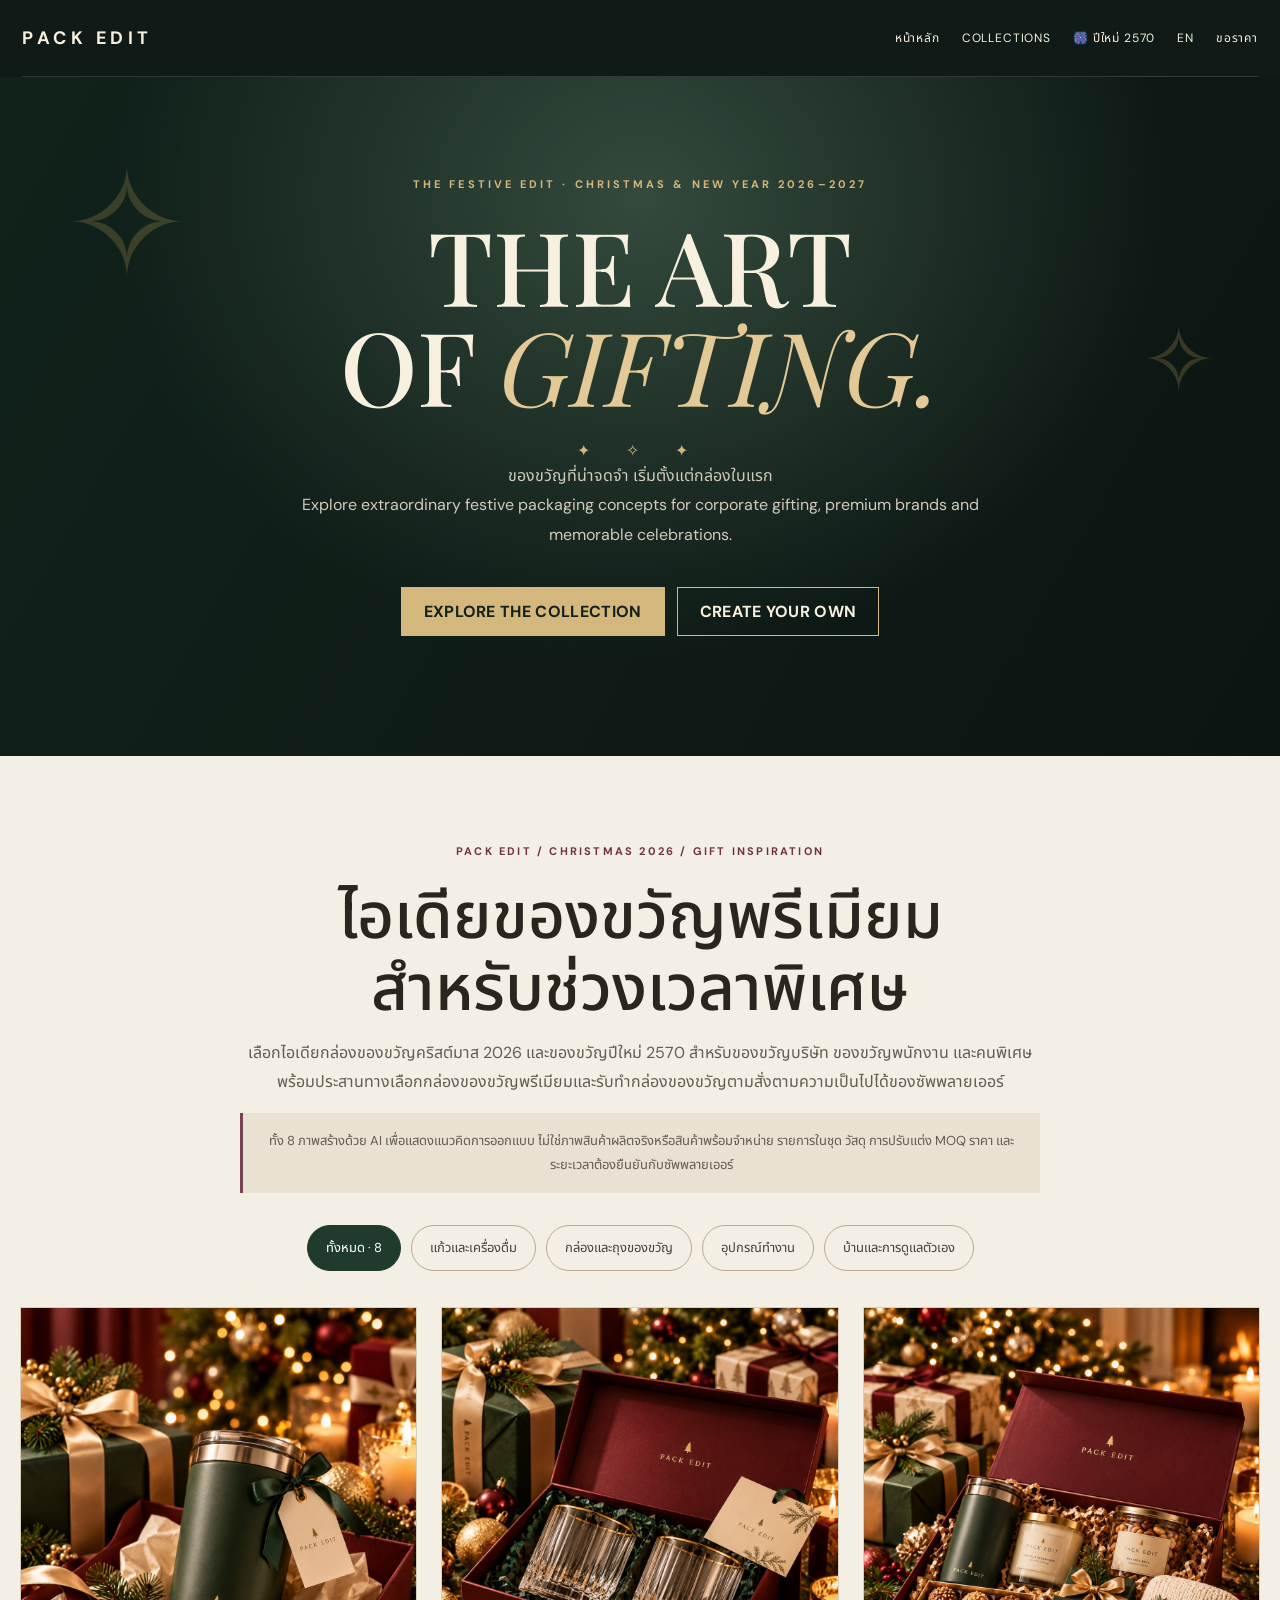
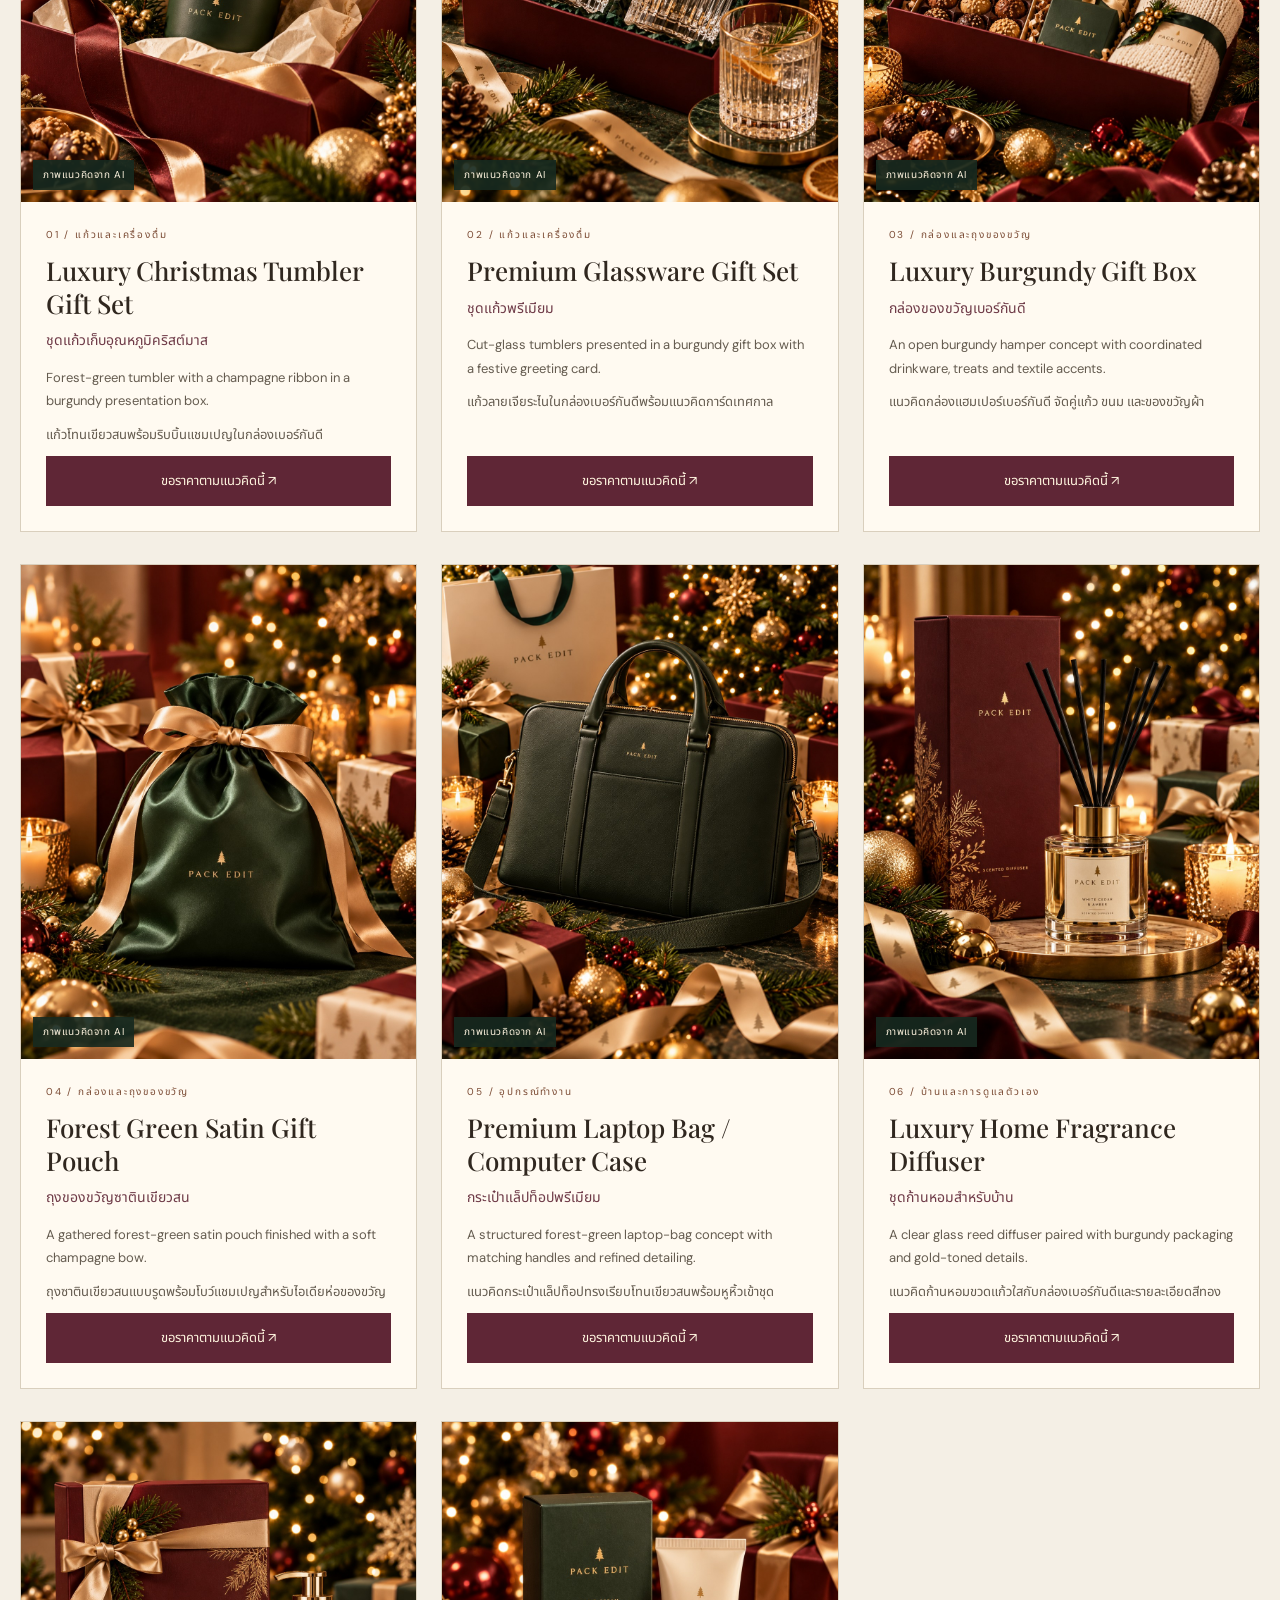
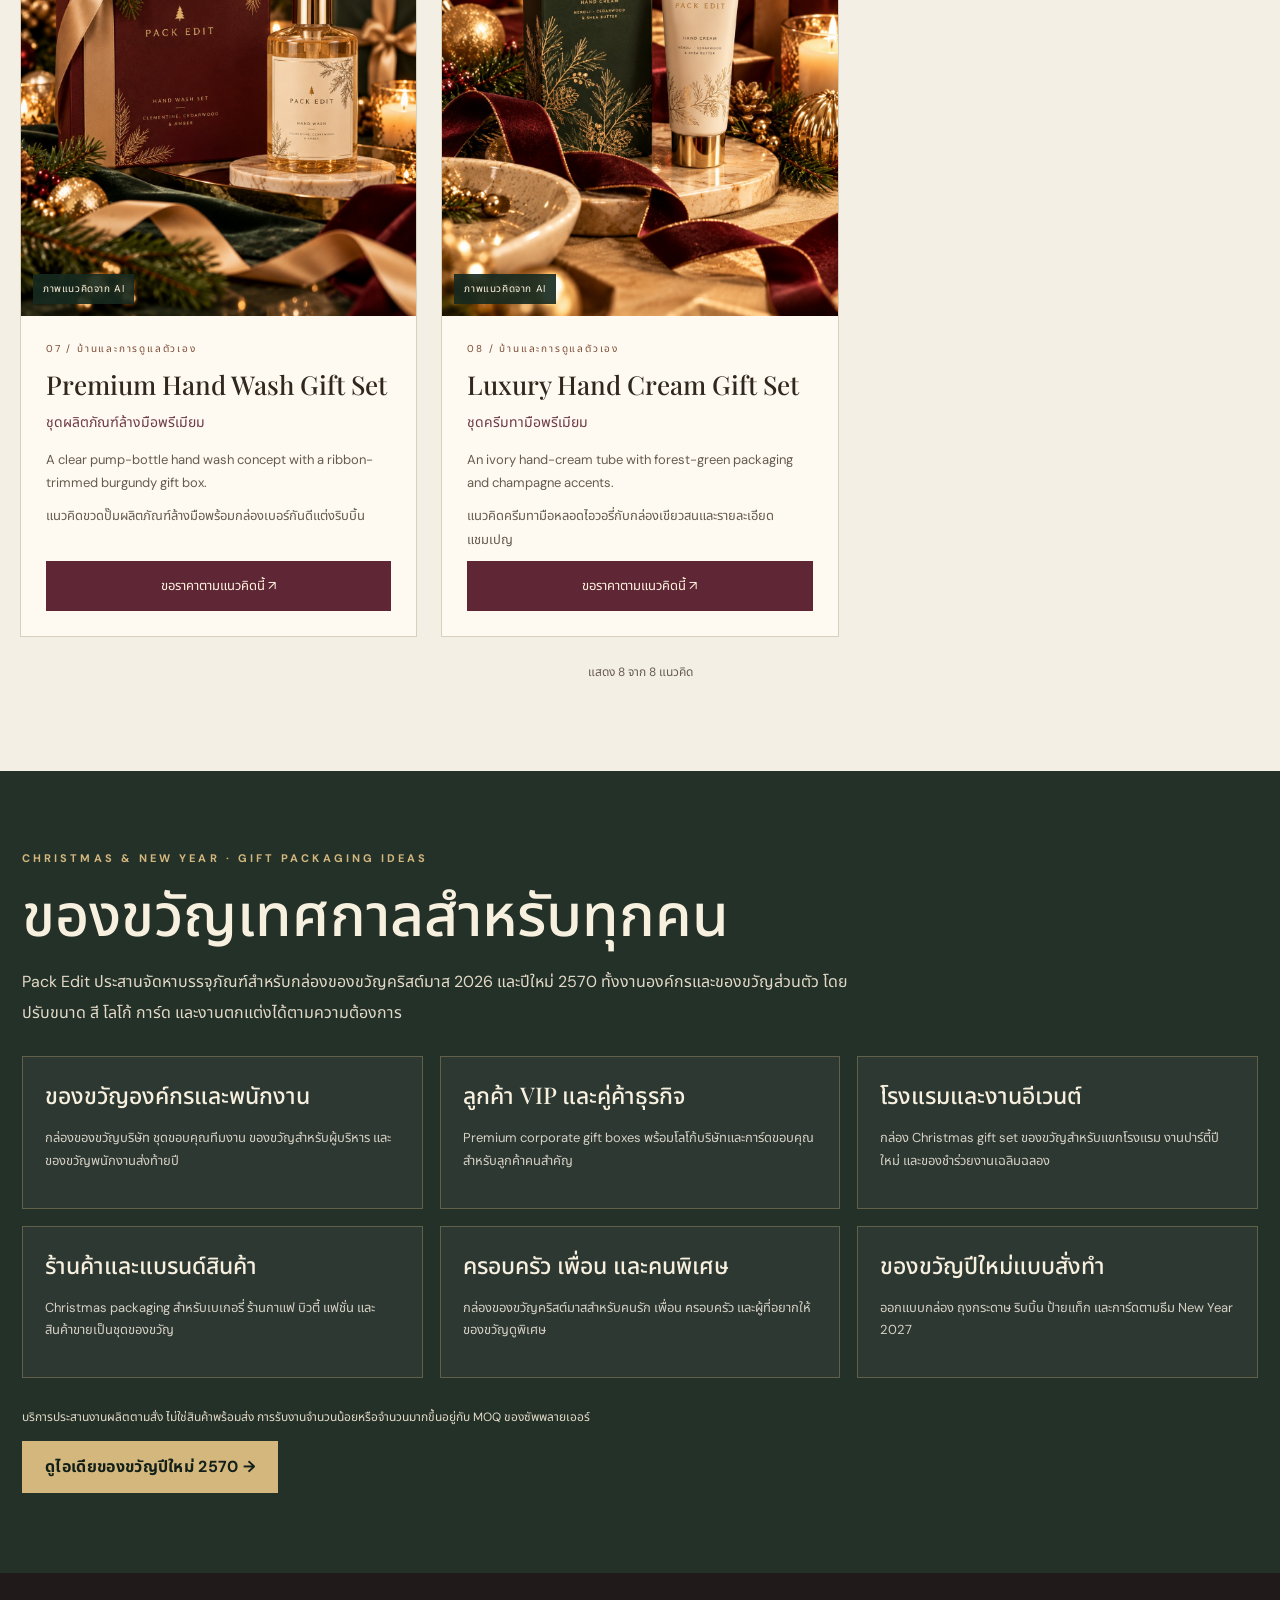
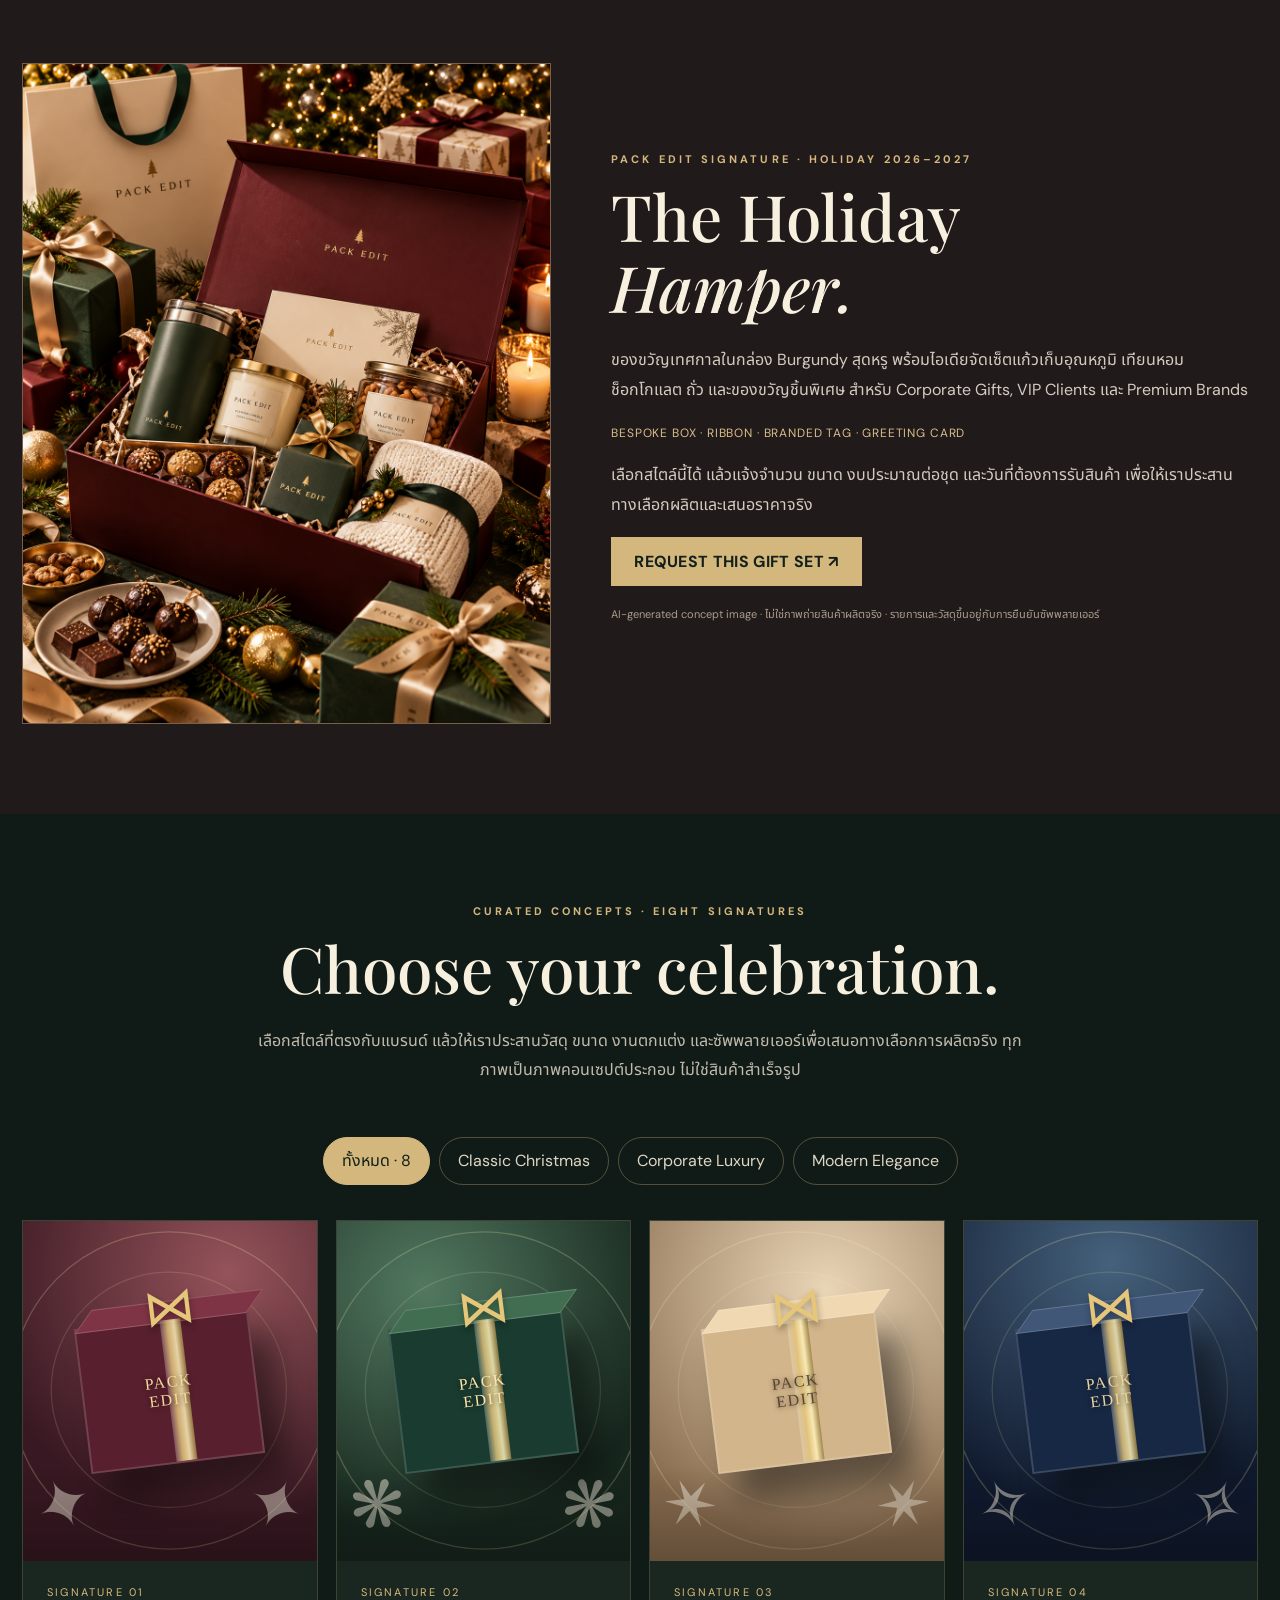
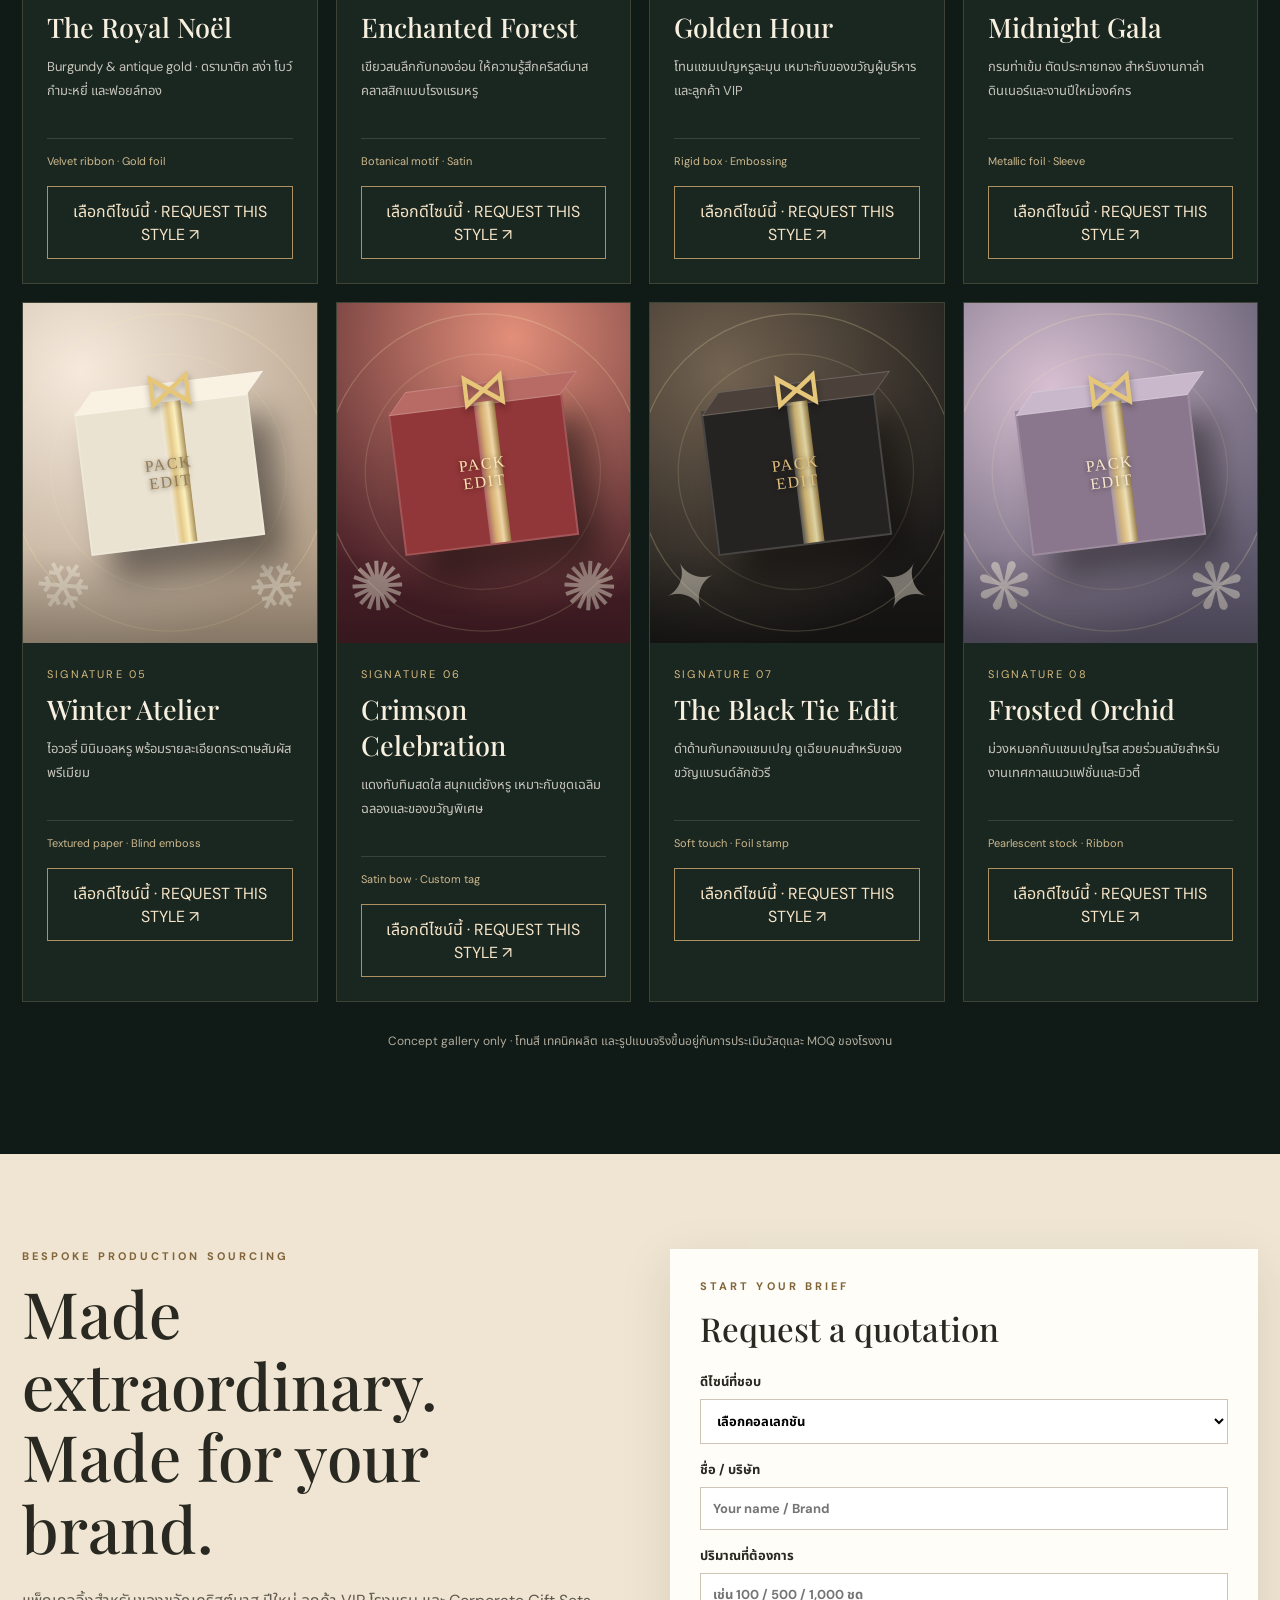
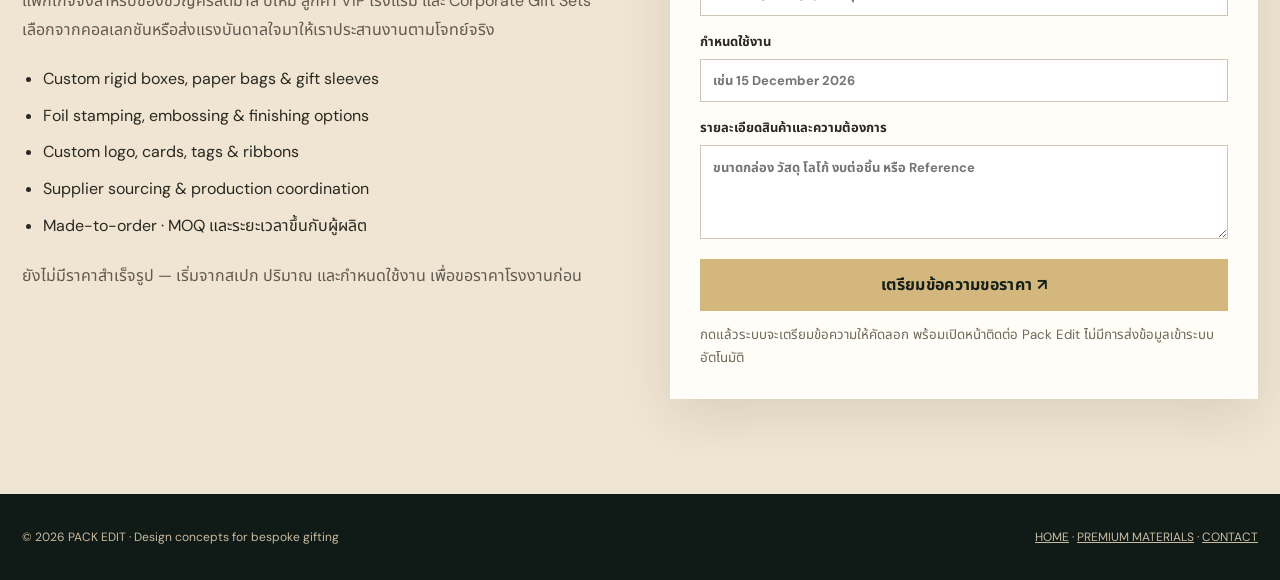
<file: holiday/index.html>
<!doctype html>
<html lang="th"><head><meta charset="utf-8"><meta name="viewport" content="width=device-width,initial-scale=1">
<link rel="alternate" hreflang="th" href="https://packaging-service-site-otterandowl-dd.vercel.app/holiday/"><link rel="alternate" hreflang="en" href="https://packaging-service-site-otterandowl-dd.vercel.app/holiday/en/"><link rel="alternate" hreflang="x-default" href="https://packaging-service-site-otterandowl-dd.vercel.app/holiday/"><title>กล่องของขวัญคริสต์มาส 2026 และปีใหม่ 2570 | Pack Edit</title>
<meta name="description" content="ไอเดียกล่องของขวัญคริสต์มาส 2026 และปีใหม่ 2570 สำหรับบริษัท พนักงาน ลูกค้า โรงแรม ร้านค้า เพื่อน และครอบครัว รับประสานผลิตกล่องของขวัญพรีเมียม">
<link rel="canonical" href="https://packaging-service-site-otterandowl-dd.vercel.app/holiday/">
<link rel="preconnect" href="https://fonts.googleapis.com"><link rel="preconnect" href="https://fonts.gstatic.com" crossorigin>
<link href="https://fonts.googleapis.com/css2?family=DM+Sans:wght@400;500;600;700&family=Playfair+Display:wght@400;500;600&family=Noto+Sans+Thai:wght@400;500;600&display=swap" rel="stylesheet">
<style>
:root{--bg:#101b18;--ink:#f8f0df;--gold:#d4b77d;--muted:#c2bbac}*{box-sizing:border-box}html{scroll-behavior:smooth}body{margin:0;background:var(--bg);color:var(--ink);font-family:"DM Sans","Noto Sans Thai",sans-serif}a{color:inherit;text-decoration:none}button,input,select,textarea{font:inherit}.shell{width:min(1240px,calc(100% - 44px));margin:auto}
nav{display:flex;justify-content:space-between;align-items:center;padding:26px 0;border-bottom:1px solid #ffffff23;gap:16px}.logo{font-size:18px;letter-spacing:.25em;font-weight:700}.links{display:flex;gap:22px;align-items:center;font-size:12px;letter-spacing:.07em}.links a:hover{color:var(--gold)}.button{border:1px solid var(--gold);background:var(--gold);color:#13201a;padding:13px 22px;display:inline-block;text-align:center;cursor:pointer;font-weight:700;letter-spacing:.02em}.button.outline{background:transparent;color:var(--ink)}.button:hover{filter:brightness(1.12)}.eyebrow{font-size:11px;letter-spacing:.28em;color:var(--gold);font-weight:700;text-transform:uppercase}h1,h2,h3{font-family:"Playfair Display","Noto Sans Thai",serif;font-weight:500}h1{font-size:clamp(55px,8vw,116px);line-height:.98;margin:24px 0}h2{font-size:clamp(38px,5vw,66px);line-height:1.12;margin:14px 0 22px}p{line-height:1.85}.hero{position:relative;padding:100px 0 120px;text-align:center;overflow:hidden;background:radial-gradient(ellipse at 50% 18%,#344a3d 0,transparent 58%),linear-gradient(120deg,#11221b,#0c1512)}.hero:before,.hero:after{content:"✧";font:150px Georgia;color:#b99d5940;position:absolute;top:60px;left:5%}.hero:after{left:auto;right:5%;top:230px;font-size:90px}.hero .intro{max-width:680px;margin:auto;color:#d0cbbb;font-size:16px}.hero em{color:#e2c996;font-weight:400}.hero .buttons{display:flex;justify-content:center;gap:12px;flex-wrap:wrap;margin-top:38px}.spark{color:var(--gold);letter-spacing:1em}.section{padding:90px 0}.section-copy{text-align:center;max-width:790px;margin:0 auto 52px}.section-copy p{color:var(--muted)}.filters{display:flex;justify-content:center;gap:9px;flex-wrap:wrap;margin-bottom:35px}.filter{border:1px solid #b7a37565;border-radius:99px;background:transparent;color:#e0d6c4;padding:11px 18px;cursor:pointer}.filter.active{background:#d4b77d;color:#122118;border-color:#d4b77d}.grid{display:grid;grid-template-columns:repeat(4,1fr);gap:18px}.item{background:#1a2721;border:1px solid #ead39a2b;overflow:hidden;transition:transform .25s,border-color .25s}.item:hover{transform:translateY(-5px);border-color:#d4b77d}.item[hidden]{display:none}.art{height:340px;position:relative;display:flex;align-items:center;justify-content:center;overflow:hidden;isolation:isolate}.art:after{content:"";position:absolute;bottom:0;left:0;right:0;height:28%;background:linear-gradient(0deg,#0004,transparent);pointer-events:none}.art .halo{width:245px;height:245px;border:1px solid #f5e9b039;border-radius:100%;position:absolute;transform:scale(1.3)}.art .halo:before{content:"";width:180px;height:180px;border:1px solid #f5e9b024;border-radius:100%;position:absolute;top:30px;left:30px}.art .boxmock{z-index:2;width:175px;height:146px;position:relative;display:grid;place-items:center;box-shadow:20px 27px 32px #0007;transform:rotate(-7deg);border:2px solid #ffffff28;background:var(--gift);color:var(--foil)}.art .boxmock:before{content:"";position:absolute;top:-19px;height:20px;left:8px;right:-10px;transform:skewX(-42deg);background:var(--lid);border:1px solid #ffffff30}.art .boxmock:after{content:"";height:100%;width:21px;position:absolute;left:49%;background:linear-gradient(90deg,#ffffff44,#e3c47a,#fff2ba,#9b7f42);opacity:.85}.boxmock b{font-family:Georgia,serif;font-weight:400;letter-spacing:.1em;z-index:1;text-align:center;font-size:16px;text-shadow:0 1px 5px #0008}.bow{position:absolute;top:-38px;left:70px;font-size:51px;line-height:1;color:#e6c77a;z-index:4;text-shadow:0 4px 7px #0005}.art .sprig{position:absolute;font-size:68px;opacity:.5;bottom:12px;left:13px;transform:rotate(-25deg)}.art .sprig.right{left:auto;right:13px;transform:rotate(25deg)}.burgundy{--gift:#581f2e;--lid:#7e3444;--foil:#f5d79e;background:radial-gradient(circle at 70% 15%,#95535a,#381822 72%)}.evergreen{--gift:#193b30;--lid:#416e51;--foil:#ffe5aa;background:radial-gradient(circle at 30% 20%,#527960,#17271e 72%)}.champagne{--gift:#d2b58b;--lid:#f0d8b2;--foil:#5a4532;background:radial-gradient(circle at 60% 20%,#e9d6b6,#886b4e 80%)}.midnight{--gift:#172844;--lid:#405778;--foil:#e9d4a1;background:radial-gradient(circle at 50% 12%,#45617c,#101a2e 76%)}.ivory{--gift:#ebe3d1;--lid:#f9f1e2;--foil:#967a50;background:radial-gradient(circle at 20% 20%,#f6eadd,#b6a28b 80%)}.ruby{--gift:#913639;--lid:#b86b64;--foil:#ffe3b0;background:radial-gradient(circle at 60% 10%,#e28f7a,#492028 80%)}.black{--gift:#252322;--lid:#4b413a;--foil:#e1c07e;background:radial-gradient(circle at 25% 20%,#736351,#1a1918 80%)}.lilac{--gift:#8b778d;--lid:#c9b8cb;--foil:#f8e7cd;background:radial-gradient(circle at 30% 25%,#d8c0d2,#625c71 80%)}.item-body{padding:24px}.code{color:#d6b97c;font-size:11px;letter-spacing:.2em}.item h3{font-size:27px;margin:10px 0}.item p{font-size:13px;color:#c7c4bb;min-height:70px;margin:0 0 13px}.tags{font-size:11px;color:#ceb98e;border-top:1px solid #ffffff20;padding-top:15px}.choose{width:100%;margin-top:18px;background:transparent;color:#f6e4c7;border:1px solid #ae9161;padding:13px;cursor:pointer}.choose:hover{background:#d4b77d;color:#152019}.note{font-size:12px;color:#b2ac9d;text-align:center;margin-top:28px}.details{background:#efe5d2;color:#292922;padding:95px 0}.details .eyebrow{color:#81643a}.detailgrid{display:grid;grid-template-columns:1fr 1fr;gap:60px;align-items:start}.details p{color:#605a51}.detailgrid ul{line-height:2.3;padding-left:21px}.form{background:#fffdf8;padding:30px;box-shadow:0 16px 50px #2c24131c}.form label{display:block;font-size:13px;font-weight:700;margin:0 0 16px}.form input,.form select,.form textarea{width:100%;border:1px solid #cec5b7;background:#fff;padding:12px;margin-top:7px;border-radius:0}.form .button{width:100%}.form small{display:block;margin-top:13px;color:#716959;line-height:1.7}.foot{padding:35px 0;display:flex;justify-content:space-between;gap:12px;color:#c8bb9f;font-size:12px}.foot a{text-decoration:underline}
@media(max-width:1050px){.grid{grid-template-columns:repeat(2,1fr)}}@media(max-width:650px){nav{align-items:flex-start}.links{gap:10px;flex-wrap:wrap;justify-content:flex-end}.links .hide-mobile{display:none}.hero{padding:77px 0}.grid{grid-template-columns:1fr}.art{height:360px}.detailgrid{grid-template-columns:1fr;gap:30px}.foot{flex-direction:column}.section{padding:65px 0}} 
</style><link rel="stylesheet" href="/assets/holiday/gallery.css"><script src="/assets/holiday/gallery.js" defer></script><script type="application/ld+json">{"@context":"https://schema.org","@type":"ItemList","name":"แนวคิดของขวัญคริสต์มาส 2026 และปีใหม่ 2570","itemListElement":[{"@type":"ListItem","position":1,"url":"https://packaging-service-site-otterandowl-dd.vercel.app/holiday/#gift-tumbler","name":"Luxury Christmas Tumbler Gift Set","description":"Forest-green tumbler with a champagne ribbon in a burgundy presentation box. AI-generated inspiration only; not available inventory."},{"@type":"ListItem","position":2,"url":"https://packaging-service-site-otterandowl-dd.vercel.app/holiday/#gift-glassware","name":"Premium Glassware Gift Set","description":"Cut-glass tumblers presented in a burgundy gift box with a festive greeting card. AI-generated inspiration only; not available inventory."},{"@type":"ListItem","position":3,"url":"https://packaging-service-site-otterandowl-dd.vercel.app/holiday/#gift-gift-box","name":"Luxury Burgundy Gift Box","description":"An open burgundy hamper concept with coordinated drinkware, treats and textile accents. AI-generated inspiration only; not available inventory."},{"@type":"ListItem","position":4,"url":"https://packaging-service-site-otterandowl-dd.vercel.app/holiday/#gift-pouch","name":"Forest Green Satin Gift Pouch","description":"A gathered forest-green satin pouch finished with a soft champagne bow. AI-generated inspiration only; not available inventory."},{"@type":"ListItem","position":5,"url":"https://packaging-service-site-otterandowl-dd.vercel.app/holiday/#gift-laptop-bag","name":"Premium Laptop Bag / Computer Case","description":"A structured forest-green laptop-bag concept with matching handles and refined detailing. AI-generated inspiration only; not available inventory."},{"@type":"ListItem","position":6,"url":"https://packaging-service-site-otterandowl-dd.vercel.app/holiday/#gift-diffuser","name":"Luxury Home Fragrance Diffuser","description":"A clear glass reed diffuser paired with burgundy packaging and gold-toned details. AI-generated inspiration only; not available inventory."},{"@type":"ListItem","position":7,"url":"https://packaging-service-site-otterandowl-dd.vercel.app/holiday/#gift-hand-wash","name":"Premium Hand Wash Gift Set","description":"A clear pump-bottle hand wash concept with a ribbon-trimmed burgundy gift box. AI-generated inspiration only; not available inventory."},{"@type":"ListItem","position":8,"url":"https://packaging-service-site-otterandowl-dd.vercel.app/holiday/#gift-hand-cream","name":"Luxury Hand Cream Gift Set","description":"An ivory hand-cream tube with forest-green packaging and champagne accents. AI-generated inspiration only; not available inventory."}]}</script></head><body>
<nav class="shell"><a class="logo" href="/">PACK EDIT</a><div class="links"><a class="hide-mobile" href="/">หน้าหลัก</a><a href="#collection">COLLECTIONS</a><a href="/new-year/">🎆 ปีใหม่ 2570</a><a href="/holiday/en/" aria-label="English language">EN</a><a href="#enquiry">ขอราคา</a></div></nav>
<header class="hero"><div class="shell"><div class="eyebrow">The festive edit · Christmas & New Year 2026–2027</div><h1>THE ART<br>OF <em>GIFTING.</em></h1><div class="spark">✦ ✧ ✦</div><p class="intro">ของขวัญที่น่าจดจำ เริ่มตั้งแต่กล่องใบแรก<br>Explore extraordinary festive packaging concepts for corporate gifting, premium brands and memorable celebrations.</p><div class="buttons"><a class="button" href="#collection">EXPLORE THE COLLECTION</a><a class="button outline" href="#enquiry">CREATE YOUR OWN</a></div></div></header>
<main><section id="gift-inspiration" class="pe-gallery" data-pe-gallery data-lang="th" aria-labelledby="gift-inspiration-title"><div class="pe-gallery__inner"><div class="pe-gallery__head"><div class="pe-gallery__eyebrow">PACK EDIT / CHRISTMAS 2026 / GIFT INSPIRATION</div><h2 id="gift-inspiration-title">ไอเดียของขวัญพรีเมียม<br>สำหรับช่วงเวลาพิเศษ</h2><p>เลือกไอเดียกล่องของขวัญคริสต์มาส 2026 และของขวัญปีใหม่ 2570 สำหรับของขวัญบริษัท ของขวัญพนักงาน และคนพิเศษ พร้อมประสานทางเลือกกล่องของขวัญพรีเมียมและรับทำกล่องของขวัญตามสั่งตามความเป็นไปได้ของซัพพลายเออร์</p><p class="pe-gallery__notice">ทั้ง 8 ภาพสร้างด้วย AI เพื่อแสดงแนวคิดการออกแบบ ไม่ใช่ภาพสินค้าผลิตจริงหรือสินค้าพร้อมจำหน่าย รายการในชุด วัสดุ การปรับแต่ง MOQ ราคา และระยะเวลาต้องยืนยันกับซัพพลายเออร์</p></div><div class="pe-gallery__filters" role="group" aria-label="กรองแนวคิดของขวัญ"><button type="button" class="pe-gallery__filter" data-pe-filter="all" aria-pressed="true">ทั้งหมด · 8</button><button type="button" class="pe-gallery__filter" data-pe-filter="drinkware" aria-pressed="false">แก้วและเครื่องดื่ม</button><button type="button" class="pe-gallery__filter" data-pe-filter="packaging" aria-pressed="false">กล่องและถุงของขวัญ</button><button type="button" class="pe-gallery__filter" data-pe-filter="accessories" aria-pressed="false">อุปกรณ์ทำงาน</button><button type="button" class="pe-gallery__filter" data-pe-filter="wellness" aria-pressed="false">บ้านและการดูแลตัวเอง</button></div><div class="pe-gallery__grid"><article class="pe-gallery__card" id="gift-tumbler" data-pe-category="drinkware"><figure class="pe-gallery__photo"><img src="/assets/holiday/luxury_christmas_tumbler_gift_set.jpg" width="1122" height="1402" loading="lazy" decoding="async" alt="แก้วโทนเขียวสนพร้อมริบบิ้นแชมเปญในกล่องเบอร์กันดี — ภาพแนวคิดสร้างด้วย AI"><figcaption class="pe-gallery__badge">ภาพแนวคิดจาก AI</figcaption></figure><div class="pe-gallery__body"><span class="pe-gallery__category">01 / แก้วและเครื่องดื่ม</span><h3>Luxury Christmas Tumbler Gift Set</h3><p class="pe-gallery__thai" lang="th">ชุดแก้วเก็บอุณหภูมิคริสต์มาส</p><p class="pe-gallery__description" lang="en">Forest-green tumbler with a champagne ribbon in a burgundy presentation box.</p><p class="pe-gallery__description" lang="th">แก้วโทนเขียวสนพร้อมริบบิ้นแชมเปญในกล่องเบอร์กันดี</p><a class="pe-gallery__quote" data-pe-gift="tumbler" href="/holiday/?gift=tumbler#enquiry">ขอราคาตามแนวคิดนี้ ↗</a></div></article>
<article class="pe-gallery__card" id="gift-glassware" data-pe-category="drinkware"><figure class="pe-gallery__photo"><img src="/assets/holiday/luxury_pack_edit_christmas_gift_set.jpg" width="1122" height="1402" loading="lazy" decoding="async" alt="แก้วลายเจียระไนในกล่องเบอร์กันดีพร้อมแนวคิดการ์ดเทศกาล — ภาพแนวคิดสร้างด้วย AI"><figcaption class="pe-gallery__badge">ภาพแนวคิดจาก AI</figcaption></figure><div class="pe-gallery__body"><span class="pe-gallery__category">02 / แก้วและเครื่องดื่ม</span><h3>Premium Glassware Gift Set</h3><p class="pe-gallery__thai" lang="th">ชุดแก้วพรีเมียม</p><p class="pe-gallery__description" lang="en">Cut-glass tumblers presented in a burgundy gift box with a festive greeting card.</p><p class="pe-gallery__description" lang="th">แก้วลายเจียระไนในกล่องเบอร์กันดีพร้อมแนวคิดการ์ดเทศกาล</p><a class="pe-gallery__quote" data-pe-gift="glassware" href="/holiday/?gift=glassware#enquiry">ขอราคาตามแนวคิดนี้ ↗</a></div></article>
<article class="pe-gallery__card" id="gift-gift-box" data-pe-category="packaging"><figure class="pe-gallery__photo"><img src="/assets/holiday/luxury_burgundy_christmas_gift_box.jpg" width="1122" height="1402" loading="lazy" decoding="async" alt="แนวคิดกล่องแฮมเปอร์เบอร์กันดี จัดคู่แก้ว ขนม และของขวัญผ้า — ภาพแนวคิดสร้างด้วย AI"><figcaption class="pe-gallery__badge">ภาพแนวคิดจาก AI</figcaption></figure><div class="pe-gallery__body"><span class="pe-gallery__category">03 / กล่องและถุงของขวัญ</span><h3>Luxury Burgundy Gift Box</h3><p class="pe-gallery__thai" lang="th">กล่องของขวัญเบอร์กันดี</p><p class="pe-gallery__description" lang="en">An open burgundy hamper concept with coordinated drinkware, treats and textile accents.</p><p class="pe-gallery__description" lang="th">แนวคิดกล่องแฮมเปอร์เบอร์กันดี จัดคู่แก้ว ขนม และของขวัญผ้า</p><a class="pe-gallery__quote" data-pe-gift="gift-box" href="/holiday/?gift=gift-box#enquiry">ขอราคาตามแนวคิดนี้ ↗</a></div></article>
<article class="pe-gallery__card" id="gift-pouch" data-pe-category="packaging"><figure class="pe-gallery__photo"><img src="/assets/holiday/luxury_green_satin_holiday_gift_pouch.jpg" width="1122" height="1402" loading="lazy" decoding="async" alt="ถุงซาตินเขียวสนแบบรูดพร้อมโบว์แชมเปญสำหรับไอเดียห่อของขวัญ — ภาพแนวคิดสร้างด้วย AI"><figcaption class="pe-gallery__badge">ภาพแนวคิดจาก AI</figcaption></figure><div class="pe-gallery__body"><span class="pe-gallery__category">04 / กล่องและถุงของขวัญ</span><h3>Forest Green Satin Gift Pouch</h3><p class="pe-gallery__thai" lang="th">ถุงของขวัญซาตินเขียวสน</p><p class="pe-gallery__description" lang="en">A gathered forest-green satin pouch finished with a soft champagne bow.</p><p class="pe-gallery__description" lang="th">ถุงซาตินเขียวสนแบบรูดพร้อมโบว์แชมเปญสำหรับไอเดียห่อของขวัญ</p><a class="pe-gallery__quote" data-pe-gift="pouch" href="/holiday/?gift=pouch#enquiry">ขอราคาตามแนวคิดนี้ ↗</a></div></article>
<article class="pe-gallery__card" id="gift-laptop-bag" data-pe-category="accessories"><figure class="pe-gallery__photo"><img src="/assets/holiday/luxury_forest_green_holiday_briefcase.jpg" width="1122" height="1402" loading="lazy" decoding="async" alt="แนวคิดกระเป๋าแล็ปท็อปทรงเรียบโทนเขียวสนพร้อมหูหิ้วเข้าชุด — ภาพแนวคิดสร้างด้วย AI"><figcaption class="pe-gallery__badge">ภาพแนวคิดจาก AI</figcaption></figure><div class="pe-gallery__body"><span class="pe-gallery__category">05 / อุปกรณ์ทำงาน</span><h3>Premium Laptop Bag / Computer Case</h3><p class="pe-gallery__thai" lang="th">กระเป๋าแล็ปท็อปพรีเมียม</p><p class="pe-gallery__description" lang="en">A structured forest-green laptop-bag concept with matching handles and refined detailing.</p><p class="pe-gallery__description" lang="th">แนวคิดกระเป๋าแล็ปท็อปทรงเรียบโทนเขียวสนพร้อมหูหิ้วเข้าชุด</p><a class="pe-gallery__quote" data-pe-gift="laptop-bag" href="/holiday/?gift=laptop-bag#enquiry">ขอราคาตามแนวคิดนี้ ↗</a></div></article>
<article class="pe-gallery__card" id="gift-diffuser" data-pe-category="wellness"><figure class="pe-gallery__photo"><img src="/assets/holiday/luxury_christmas_diffuser_gift_set.jpg" width="1122" height="1402" loading="lazy" decoding="async" alt="แนวคิดก้านหอมขวดแก้วใสกับกล่องเบอร์กันดีและรายละเอียดสีทอง — ภาพแนวคิดสร้างด้วย AI"><figcaption class="pe-gallery__badge">ภาพแนวคิดจาก AI</figcaption></figure><div class="pe-gallery__body"><span class="pe-gallery__category">06 / บ้านและการดูแลตัวเอง</span><h3>Luxury Home Fragrance Diffuser</h3><p class="pe-gallery__thai" lang="th">ชุดก้านหอมสำหรับบ้าน</p><p class="pe-gallery__description" lang="en">A clear glass reed diffuser paired with burgundy packaging and gold-toned details.</p><p class="pe-gallery__description" lang="th">แนวคิดก้านหอมขวดแก้วใสกับกล่องเบอร์กันดีและรายละเอียดสีทอง</p><a class="pe-gallery__quote" data-pe-gift="diffuser" href="/holiday/?gift=diffuser#enquiry">ขอราคาตามแนวคิดนี้ ↗</a></div></article>
<article class="pe-gallery__card" id="gift-hand-wash" data-pe-category="wellness"><figure class="pe-gallery__photo"><img src="/assets/holiday/pack_edit_festive_hand_wash_gift_set.jpg" width="1122" height="1402" loading="lazy" decoding="async" alt="แนวคิดขวดปั๊มผลิตภัณฑ์ล้างมือพร้อมกล่องเบอร์กันดีแต่งริบบิ้น — ภาพแนวคิดสร้างด้วย AI"><figcaption class="pe-gallery__badge">ภาพแนวคิดจาก AI</figcaption></figure><div class="pe-gallery__body"><span class="pe-gallery__category">07 / บ้านและการดูแลตัวเอง</span><h3>Premium Hand Wash Gift Set</h3><p class="pe-gallery__thai" lang="th">ชุดผลิตภัณฑ์ล้างมือพรีเมียม</p><p class="pe-gallery__description" lang="en">A clear pump-bottle hand wash concept with a ribbon-trimmed burgundy gift box.</p><p class="pe-gallery__description" lang="th">แนวคิดขวดปั๊มผลิตภัณฑ์ล้างมือพร้อมกล่องเบอร์กันดีแต่งริบบิ้น</p><a class="pe-gallery__quote" data-pe-gift="hand-wash" href="/holiday/?gift=hand-wash#enquiry">ขอราคาตามแนวคิดนี้ ↗</a></div></article>
<article class="pe-gallery__card" id="gift-hand-cream" data-pe-category="wellness"><figure class="pe-gallery__photo"><img src="/assets/holiday/luxury_festive_hand_cream_gift_set.jpg" width="1122" height="1402" loading="lazy" decoding="async" alt="แนวคิดครีมทามือหลอดไอวอรี่กับกล่องเขียวสนและรายละเอียดแชมเปญ — ภาพแนวคิดสร้างด้วย AI"><figcaption class="pe-gallery__badge">ภาพแนวคิดจาก AI</figcaption></figure><div class="pe-gallery__body"><span class="pe-gallery__category">08 / บ้านและการดูแลตัวเอง</span><h3>Luxury Hand Cream Gift Set</h3><p class="pe-gallery__thai" lang="th">ชุดครีมทามือพรีเมียม</p><p class="pe-gallery__description" lang="en">An ivory hand-cream tube with forest-green packaging and champagne accents.</p><p class="pe-gallery__description" lang="th">แนวคิดครีมทามือหลอดไอวอรี่กับกล่องเขียวสนและรายละเอียดแชมเปญ</p><a class="pe-gallery__quote" data-pe-gift="hand-cream" href="/holiday/?gift=hand-cream#enquiry">ขอราคาตามแนวคิดนี้ ↗</a></div></article></div><p class="pe-gallery__count" data-pe-count role="status" aria-live="polite">แสดง 8 จาก 8 แนวคิด</p></div></section><style>.audience-seo{padding:80px 0;background:#243129;color:#f8f0df}.audience-seo h2{font-size:clamp(34px,5vw,59px)}.audience-seo>div>p{max-width:850px;line-height:1.9;color:#e3d9c7}.audience-grid{display:grid;grid-template-columns:repeat(3,1fr);gap:17px;margin:28px 0}.audience-grid article{border:1px solid #d4b77d50;padding:22px;background:#ffffff09}.audience-grid h3{font-size:23px;margin:0 0 12px}.audience-grid p{font-size:13px;line-height:1.75;color:#d6d0c5}.small-seo{font-size:12px}@media(max-width:800px){.audience-grid{grid-template-columns:1fr 1fr}}@media(max-width:520px){.audience-grid{grid-template-columns:1fr}}</style><section id="gift-occasions" class="audience-seo"><div class="shell"><div class="eyebrow">CHRISTMAS & NEW YEAR · GIFT PACKAGING IDEAS</div><h2>ของขวัญเทศกาลสำหรับทุกคน</h2><p>Pack Edit ประสานจัดหาบรรจุภัณฑ์สำหรับกล่องของขวัญคริสต์มาส 2026 และปีใหม่ 2570 ทั้งงานองค์กรและของขวัญส่วนตัว โดยปรับขนาด สี โลโก้ การ์ด และงานตกแต่งได้ตามความต้องการ</p><div class="audience-grid"><article><h3>ของขวัญองค์กรและพนักงาน</h3><p>กล่องของขวัญบริษัท ชุดขอบคุณทีมงาน ของขวัญสำหรับผู้บริหาร และของขวัญพนักงานส่งท้ายปี</p></article><article><h3>ลูกค้า VIP และคู่ค้าธุรกิจ</h3><p>Premium corporate gift boxes พร้อมโลโก้บริษัทและการ์ดขอบคุณสำหรับลูกค้าคนสำคัญ</p></article><article><h3>โรงแรมและงานอีเวนต์</h3><p>กล่อง Christmas gift set ของขวัญสำหรับแขกโรงแรม งานปาร์ตี้ปีใหม่ และของชำร่วยงานเฉลิมฉลอง</p></article><article><h3>ร้านค้าและแบรนด์สินค้า</h3><p>Christmas packaging สำหรับเบเกอรี่ ร้านกาแฟ บิวตี้ แฟชั่น และสินค้าขายเป็นชุดของขวัญ</p></article><article><h3>ครอบครัว เพื่อน และคนพิเศษ</h3><p>กล่องของขวัญคริสต์มาสสำหรับคนรัก เพื่อน ครอบครัว และผู้ที่อยากให้ของขวัญดูพิเศษ</p></article><article><h3>ของขวัญปีใหม่แบบสั่งทำ</h3><p>ออกแบบกล่อง ถุงกระดาษ ริบบิ้น ป้ายแท็ก และการ์ดตามธีม New Year 2027</p></article></div><p class="small-seo">บริการประสานงานผลิตตามสั่ง ไม่ใช่สินค้าพร้อมส่ง การรับงานจำนวนน้อยหรือจำนวนมากขึ้นอยู่กับ MOQ ของซัพพลายเออร์</p><a class="button" href="/new-year/">ดูไอเดียของขวัญปีใหม่ 2570 →</a></div></section><style>.featured-gift{padding:90px 0;background:#211a1a}.featured-layout{display:grid;grid-template-columns:.9fr 1.1fr;align-items:center;gap:60px}.featured-photo{border:1px solid #d4b77d66;background:#3c2527;overflow:hidden}.featured-photo img{width:100%;aspect-ratio:4/5;object-fit:cover;display:block}.featured-gift h2{font-size:clamp(38px,5vw,70px)}.featured-gift .gift-copy{color:#d4cbc0;line-height:1.9}.featured-gift .detail{color:#d8bd8a;font-size:12px;letter-spacing:.07em}.featured-gift .disclaimer{font-size:11px;color:#aa9b8c;margin-top:18px}@media(max-width:800px){.featured-layout{grid-template-columns:1fr;gap:30px}.featured-gift{padding:55px 0}}</style><section id="featured-gift" class="featured-gift"><div class="shell featured-layout"><div class="featured-photo"><img src="/Luxury%20PACK%20EDIT%20Christmas%20Hamper.png" alt="Pack Edit Holiday Hamper mockup with tumbler, candle, chocolates, nuts and textile" loading="lazy"></div><div><div class="eyebrow">PACK EDIT SIGNATURE · HOLIDAY 2026–2027</div><h2>The Holiday<br><em>Hamper.</em></h2><p class="gift-copy">ของขวัญเทศกาลในกล่อง Burgundy สุดหรู พร้อมไอเดียจัดเซ็ตแก้วเก็บอุณหภูมิ เทียนหอม ช็อกโกแลต ถั่ว และของขวัญชิ้นพิเศษ สำหรับ Corporate Gifts, VIP Clients และ Premium Brands</p><p class="detail">BESPOKE BOX · RIBBON · BRANDED TAG · GREETING CARD</p><p class="gift-copy">เลือกสไตล์นี้ได้ แล้วแจ้งจำนวน ขนาด งบประมาณต่อชุด และวันที่ต้องการรับสินค้า เพื่อให้เราประสานทางเลือกผลิตและเสนอราคาจริง</p><a class="button" href="#enquiry" id="hamperBtn">REQUEST THIS GIFT SET ↗</a><p class="disclaimer">AI-generated concept image · ไม่ใช่ภาพถ่ายสินค้าผลิตจริง · รายการและวัสดุขึ้นอยู่กับการยืนยันซัพพลายเออร์</p></div></div></section><section id="collection" class="section shell"><div class="section-copy"><div class="eyebrow">Curated concepts · Eight signatures</div><h2>Choose your celebration.</h2><p>เลือกสไตล์ที่ตรงกับแบรนด์ แล้วให้เราประสานวัสดุ ขนาด งานตกแต่ง และซัพพลายเออร์เพื่อเสนอทางเลือกการผลิตจริง ทุกภาพเป็นภาพคอนเซปต์ประกอบ ไม่ใช่สินค้าสำเร็จรูป</p></div>
<div class="filters"><button class="filter active" data-cat="all">ทั้งหมด · 8</button><button class="filter" data-cat="classic">Classic Christmas</button><button class="filter" data-cat="corporate">Corporate Luxury</button><button class="filter" data-cat="modern">Modern Elegance</button></div>
<div class="grid">
<article class="item" data-group="classic"><div class="art burgundy" role="img" aria-label="ภาพจำลองกล่องของขวัญ The Royal Noël"><div class="halo"></div><span class="sprig">✦</span><div class="boxmock"><span class="bow">⋈</span><b>PACK<br>EDIT</b></div><span class="sprig right">✦</span></div><div class="item-body"><div class="code">SIGNATURE 01</div><h3>The Royal Noël</h3><p>Burgundy & antique gold · ดรามาติก สง่า โบว์กำมะหยี่ และฟอยล์ทอง</p><div class="tags">Velvet ribbon · Gold foil</div><button class="choose" data-select="The Royal Noël">เลือกดีไซน์นี้ · REQUEST THIS STYLE ↗</button></div></article><article class="item" data-group="classic"><div class="art evergreen" role="img" aria-label="ภาพจำลองกล่องของขวัญ Enchanted Forest"><div class="halo"></div><span class="sprig">❋</span><div class="boxmock"><span class="bow">⋈</span><b>PACK<br>EDIT</b></div><span class="sprig right">❋</span></div><div class="item-body"><div class="code">SIGNATURE 02</div><h3>Enchanted Forest</h3><p>เขียวสนลึกกับทองอ่อน ให้ความรู้สึกคริสต์มาสคลาสสิกแบบโรงแรมหรู</p><div class="tags">Botanical motif · Satin</div><button class="choose" data-select="Enchanted Forest">เลือกดีไซน์นี้ · REQUEST THIS STYLE ↗</button></div></article><article class="item" data-group="corporate"><div class="art champagne" role="img" aria-label="ภาพจำลองกล่องของขวัญ Golden Hour"><div class="halo"></div><span class="sprig">✶</span><div class="boxmock"><span class="bow">⋈</span><b>PACK<br>EDIT</b></div><span class="sprig right">✶</span></div><div class="item-body"><div class="code">SIGNATURE 03</div><h3>Golden Hour</h3><p>โทนแชมเปญหรูละมุน เหมาะกับของขวัญผู้บริหารและลูกค้า VIP</p><div class="tags">Rigid box · Embossing</div><button class="choose" data-select="Golden Hour">เลือกดีไซน์นี้ · REQUEST THIS STYLE ↗</button></div></article><article class="item" data-group="corporate"><div class="art midnight" role="img" aria-label="ภาพจำลองกล่องของขวัญ Midnight Gala"><div class="halo"></div><span class="sprig">✧</span><div class="boxmock"><span class="bow">⋈</span><b>PACK<br>EDIT</b></div><span class="sprig right">✧</span></div><div class="item-body"><div class="code">SIGNATURE 04</div><h3>Midnight Gala</h3><p>กรมท่าเข้ม ตัดประกายทอง สำหรับงานกาล่าดินเนอร์และงานปีใหม่องค์กร</p><div class="tags">Metallic foil · Sleeve</div><button class="choose" data-select="Midnight Gala">เลือกดีไซน์นี้ · REQUEST THIS STYLE ↗</button></div></article><article class="item" data-group="modern"><div class="art ivory" role="img" aria-label="ภาพจำลองกล่องของขวัญ Winter Atelier"><div class="halo"></div><span class="sprig">❄</span><div class="boxmock"><span class="bow">⋈</span><b>PACK<br>EDIT</b></div><span class="sprig right">❄</span></div><div class="item-body"><div class="code">SIGNATURE 05</div><h3>Winter Atelier</h3><p>ไอวอรี่ มินิมอลหรู พร้อมรายละเอียดกระดาษสัมผัสพรีเมียม</p><div class="tags">Textured paper · Blind emboss</div><button class="choose" data-select="Winter Atelier">เลือกดีไซน์นี้ · REQUEST THIS STYLE ↗</button></div></article><article class="item" data-group="classic"><div class="art ruby" role="img" aria-label="ภาพจำลองกล่องของขวัญ Crimson Celebration"><div class="halo"></div><span class="sprig">✺</span><div class="boxmock"><span class="bow">⋈</span><b>PACK<br>EDIT</b></div><span class="sprig right">✺</span></div><div class="item-body"><div class="code">SIGNATURE 06</div><h3>Crimson Celebration</h3><p>แดงทับทิมสดใส สนุกแต่ยังหรู เหมาะกับชุดเฉลิมฉลองและของขวัญพิเศษ</p><div class="tags">Satin bow · Custom tag</div><button class="choose" data-select="Crimson Celebration">เลือกดีไซน์นี้ · REQUEST THIS STYLE ↗</button></div></article><article class="item" data-group="corporate"><div class="art black" role="img" aria-label="ภาพจำลองกล่องของขวัญ The Black Tie Edit"><div class="halo"></div><span class="sprig">✦</span><div class="boxmock"><span class="bow">⋈</span><b>PACK<br>EDIT</b></div><span class="sprig right">✦</span></div><div class="item-body"><div class="code">SIGNATURE 07</div><h3>The Black Tie Edit</h3><p>ดำด้านกับทองแชมเปญ ดูเฉียบคมสำหรับของขวัญแบรนด์ลักชัวรี</p><div class="tags">Soft touch · Foil stamp</div><button class="choose" data-select="The Black Tie Edit">เลือกดีไซน์นี้ · REQUEST THIS STYLE ↗</button></div></article><article class="item" data-group="modern"><div class="art lilac" role="img" aria-label="ภาพจำลองกล่องของขวัญ Frosted Orchid"><div class="halo"></div><span class="sprig">❋</span><div class="boxmock"><span class="bow">⋈</span><b>PACK<br>EDIT</b></div><span class="sprig right">❋</span></div><div class="item-body"><div class="code">SIGNATURE 08</div><h3>Frosted Orchid</h3><p>ม่วงหมอกกับแชมเปญโรส สวยร่วมสมัยสำหรับงานเทศกาลแนวแฟชั่นและบิวตี้</p><div class="tags">Pearlescent stock · Ribbon</div><button class="choose" data-select="Frosted Orchid">เลือกดีไซน์นี้ · REQUEST THIS STYLE ↗</button></div></article>
</div><p class="note">Concept gallery only · โทนสี เทคนิคผลิต และรูปแบบจริงขึ้นอยู่กับการประเมินวัสดุและ MOQ ของโรงงาน</p></section>
<section id="enquiry" class="details"><div class="shell detailgrid"><div><div class="eyebrow">Bespoke production sourcing</div><h2>Made extraordinary.<br>Made for your brand.</h2><p>แพ็กเกจจิ้งสำหรับของขวัญคริสต์มาส ปีใหม่ ลูกค้า VIP โรงแรม และ Corporate Gift Sets เลือกจากคอลเลกชันหรือส่งแรงบันดาลใจมาให้เราประสานงานตามโจทย์จริง</p><ul><li>Custom rigid boxes, paper bags & gift sleeves</li><li>Foil stamping, embossing & finishing options</li><li>Custom logo, cards, tags & ribbons</li><li>Supplier sourcing & production coordination</li><li>Made-to-order · MOQ และระยะเวลาขึ้นกับผู้ผลิต</li></ul><p>ยังไม่มีราคาสำเร็จรูป — เริ่มจากสเปก ปริมาณ และกำหนดใช้งาน เพื่อขอราคาโรงงานก่อน</p></div>
<form id="giftForm" class="form"><div class="eyebrow">Start your brief</div><h3 style="font-size:33px;margin:13px 0 22px">Request a quotation</h3>
<label>ดีไซน์ที่ชอบ<select id="style" required><option value="">เลือกคอลเลกชัน</option><option>The Royal Noël</option><option>Enchanted Forest</option><option>Golden Hour</option><option>Midnight Gala</option><option>Winter Atelier</option><option>Crimson Celebration</option><option>The Black Tie Edit</option><option>Frosted Orchid</option><option>Custom / ยังไม่แน่ใจ</option><option data-gift="tumbler">Luxury Christmas Tumbler Gift Set — AI concept</option><option data-gift="glassware">Premium Glassware Gift Set — AI concept</option><option data-gift="gift-box">Luxury Burgundy Gift Box — AI concept</option><option data-gift="pouch">Forest Green Satin Gift Pouch — AI concept</option><option data-gift="laptop-bag">Premium Laptop Bag / Computer Case — AI concept</option><option data-gift="diffuser">Luxury Home Fragrance Diffuser — AI concept</option><option data-gift="hand-wash">Premium Hand Wash Gift Set — AI concept</option><option data-gift="hand-cream">Luxury Hand Cream Gift Set — AI concept</option></select></label>
<label>ชื่อ / บริษัท<input id="customer" placeholder="Your name / Brand" required></label>
<label>ปริมาณที่ต้องการ<input id="qty" placeholder="เช่น 100 / 500 / 1,000 ชุด" required></label>
<label>กำหนดใช้งาน<input id="date" placeholder="เช่น 15 December 2026"></label>
<label>รายละเอียดสินค้าและความต้องการ<textarea id="brief" rows="4" placeholder="ขนาดกล่อง วัสดุ โลโก้ งบต่อชิ้น หรือ Reference"></textarea></label>
<button type="submit" class="button">เตรียมข้อความขอราคา ↗</button><small>กดแล้วระบบจะเตรียมข้อความให้คัดลอก พร้อมเปิดหน้าติดต่อ Pack Edit ไม่มีการส่งข้อมูลเข้าระบบอัตโนมัติ</small>
<div id="result" style="display:none;margin-top:15px"><textarea id="copyText" rows="7" readonly aria-label="ข้อความสำหรับส่ง"></textarea><button type="button" id="copy" class="button" style="margin-top:8px">คัดลอกข้อความ</button><a class="button outline" style="display:block;margin-top:8px;color:#272722" href="/#quote">ไปยังช่องทางติดต่อ</a></div>
</form></div></section></main>
<footer class="foot shell"><span>© 2026 PACK EDIT · Design concepts for bespoke gifting</span><span><a href="/">HOME</a> · <a href="/#premium-material">PREMIUM MATERIALS</a> · <a href="/#quote">CONTACT</a></span></footer>
<script>
document.getElementById('hamperBtn')?.addEventListener('click',()=>{document.getElementById('style').value='Custom / ยังไม่แน่ใจ';document.getElementById('brief').value='สนใจ The Holiday Hamper ชุดของขวัญพรีเมียม โทน Burgundy / Forest Green / Gold';});
document.querySelectorAll('.filter').forEach(b=>b.addEventListener('click',()=>{document.querySelectorAll('.filter').forEach(x=>x.classList.remove('active'));b.classList.add('active');document.querySelectorAll('.item').forEach(x=>x.hidden=b.dataset.cat!=='all'&&x.dataset.group!==b.dataset.cat)}));
document.querySelectorAll('[data-select]').forEach(b=>b.addEventListener('click',()=>{document.getElementById('style').value=b.dataset.select;document.getElementById('enquiry').scrollIntoView({behavior:'smooth'});}));
document.getElementById('giftForm').addEventListener('submit',e=>{e.preventDefault();const v=id=>document.getElementById(id).value.trim();const message=['สวัสดีค่ะ สนใจสอบถามผลิต Holiday Gift Packaging กับ Pack Edit','Collection: '+v('style'),'ชื่อ/บริษัท: '+v('customer'),'จำนวน: '+v('qty'),'กำหนดใช้: '+(v('date')||'ขอปรึกษา'),'รายละเอียด: '+(v('brief')||'ขอปรึกษา'),'รบกวนแนะนำวัสดุ MOQ ระยะเวลาผลิต และใบเสนอราคาค่ะ'].join('\n');document.getElementById('copyText').value=message;document.getElementById('result').style.display='block';document.getElementById('result').scrollIntoView({behavior:'smooth',block:'nearest'});});
document.getElementById('copy').addEventListener('click',async()=>{try{await navigator.clipboard.writeText(document.getElementById('copyText').value);document.getElementById('copy').textContent='คัดลอกแล้ว ✓'}catch(e){document.getElementById('copyText').select();document.execCommand('copy');document.getElementById('copy').textContent='คัดลอกแล้ว ✓'}});
</script></body></html>
</file>
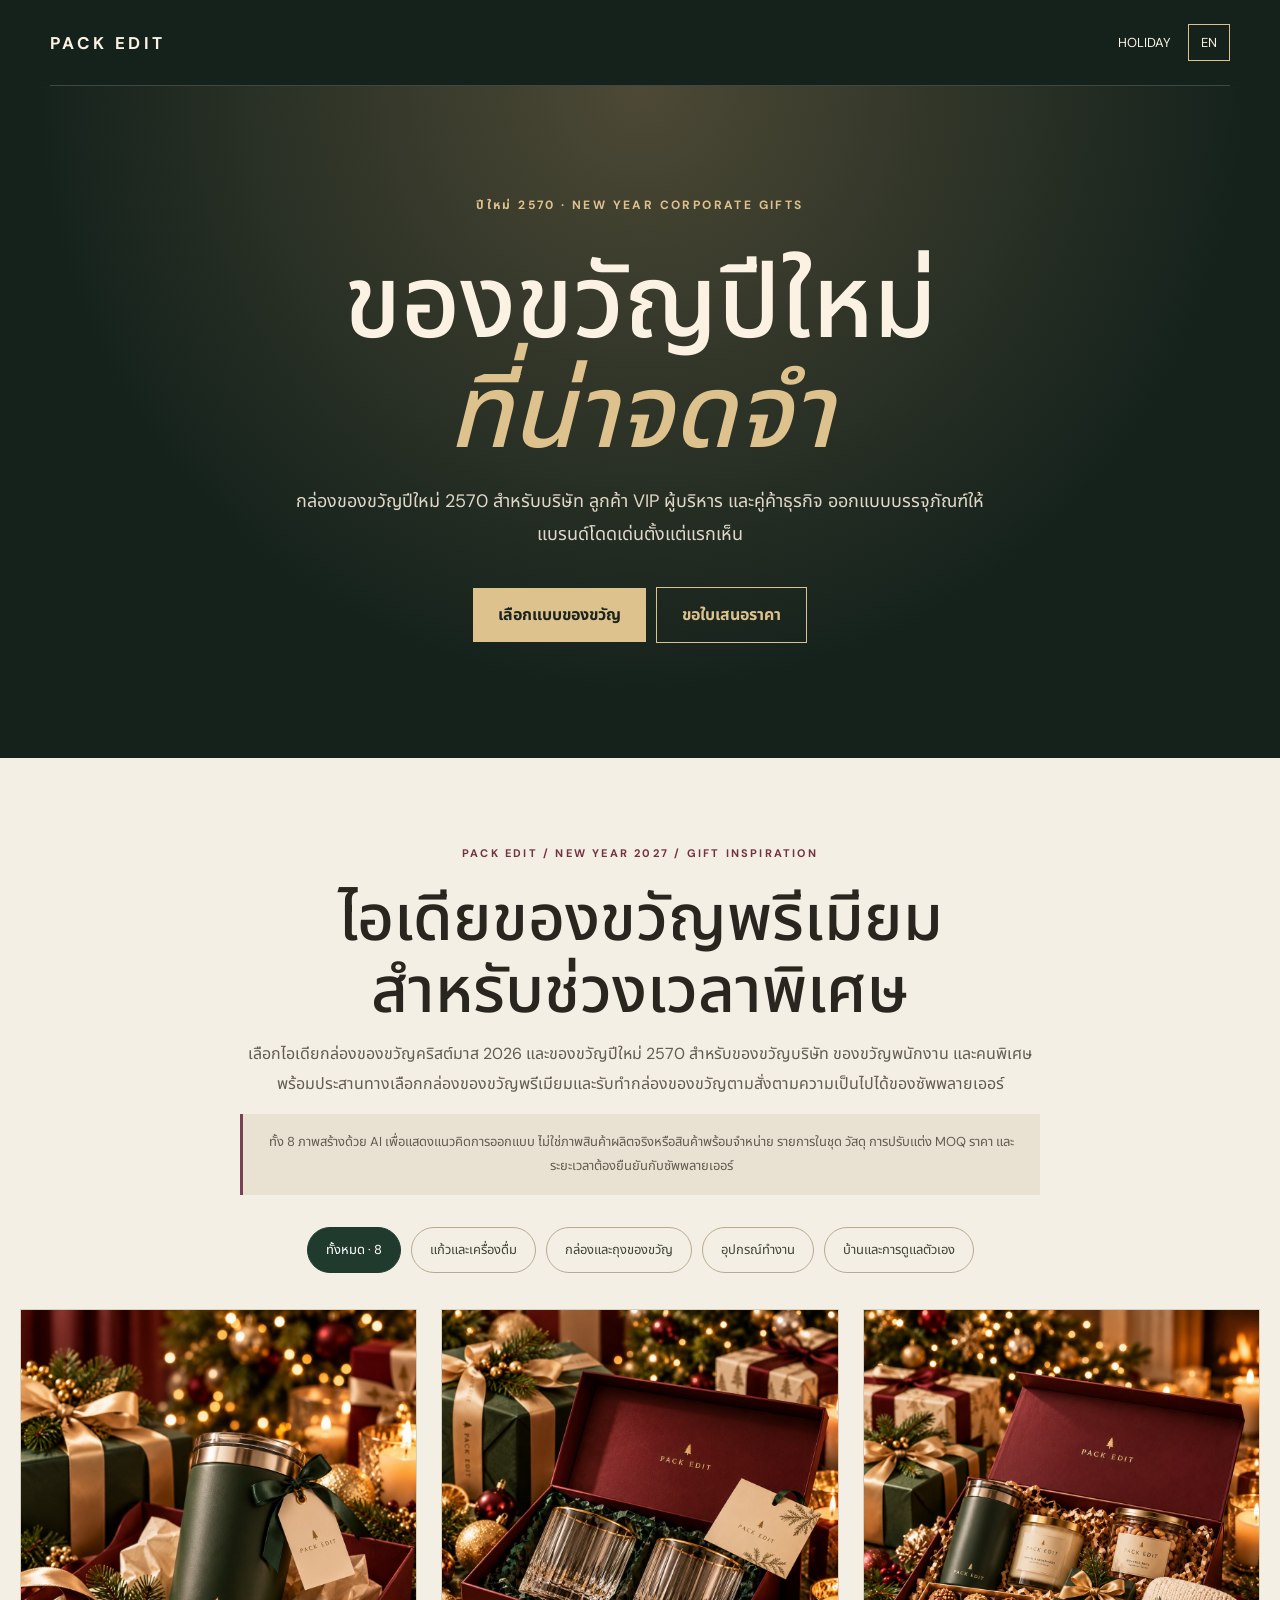
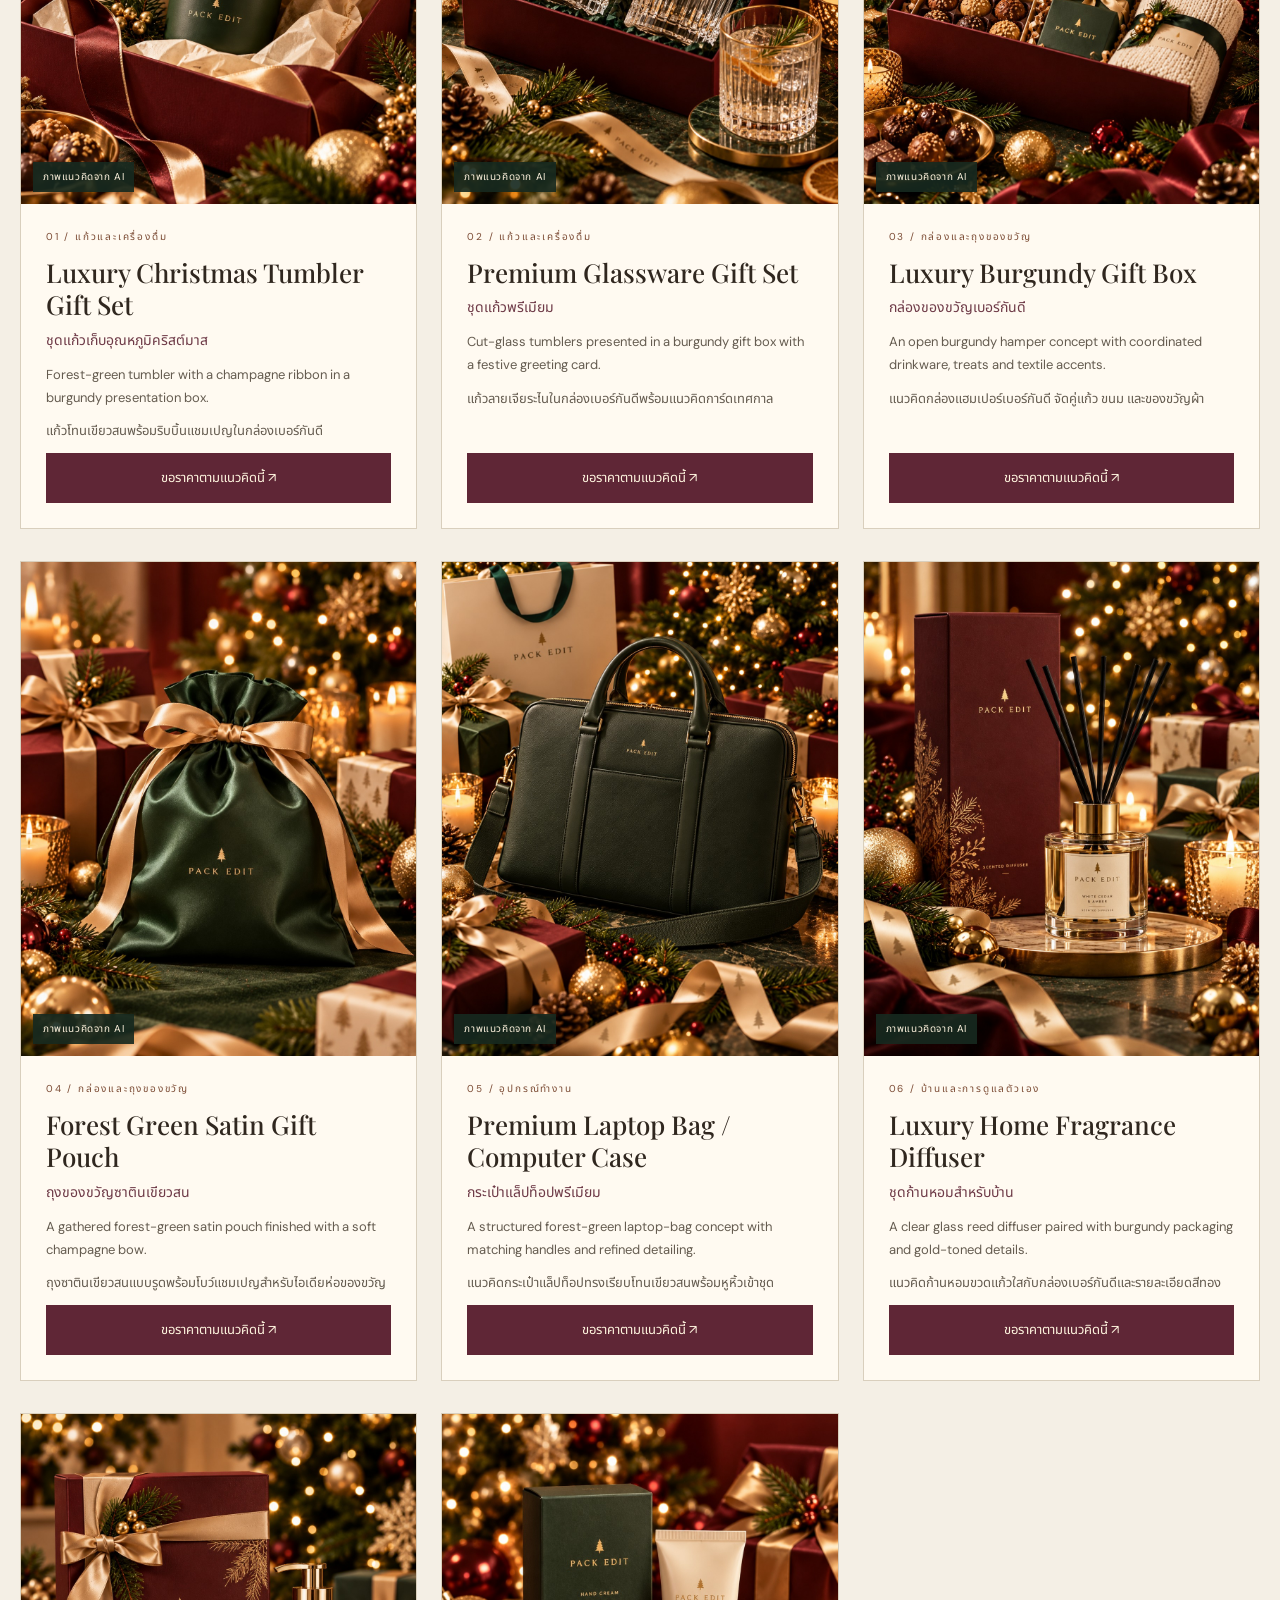
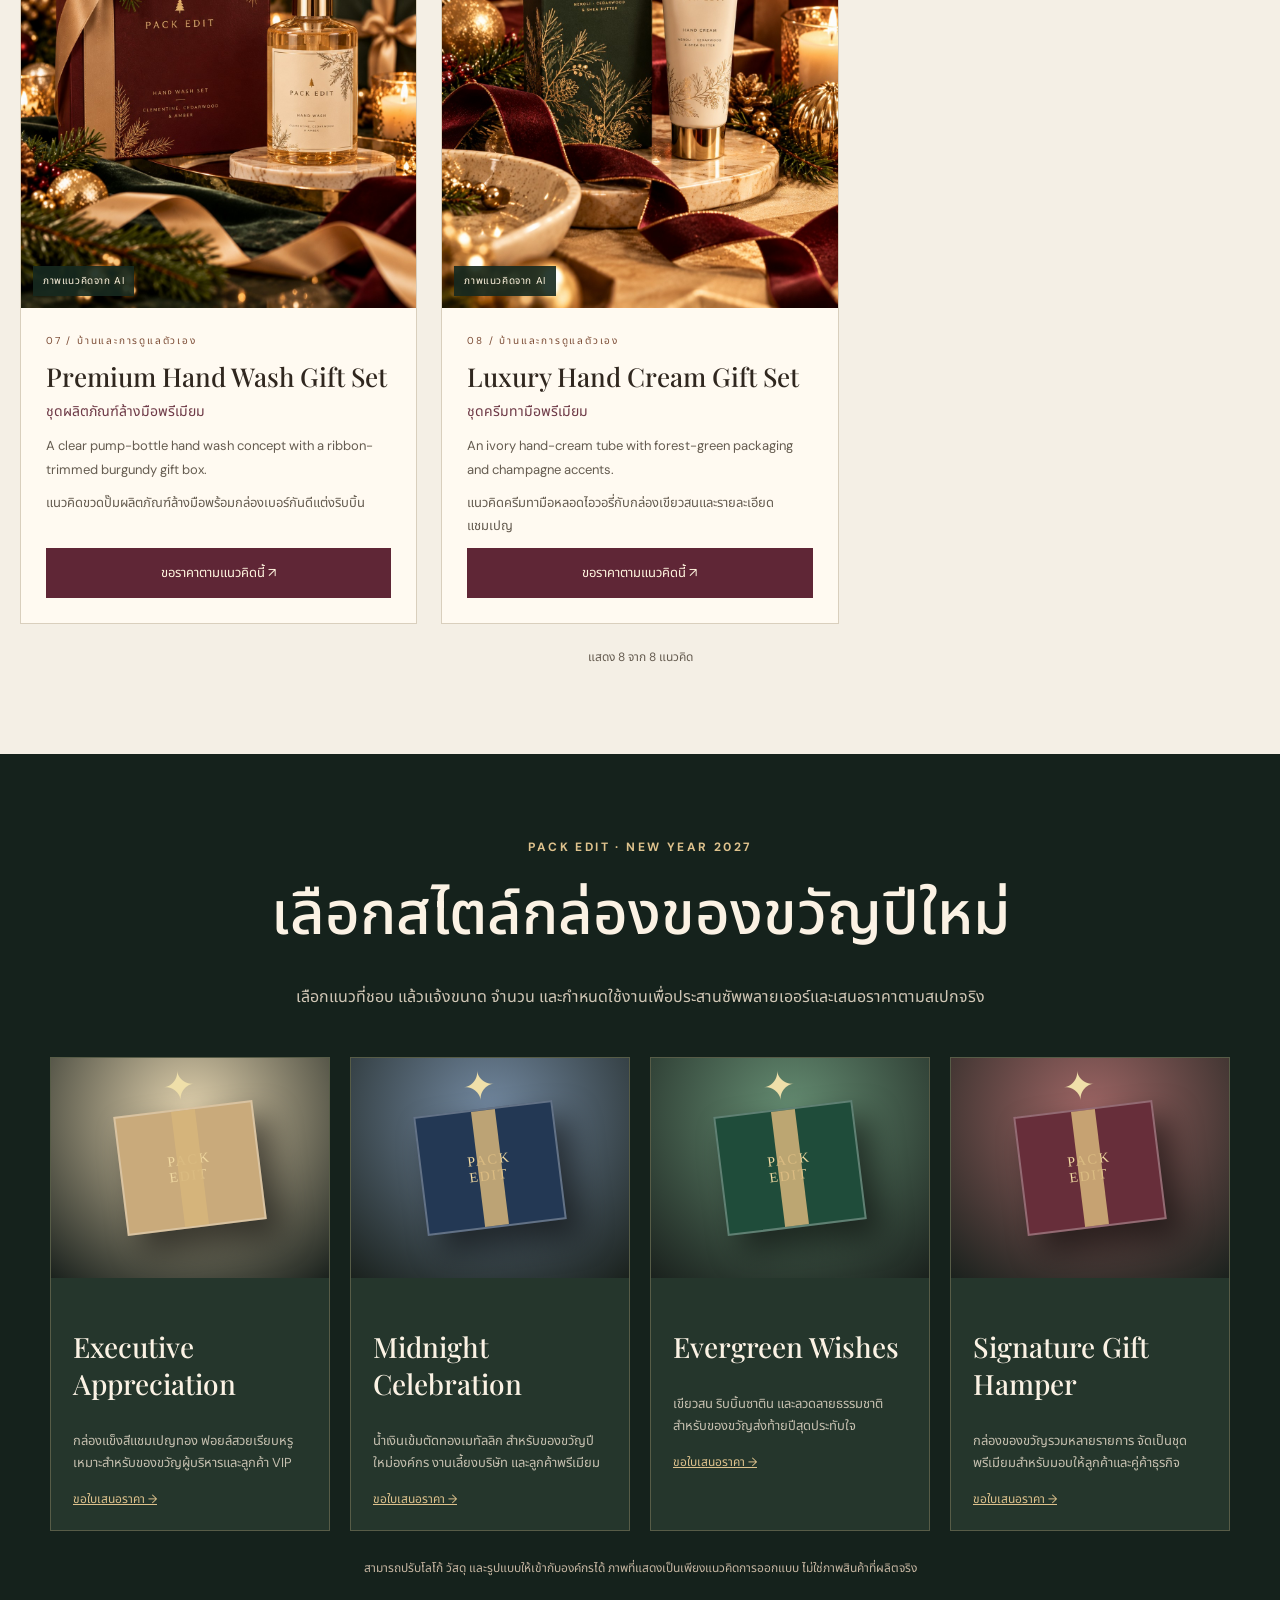
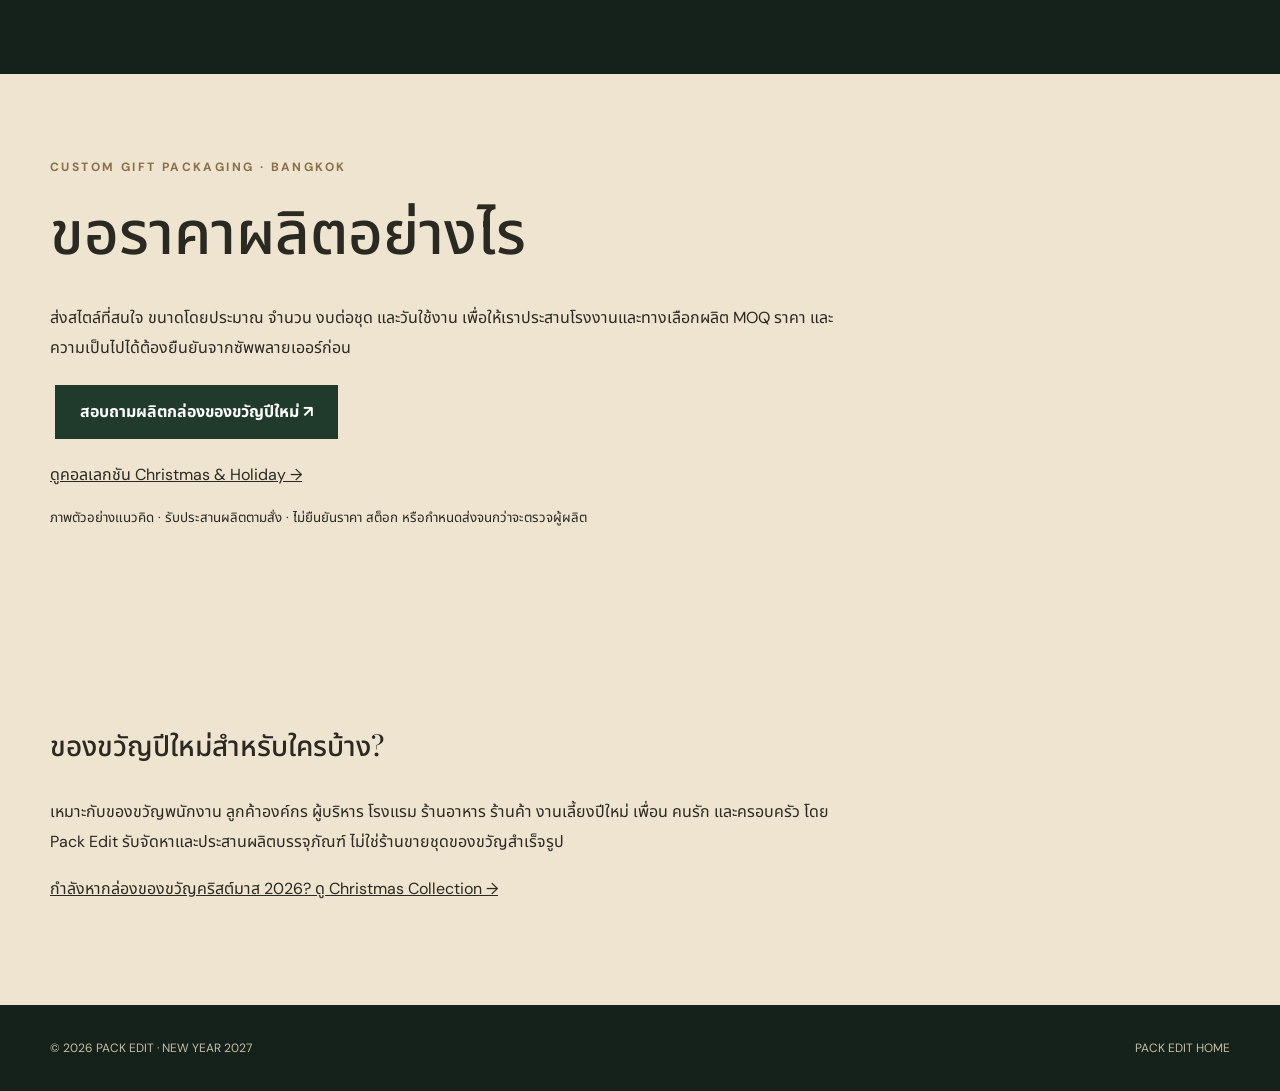
<file: new-year/index.html>
<!doctype html><html lang="th"><head><meta charset="utf-8"><meta name="viewport" content="width=device-width,initial-scale=1"><title>กล่องของขวัญปีใหม่ 2570 สำหรับทุกโอกาส | Pack Edit</title><meta name="description" content="กล่องของขวัญปีใหม่ 2570 สำหรับบริษัท พนักงาน ลูกค้า โรงแรม ร้านค้า ครอบครัวและคนพิเศษ รับประสานผลิตกล่องพรีเมียมตามสั่ง พร้อมโลโก้และการ์ด"><meta name="robots" content="index,follow,max-image-preview:large"><link rel="canonical" href="https://packaging-service-site-otterandowl-dd.vercel.app/new-year/"><link rel="alternate" hreflang="th" href="https://packaging-service-site-otterandowl-dd.vercel.app/new-year/"><link rel="alternate" hreflang="en" href="https://packaging-service-site-otterandowl-dd.vercel.app/new-year/en/"><link rel="alternate" hreflang="x-default" href="https://packaging-service-site-otterandowl-dd.vercel.app/new-year/"><meta property="og:type" content="website"><meta property="og:title" content="กล่องของขวัญปีใหม่ 2570 สำหรับองค์กร | Pack Edit"><meta property="og:description" content="กล่องของขวัญปีใหม่ 2570 สำหรับบริษัทและลูกค้า VIP รับออกแบบ จัดหาและประสานผลิตกล่องของขวัญพรีเมียม ถุง ริบบิ้น การ์ด และโลโก้แบรนด์ กรุงเทพฯ"><meta property="og:url" content="https://packaging-service-site-otterandowl-dd.vercel.app/new-year/"><meta property="og:image" content="https://packaging-service-site-otterandowl-dd.vercel.app/Luxury%20PACK%20EDIT%20Christmas%20Hamper.png"><link rel="preconnect" href="https://fonts.googleapis.com"><link href="https://fonts.googleapis.com/css2?family=DM+Sans:wght@400;500;600&family=Playfair+Display:wght@400;500&family=Noto+Sans+Thai:wght@400;500;600&display=swap" rel="stylesheet"><script type="application/ld+json">{"@context":"https://schema.org","@type":"Service","name":"บริการประสานผลิตกล่องของขวัญปีใหม่ 2570","description":"กล่องของขวัญปีใหม่ 2570 สำหรับบริษัทและลูกค้า VIP รับออกแบบ จัดหาและประสานผลิตกล่องของขวัญพรีเมียม ถุง ริบบิ้น การ์ด และโลโก้แบรนด์ กรุงเทพฯ","provider":{"@type":"Organization","name":"Pack Edit","url":"https://packaging-service-site-otterandowl-dd.vercel.app/"},"areaServed":{"@type":"Place","name":"Bangkok, Thailand"},"serviceType":"Corporate gift packaging sourcing and production coordination","url":"https://packaging-service-site-otterandowl-dd.vercel.app/new-year/"}</script><style>:root{--bg:#15221c;--gold:#dec28d;--cream:#fbf2e4}*{box-sizing:border-box}html{scroll-behavior:smooth}body{margin:0;background:var(--bg);color:var(--cream);font-family:'DM Sans','Noto Sans Thai',sans-serif}a{color:inherit;text-decoration:none}.wrap{max-width:1180px;width:calc(100% - 40px);margin:auto}nav{padding:24px 0;display:flex;justify-content:space-between;align-items:center;gap:15px;border-bottom:1px solid #ffffff2c}nav strong{letter-spacing:.2em;font-size:17px}nav span{display:flex;gap:17px;font-size:13px;align-items:center}.lang{border:1px solid var(--gold);padding:9px 12px}h1,h2,h3{font-family:'Playfair Display','Noto Sans Thai',serif;font-weight:500}h1{font-size:clamp(48px,8vw,108px);line-height:1.07;margin:26px 0}h1 em{color:var(--gold)}h2{font-size:clamp(34px,5vw,60px);margin:14px 0 22px}h3{font-size:28px}.ey{color:var(--gold);font-size:12px;letter-spacing:.2em;font-weight:700}.hero{padding:110px 0;text-align:center;background:radial-gradient(circle at 50% 0,#4d4935,#15221c 65%)}.hero p{font-size:18px;line-height:1.8;max-width:690px;margin:20px auto 32px;color:#e0d8c8}.button{display:inline-block;padding:15px 25px;background:var(--gold);color:#1c241e;font-weight:700;margin:5px}.button.alt{color:var(--gold);background:transparent;border:1px solid var(--gold)}section{padding:85px 0}.intro{text-align:center;max-width:760px;margin:auto auto 45px}.intro p{color:#d1c7b6;line-height:1.8}.grid{display:grid;grid-template-columns:repeat(4,1fr);gap:20px}.card{background:#25362c;border:1px solid #d8bf8e47;overflow:hidden}.visual{height:220px;display:grid;place-items:center;position:relative;background:radial-gradient(circle at 50% 25%,var(--back),#1a211d);overflow:hidden}.gift{width:140px;height:120px;background:var(--tone);border:2px solid #ffffff4a;box-shadow:13px 18px 30px #0008;position:relative;display:grid;place-items:center;color:#f0d9a1;letter-spacing:.13em;font:14px Georgia;transform:rotate(-7deg)}.gift:before{content:"";position:absolute;width:24px;height:100%;background:#d8b77c;opacity:.85}.gift:after{content:"✦";position:absolute;top:-48px;font-size:40px;color:#efdfa9}.card .desc{padding:22px}.card p{color:#c5bfaf;line-height:1.7;font-size:13px}.card a{font-size:12px;color:var(--gold);text-decoration:underline}.end{background:#efe4d0;color:#2a2922}.end p{max-width:800px;line-height:1.9}.end .ey{color:#887049}.end .button{background:#203b2c;color:white}.foot{padding:35px 0;display:flex;justify-content:space-between;font-size:12px;color:#c7bca4}img{max-width:100%}@media(max-width:900px){.grid{grid-template-columns:repeat(2,1fr)}}@media(max-width:560px){.hero{padding:80px 0}.grid{grid-template-columns:1fr}.foot{flex-direction:column;gap:10px}nav span{gap:9px}}</style><link rel="stylesheet" href="/assets/holiday/gallery.css"><script src="/assets/holiday/gallery.js" defer></script><script type="application/ld+json">{"@context":"https://schema.org","@type":"ItemList","name":"แนวคิดของขวัญคริสต์มาส 2026 และปีใหม่ 2570","itemListElement":[{"@type":"ListItem","position":1,"url":"https://packaging-service-site-otterandowl-dd.vercel.app/new-year/#gift-tumbler","name":"Luxury Christmas Tumbler Gift Set","description":"Forest-green tumbler with a champagne ribbon in a burgundy presentation box. AI-generated inspiration only; not available inventory."},{"@type":"ListItem","position":2,"url":"https://packaging-service-site-otterandowl-dd.vercel.app/new-year/#gift-glassware","name":"Premium Glassware Gift Set","description":"Cut-glass tumblers presented in a burgundy gift box with a festive greeting card. AI-generated inspiration only; not available inventory."},{"@type":"ListItem","position":3,"url":"https://packaging-service-site-otterandowl-dd.vercel.app/new-year/#gift-gift-box","name":"Luxury Burgundy Gift Box","description":"An open burgundy hamper concept with coordinated drinkware, treats and textile accents. AI-generated inspiration only; not available inventory."},{"@type":"ListItem","position":4,"url":"https://packaging-service-site-otterandowl-dd.vercel.app/new-year/#gift-pouch","name":"Forest Green Satin Gift Pouch","description":"A gathered forest-green satin pouch finished with a soft champagne bow. AI-generated inspiration only; not available inventory."},{"@type":"ListItem","position":5,"url":"https://packaging-service-site-otterandowl-dd.vercel.app/new-year/#gift-laptop-bag","name":"Premium Laptop Bag / Computer Case","description":"A structured forest-green laptop-bag concept with matching handles and refined detailing. AI-generated inspiration only; not available inventory."},{"@type":"ListItem","position":6,"url":"https://packaging-service-site-otterandowl-dd.vercel.app/new-year/#gift-diffuser","name":"Luxury Home Fragrance Diffuser","description":"A clear glass reed diffuser paired with burgundy packaging and gold-toned details. AI-generated inspiration only; not available inventory."},{"@type":"ListItem","position":7,"url":"https://packaging-service-site-otterandowl-dd.vercel.app/new-year/#gift-hand-wash","name":"Premium Hand Wash Gift Set","description":"A clear pump-bottle hand wash concept with a ribbon-trimmed burgundy gift box. AI-generated inspiration only; not available inventory."},{"@type":"ListItem","position":8,"url":"https://packaging-service-site-otterandowl-dd.vercel.app/new-year/#gift-hand-cream","name":"Luxury Hand Cream Gift Set","description":"An ivory hand-cream tube with forest-green packaging and champagne accents. AI-generated inspiration only; not available inventory."}]}</script></head><body><nav class="wrap"><a href="/"><strong>PACK EDIT</strong></a><span><a href="/holiday/">HOLIDAY</a><a class="lang" href="/new-year/en/">EN</a></span></nav><header class="hero"><div class="wrap"><div class="ey">ปีใหม่ 2570 · NEW YEAR CORPORATE GIFTS</div><h1>ของขวัญปีใหม่<br><em>ที่น่าจดจำ</em></h1><p>กล่องของขวัญปีใหม่ 2570 สำหรับบริษัท ลูกค้า VIP ผู้บริหาร และคู่ค้าธุรกิจ ออกแบบบรรจุภัณฑ์ให้แบรนด์โดดเด่นตั้งแต่แรกเห็น</p><a class="button" href="#styles">เลือกแบบของขวัญ</a><a class="button alt" href="#enquire">ขอใบเสนอราคา</a></div></header><main><section id="gift-inspiration" class="pe-gallery" data-pe-gallery data-lang="th" aria-labelledby="gift-inspiration-title"><div class="pe-gallery__inner"><div class="pe-gallery__head"><div class="pe-gallery__eyebrow">PACK EDIT / NEW YEAR 2027 / GIFT INSPIRATION</div><h2 id="gift-inspiration-title">ไอเดียของขวัญพรีเมียม<br>สำหรับช่วงเวลาพิเศษ</h2><p>เลือกไอเดียกล่องของขวัญคริสต์มาส 2026 และของขวัญปีใหม่ 2570 สำหรับของขวัญบริษัท ของขวัญพนักงาน และคนพิเศษ พร้อมประสานทางเลือกกล่องของขวัญพรีเมียมและรับทำกล่องของขวัญตามสั่งตามความเป็นไปได้ของซัพพลายเออร์</p><p class="pe-gallery__notice">ทั้ง 8 ภาพสร้างด้วย AI เพื่อแสดงแนวคิดการออกแบบ ไม่ใช่ภาพสินค้าผลิตจริงหรือสินค้าพร้อมจำหน่าย รายการในชุด วัสดุ การปรับแต่ง MOQ ราคา และระยะเวลาต้องยืนยันกับซัพพลายเออร์</p></div><div class="pe-gallery__filters" role="group" aria-label="กรองแนวคิดของขวัญ"><button type="button" class="pe-gallery__filter" data-pe-filter="all" aria-pressed="true">ทั้งหมด · 8</button><button type="button" class="pe-gallery__filter" data-pe-filter="drinkware" aria-pressed="false">แก้วและเครื่องดื่ม</button><button type="button" class="pe-gallery__filter" data-pe-filter="packaging" aria-pressed="false">กล่องและถุงของขวัญ</button><button type="button" class="pe-gallery__filter" data-pe-filter="accessories" aria-pressed="false">อุปกรณ์ทำงาน</button><button type="button" class="pe-gallery__filter" data-pe-filter="wellness" aria-pressed="false">บ้านและการดูแลตัวเอง</button></div><div class="pe-gallery__grid"><article class="pe-gallery__card" id="gift-tumbler" data-pe-category="drinkware"><figure class="pe-gallery__photo"><img src="/assets/holiday/luxury_christmas_tumbler_gift_set.jpg" width="1122" height="1402" loading="lazy" decoding="async" alt="แก้วโทนเขียวสนพร้อมริบบิ้นแชมเปญในกล่องเบอร์กันดี — ภาพแนวคิดสร้างด้วย AI"><figcaption class="pe-gallery__badge">ภาพแนวคิดจาก AI</figcaption></figure><div class="pe-gallery__body"><span class="pe-gallery__category">01 / แก้วและเครื่องดื่ม</span><h3>Luxury Christmas Tumbler Gift Set</h3><p class="pe-gallery__thai" lang="th">ชุดแก้วเก็บอุณหภูมิคริสต์มาส</p><p class="pe-gallery__description" lang="en">Forest-green tumbler with a champagne ribbon in a burgundy presentation box.</p><p class="pe-gallery__description" lang="th">แก้วโทนเขียวสนพร้อมริบบิ้นแชมเปญในกล่องเบอร์กันดี</p><a class="pe-gallery__quote" data-pe-gift="tumbler" href="/holiday/?gift=tumbler#enquiry">ขอราคาตามแนวคิดนี้ ↗</a></div></article>
<article class="pe-gallery__card" id="gift-glassware" data-pe-category="drinkware"><figure class="pe-gallery__photo"><img src="/assets/holiday/luxury_pack_edit_christmas_gift_set.jpg" width="1122" height="1402" loading="lazy" decoding="async" alt="แก้วลายเจียระไนในกล่องเบอร์กันดีพร้อมแนวคิดการ์ดเทศกาล — ภาพแนวคิดสร้างด้วย AI"><figcaption class="pe-gallery__badge">ภาพแนวคิดจาก AI</figcaption></figure><div class="pe-gallery__body"><span class="pe-gallery__category">02 / แก้วและเครื่องดื่ม</span><h3>Premium Glassware Gift Set</h3><p class="pe-gallery__thai" lang="th">ชุดแก้วพรีเมียม</p><p class="pe-gallery__description" lang="en">Cut-glass tumblers presented in a burgundy gift box with a festive greeting card.</p><p class="pe-gallery__description" lang="th">แก้วลายเจียระไนในกล่องเบอร์กันดีพร้อมแนวคิดการ์ดเทศกาล</p><a class="pe-gallery__quote" data-pe-gift="glassware" href="/holiday/?gift=glassware#enquiry">ขอราคาตามแนวคิดนี้ ↗</a></div></article>
<article class="pe-gallery__card" id="gift-gift-box" data-pe-category="packaging"><figure class="pe-gallery__photo"><img src="/assets/holiday/luxury_burgundy_christmas_gift_box.jpg" width="1122" height="1402" loading="lazy" decoding="async" alt="แนวคิดกล่องแฮมเปอร์เบอร์กันดี จัดคู่แก้ว ขนม และของขวัญผ้า — ภาพแนวคิดสร้างด้วย AI"><figcaption class="pe-gallery__badge">ภาพแนวคิดจาก AI</figcaption></figure><div class="pe-gallery__body"><span class="pe-gallery__category">03 / กล่องและถุงของขวัญ</span><h3>Luxury Burgundy Gift Box</h3><p class="pe-gallery__thai" lang="th">กล่องของขวัญเบอร์กันดี</p><p class="pe-gallery__description" lang="en">An open burgundy hamper concept with coordinated drinkware, treats and textile accents.</p><p class="pe-gallery__description" lang="th">แนวคิดกล่องแฮมเปอร์เบอร์กันดี จัดคู่แก้ว ขนม และของขวัญผ้า</p><a class="pe-gallery__quote" data-pe-gift="gift-box" href="/holiday/?gift=gift-box#enquiry">ขอราคาตามแนวคิดนี้ ↗</a></div></article>
<article class="pe-gallery__card" id="gift-pouch" data-pe-category="packaging"><figure class="pe-gallery__photo"><img src="/assets/holiday/luxury_green_satin_holiday_gift_pouch.jpg" width="1122" height="1402" loading="lazy" decoding="async" alt="ถุงซาตินเขียวสนแบบรูดพร้อมโบว์แชมเปญสำหรับไอเดียห่อของขวัญ — ภาพแนวคิดสร้างด้วย AI"><figcaption class="pe-gallery__badge">ภาพแนวคิดจาก AI</figcaption></figure><div class="pe-gallery__body"><span class="pe-gallery__category">04 / กล่องและถุงของขวัญ</span><h3>Forest Green Satin Gift Pouch</h3><p class="pe-gallery__thai" lang="th">ถุงของขวัญซาตินเขียวสน</p><p class="pe-gallery__description" lang="en">A gathered forest-green satin pouch finished with a soft champagne bow.</p><p class="pe-gallery__description" lang="th">ถุงซาตินเขียวสนแบบรูดพร้อมโบว์แชมเปญสำหรับไอเดียห่อของขวัญ</p><a class="pe-gallery__quote" data-pe-gift="pouch" href="/holiday/?gift=pouch#enquiry">ขอราคาตามแนวคิดนี้ ↗</a></div></article>
<article class="pe-gallery__card" id="gift-laptop-bag" data-pe-category="accessories"><figure class="pe-gallery__photo"><img src="/assets/holiday/luxury_forest_green_holiday_briefcase.jpg" width="1122" height="1402" loading="lazy" decoding="async" alt="แนวคิดกระเป๋าแล็ปท็อปทรงเรียบโทนเขียวสนพร้อมหูหิ้วเข้าชุด — ภาพแนวคิดสร้างด้วย AI"><figcaption class="pe-gallery__badge">ภาพแนวคิดจาก AI</figcaption></figure><div class="pe-gallery__body"><span class="pe-gallery__category">05 / อุปกรณ์ทำงาน</span><h3>Premium Laptop Bag / Computer Case</h3><p class="pe-gallery__thai" lang="th">กระเป๋าแล็ปท็อปพรีเมียม</p><p class="pe-gallery__description" lang="en">A structured forest-green laptop-bag concept with matching handles and refined detailing.</p><p class="pe-gallery__description" lang="th">แนวคิดกระเป๋าแล็ปท็อปทรงเรียบโทนเขียวสนพร้อมหูหิ้วเข้าชุด</p><a class="pe-gallery__quote" data-pe-gift="laptop-bag" href="/holiday/?gift=laptop-bag#enquiry">ขอราคาตามแนวคิดนี้ ↗</a></div></article>
<article class="pe-gallery__card" id="gift-diffuser" data-pe-category="wellness"><figure class="pe-gallery__photo"><img src="/assets/holiday/luxury_christmas_diffuser_gift_set.jpg" width="1122" height="1402" loading="lazy" decoding="async" alt="แนวคิดก้านหอมขวดแก้วใสกับกล่องเบอร์กันดีและรายละเอียดสีทอง — ภาพแนวคิดสร้างด้วย AI"><figcaption class="pe-gallery__badge">ภาพแนวคิดจาก AI</figcaption></figure><div class="pe-gallery__body"><span class="pe-gallery__category">06 / บ้านและการดูแลตัวเอง</span><h3>Luxury Home Fragrance Diffuser</h3><p class="pe-gallery__thai" lang="th">ชุดก้านหอมสำหรับบ้าน</p><p class="pe-gallery__description" lang="en">A clear glass reed diffuser paired with burgundy packaging and gold-toned details.</p><p class="pe-gallery__description" lang="th">แนวคิดก้านหอมขวดแก้วใสกับกล่องเบอร์กันดีและรายละเอียดสีทอง</p><a class="pe-gallery__quote" data-pe-gift="diffuser" href="/holiday/?gift=diffuser#enquiry">ขอราคาตามแนวคิดนี้ ↗</a></div></article>
<article class="pe-gallery__card" id="gift-hand-wash" data-pe-category="wellness"><figure class="pe-gallery__photo"><img src="/assets/holiday/pack_edit_festive_hand_wash_gift_set.jpg" width="1122" height="1402" loading="lazy" decoding="async" alt="แนวคิดขวดปั๊มผลิตภัณฑ์ล้างมือพร้อมกล่องเบอร์กันดีแต่งริบบิ้น — ภาพแนวคิดสร้างด้วย AI"><figcaption class="pe-gallery__badge">ภาพแนวคิดจาก AI</figcaption></figure><div class="pe-gallery__body"><span class="pe-gallery__category">07 / บ้านและการดูแลตัวเอง</span><h3>Premium Hand Wash Gift Set</h3><p class="pe-gallery__thai" lang="th">ชุดผลิตภัณฑ์ล้างมือพรีเมียม</p><p class="pe-gallery__description" lang="en">A clear pump-bottle hand wash concept with a ribbon-trimmed burgundy gift box.</p><p class="pe-gallery__description" lang="th">แนวคิดขวดปั๊มผลิตภัณฑ์ล้างมือพร้อมกล่องเบอร์กันดีแต่งริบบิ้น</p><a class="pe-gallery__quote" data-pe-gift="hand-wash" href="/holiday/?gift=hand-wash#enquiry">ขอราคาตามแนวคิดนี้ ↗</a></div></article>
<article class="pe-gallery__card" id="gift-hand-cream" data-pe-category="wellness"><figure class="pe-gallery__photo"><img src="/assets/holiday/luxury_festive_hand_cream_gift_set.jpg" width="1122" height="1402" loading="lazy" decoding="async" alt="แนวคิดครีมทามือหลอดไอวอรี่กับกล่องเขียวสนและรายละเอียดแชมเปญ — ภาพแนวคิดสร้างด้วย AI"><figcaption class="pe-gallery__badge">ภาพแนวคิดจาก AI</figcaption></figure><div class="pe-gallery__body"><span class="pe-gallery__category">08 / บ้านและการดูแลตัวเอง</span><h3>Luxury Hand Cream Gift Set</h3><p class="pe-gallery__thai" lang="th">ชุดครีมทามือพรีเมียม</p><p class="pe-gallery__description" lang="en">An ivory hand-cream tube with forest-green packaging and champagne accents.</p><p class="pe-gallery__description" lang="th">แนวคิดครีมทามือหลอดไอวอรี่กับกล่องเขียวสนและรายละเอียดแชมเปญ</p><a class="pe-gallery__quote" data-pe-gift="hand-cream" href="/holiday/?gift=hand-cream#enquiry">ขอราคาตามแนวคิดนี้ ↗</a></div></article></div><p class="pe-gallery__count" data-pe-count role="status" aria-live="polite">แสดง 8 จาก 8 แนวคิด</p></div></section><section id="styles" class="wrap"><div class="intro"><div class="ey">PACK EDIT · NEW YEAR 2027</div><h2>เลือกสไตล์กล่องของขวัญปีใหม่</h2><p>เลือกแนวที่ชอบ แล้วแจ้งขนาด จำนวน และกำหนดใช้งานเพื่อประสานซัพพลายเออร์และเสนอราคาตามสเปกจริง</p></div><div class="grid"><article class="card"><div class="visual" style="--tone:#c9aa7b;--back:#e2d2ae"><div class="gift">PACK<br>EDIT</div></div><div class="desc"><h3>Executive Appreciation</h3><p>กล่องแข็งสีแชมเปญทอง ฟอยล์สวยเรียบหรู เหมาะสำหรับของขวัญผู้บริหารและลูกค้า VIP</p><a href="#enquire">ขอใบเสนอราคา →</a></div></article><article class="card"><div class="visual" style="--tone:#233854;--back:#7389a1"><div class="gift">PACK<br>EDIT</div></div><div class="desc"><h3>Midnight Celebration</h3><p>น้ำเงินเข้มตัดทองเมทัลลิก สำหรับของขวัญปีใหม่องค์กร งานเลี้ยงบริษัท และลูกค้าพรีเมียม</p><a href="#enquire">ขอใบเสนอราคา →</a></div></article><article class="card"><div class="visual" style="--tone:#1f4c3a;--back:#668e73"><div class="gift">PACK<br>EDIT</div></div><div class="desc"><h3>Evergreen Wishes</h3><p>เขียวสน ริบบิ้นซาติน และลวดลายธรรมชาติ สำหรับของขวัญส่งท้ายปีสุดประทับใจ</p><a href="#enquire">ขอใบเสนอราคา →</a></div></article><article class="card"><div class="visual" style="--tone:#672e3a;--back:#9f6665"><div class="gift">PACK<br>EDIT</div></div><div class="desc"><h3>Signature Gift Hamper</h3><p>กล่องของขวัญรวมหลายรายการ จัดเป็นชุดพรีเมียมสำหรับมอบให้ลูกค้าและคู่ค้าธุรกิจ</p><a href="#enquire">ขอใบเสนอราคา →</a></div></article></div><p style="color:#c6b6a2;font-size:12px;text-align:center;margin-top:28px">สามารถปรับโลโก้ วัสดุ และรูปแบบให้เข้ากับองค์กรได้ ภาพที่แสดงเป็นเพียงแนวคิดการออกแบบ ไม่ใช่ภาพสินค้าที่ผลิตจริง</p></section><section id="enquire" class="end"><div class="wrap"><div class="ey">CUSTOM GIFT PACKAGING · BANGKOK</div><h2>ขอราคาผลิตอย่างไร</h2><p>ส่งสไตล์ที่สนใจ ขนาดโดยประมาณ จำนวน งบต่อชุด และวันใช้งาน เพื่อให้เราประสานโรงงานและทางเลือกผลิต MOQ ราคา และความเป็นไปได้ต้องยืนยันจากซัพพลายเออร์ก่อน</p><a class="button" href="/#quote">สอบถามผลิตกล่องของขวัญปีใหม่ ↗</a><p><a href="/holiday/" style="text-decoration:underline">ดูคอลเลกชัน Christmas & Holiday →</a></p><small>ภาพตัวอย่างแนวคิด · รับประสานผลิตตามสั่ง · ไม่ยืนยันราคา สต็อก หรือกำหนดส่งจนกว่าจะตรวจผู้ผลิต</small></div></section><section class="end"><div class="wrap"><h3>ของขวัญปีใหม่สำหรับใครบ้าง?</h3><p>เหมาะกับของขวัญพนักงาน ลูกค้าองค์กร ผู้บริหาร โรงแรม ร้านอาหาร ร้านค้า งานเลี้ยงปีใหม่ เพื่อน คนรัก และครอบครัว โดย Pack Edit รับจัดหาและประสานผลิตบรรจุภัณฑ์ ไม่ใช่ร้านขายชุดของขวัญสำเร็จรูป</p><p><a href="/holiday/" style="text-decoration:underline">กำลังหากล่องของขวัญคริสต์มาส 2026? ดู Christmas Collection →</a></p></div></section></main><footer class="foot wrap"><span>© 2026 PACK EDIT · NEW YEAR 2027</span><a href="/">PACK EDIT HOME</a></footer></body></html>
</file>
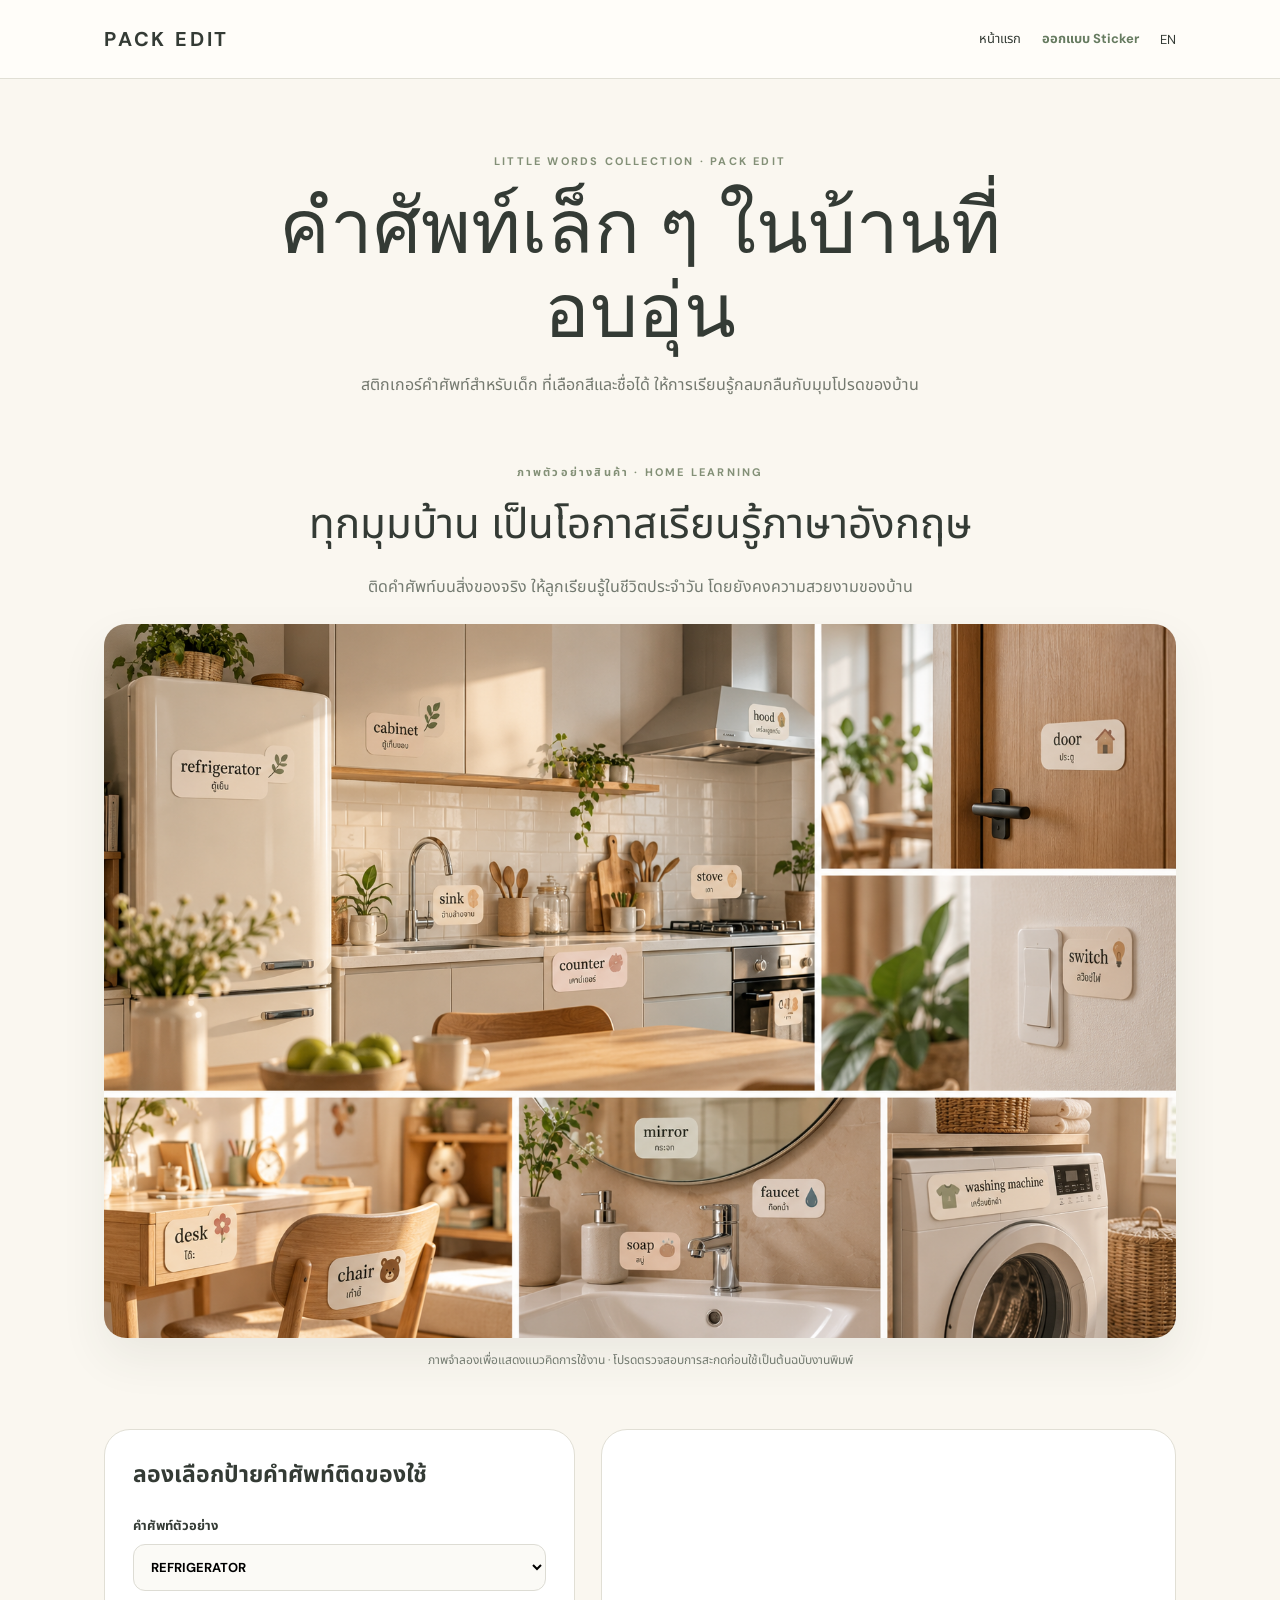
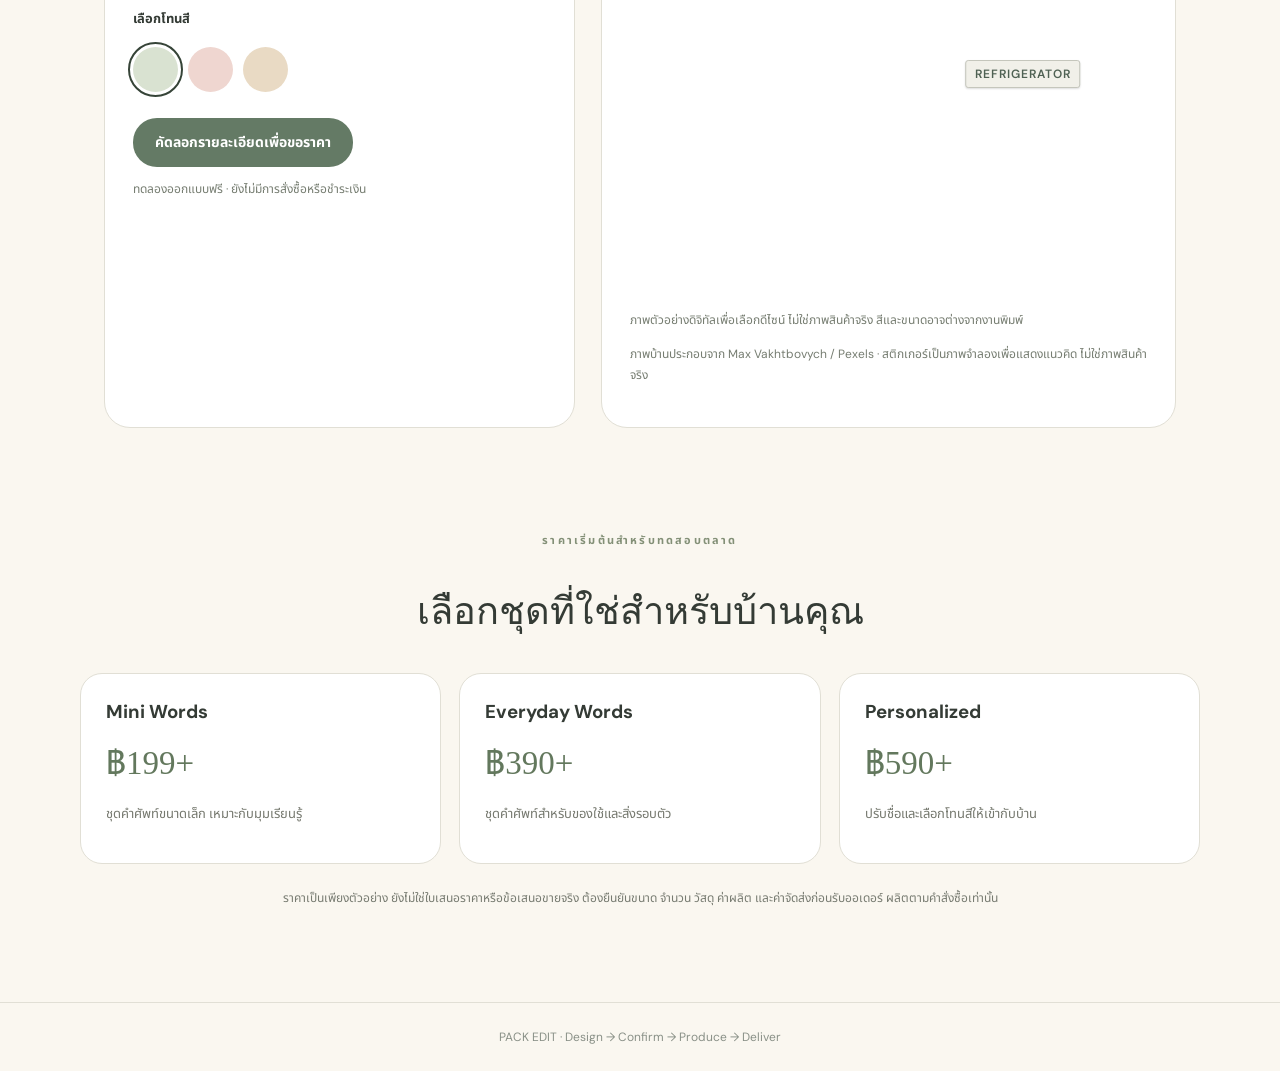
<file: stickers/index.html>
<!doctype html><html lang="th"><head><meta charset="utf-8"><meta name="viewport" content="width=device-width,initial-scale=1"><title>ออกแบบสติกเกอร์คำศัพท์เด็ก | Pack Edit</title><meta name="description" content="สติกเกอร์คำศัพท์สำหรับเด็ก ออกแบบเฉพาะบุคคล โทนอบอุ่น เข้ากับบ้าน ผลิตเมื่อสั่งซื้อ"><link href="https://fonts.googleapis.com/css2?family=DM+Sans:wght@400;500;600;700&family=Noto+Sans+Thai:wght@400;500;600;700&display=swap" rel="stylesheet"><style>
:root{--ink:#343b35;--sage:#8f9f85;--cream:#faf7f0;--line:#e1dfd5}*{box-sizing:border-box}body{margin:0;color:var(--ink);background:var(--cream);font-family:'DM Sans','Noto Sans Thai',sans-serif}a{color:inherit;text-decoration:none}.wrap{max-width:1120px;margin:auto;padding:0 24px}header{border-bottom:1px solid var(--line);background:#fffdf9}nav{min-height:78px;display:flex;gap:24px;align-items:center;justify-content:space-between;flex-wrap:wrap}.brand{font-size:20px;font-weight:700;letter-spacing:.14em}.links{display:flex;gap:21px;align-items:center;font-size:13px}.links a.active{color:#667b60;font-weight:700}.hero{text-align:center;padding:75px 0 48px}.kicker{font-size:11px;letter-spacing:.2em;font-weight:700;color:#839077}.hero h1{font:normal clamp(42px,7vw,76px)/1.1 Georgia,serif;margin:18px auto;max-width:800px}.hero p{color:#74796f;line-height:1.8}.btn{display:inline-block;border:0;border-radius:24px;background:#647a65;color:white;padding:14px 22px;cursor:pointer;font:700 14px 'Noto Sans Thai','DM Sans',sans-serif}.studio{display:grid;grid-template-columns:.9fr 1.1fr;gap:26px;padding-bottom:56px}.panel,.preview{background:white;border:1px solid var(--line);border-radius:26px;padding:28px}.panel h2{margin:0 0 24px;font-size:23px}.field{display:block;margin:18px 0;font-size:13px;font-weight:700}input,select{width:100%;border:1px solid #dddcd4;background:#fbfaf6;border-radius:12px;padding:13px;margin-top:8px;font:inherit}.colors{display:flex;gap:10px;margin:12px 0 26px}.swatch{border:2px solid transparent;width:45px;height:45px;border-radius:50%;cursor:pointer}.swatch[aria-pressed="true"]{outline:2px solid #364438;outline-offset:3px}.mockup{min-height:375px;border-radius:22px;background:linear-gradient(#27382b20,#27382b20),url("https://images.pexels.com/photos/7533760/pexels-photo-7533760.jpeg?auto=compress&cs=tinysrgb&w=1200") center/cover;display:flex;flex-direction:column;align-items:center;justify-content:center;padding:24px;transition:background .2s}.sticker{width:min(310px,100%);background:#fffdf8;border-radius:30px;padding:30px 20px;text-align:center;box-shadow:0 16px 30px #48554120;transform:rotate(-3deg)}.sticker .emoji{font-size:78px}.word{font:normal 38px Georgia,serif;margin:12px 0 3px}.meaning{font-size:17px;color:#75806c}.child{font-size:12px;letter-spacing:.08em;margin-top:22px;color:#798573}.hint{font-size:12px;color:#767d71;line-height:1.8}.pricing{padding:48px 0 80px}.pricing h2{text-align:center;font:normal 38px Georgia,serif}.cards{display:grid;grid-template-columns:repeat(3,1fr);gap:18px}.card{border:1px solid var(--line);border-radius:22px;background:white;padding:25px}.card h3{margin:0 0 10px}.price{font:normal 33px Georgia,serif;color:#63785d;margin:12px 0}.card p{font-size:13px;color:#76796f;line-height:1.8}.disclaimer{text-align:center;color:#777b71;font-size:12px;line-height:1.8;margin-top:24px}footer{border-top:1px solid var(--line);padding:26px 0;text-align:center;font-size:12px;color:#899087}@media(max-width:760px){.studio,.cards{grid-template-columns:1fr}.links{gap:11px}.hero{padding-top:48px}}
.mockup{position:relative;min-height:440px;background:url("https://images.pexels.com/photos/7533760/pexels-photo-7533760.jpeg?auto=compress&cs=tinysrgb&w=1200") center/cover!important;overflow:hidden}.object-label{position:absolute;top:49%;left:76%;transform:translate(-50%,-50%);border:1px solid #c5c6bc;background:#f1f0e9;color:#4f6153;box-shadow:0 1px 2px #0002;border-radius:3px;padding:5px 9px;font:600 clamp(8px,1.4vw,12px) 'DM Sans',sans-serif;letter-spacing:.08em;white-space:nowrap}@media(max-width:760px){.mockup{min-height:340px}.object-label{font-size:9px}}.home-showcase{padding-bottom:45px;text-align:center}.home-showcase h2{font:normal clamp(26px,4vw,42px) Georgia,'Noto Sans Thai',serif;margin:12px 0}.home-showcase>p{color:#737a70;line-height:1.8}.home-showcase img{width:100%;height:auto;display:block;border-radius:22px;margin:22px auto 10px;box-shadow:0 20px 46px #343b3514}.home-showcase .hint{font-size:12px}</style></head><body><header><nav class="wrap"><a class="brand" href="/">PACK EDIT</a><div class="links"><a href="/">หน้าแรก</a><a class="active" href="#">ออกแบบ Sticker</a><a href="/en/stickers/">EN</a></div></nav></header><main><section class="hero wrap"><div class="kicker">LITTLE WORDS COLLECTION · PACK EDIT</div><h1>คำศัพท์เล็ก ๆ ในบ้านที่อบอุ่น</h1><p>สติกเกอร์คำศัพท์สำหรับเด็ก ที่เลือกสีและชื่อได้ ให้การเรียนรู้กลมกลืนกับมุมโปรดของบ้าน</p></section><section class="wrap home-showcase"><div class="kicker">ภาพตัวอย่างสินค้า · HOME LEARNING</div><h2>ทุกมุมบ้าน เป็นโอกาสเรียนรู้ภาษาอังกฤษ</h2><p>ติดคำศัพท์บนสิ่งของจริง ให้ลูกเรียนรู้ในชีวิตประจำวัน โดยยังคงความสวยงามของบ้าน</p><img src="/Cosy%20Home%20Vocabulary%20Sticker%20Collage.png" alt="ภาพตัวอย่างบ้านโทนอบอุ่นที่มีป้ายคำศัพท์ติดบนตู้เย็น ประตู โต๊ะ กระจก และเครื่องซักผ้า" loading="eager" decoding="async"><p class="hint">ภาพจำลองเพื่อแสดงแนวคิดการใช้งาน · โปรดตรวจสอบการสะกดก่อนใช้เป็นต้นฉบับงานพิมพ์</p></section><section class="studio wrap" aria-label="Sticker designer"><div class="panel"><h2>ลองเลือกป้ายคำศัพท์ติดของใช้</h2><label class="field">คำศัพท์ตัวอย่าง<select id="word"><option value="fridge">REFRIGERATOR</option><option value="cabinet">CABINET</option><option value="sink">SINK</option><option value="counter">COUNTER</option></select></label><div class="field">เลือกโทนสี</div><div class="colors" role="group" aria-label="โทนสี"><button class="swatch" style="background:#d9e2d1" data-color="#e5eade" aria-label="Sage Green" aria-pressed="true"></button><button class="swatch" style="background:#efd6d0" data-color="#f5e3df" aria-label="Dusty Rose" aria-pressed="false"></button><button class="swatch" style="background:#e9dac4" data-color="#f2e8d8" aria-label="Warm Cream" aria-pressed="false"></button></div><button class="btn" id="request">คัดลอกรายละเอียดเพื่อขอราคา</button><p id="feedback" class="hint" role="status">ทดลองออกแบบฟรี · ยังไม่มีการสั่งซื้อหรือชำระเงิน</p></div><div class="preview"><div class="mockup" id="mockup"><div class="object-label" id="objectLabel">REFRIGERATOR</div></div><p class="hint">ภาพตัวอย่างดิจิทัลเพื่อเลือกดีไซน์ ไม่ใช่ภาพสินค้าจริง สีและขนาดอาจต่างจากงานพิมพ์</p><p class="hint">ภาพบ้านประกอบจาก <a href="https://www.pexels.com/photo/kitchen-interior-with-beige-furniture-7533760/" target="_blank" rel="noopener">Max Vakhtbovych / Pexels</a> · สติกเกอร์เป็นภาพจำลองเพื่อแสดงแนวคิด ไม่ใช่ภาพสินค้าจริง</p></div></section><section class="pricing wrap"><div class="kicker" style="text-align:center">ราคาเริ่มต้นสำหรับทดสอบตลาด</div><h2>เลือกชุดที่ใช่สำหรับบ้านคุณ</h2><div class="cards"><article class="card"><h3>Mini Words</h3><div class="price">฿199+</div><p>ชุดคำศัพท์ขนาดเล็ก เหมาะกับมุมเรียนรู้</p></article><article class="card"><h3>Everyday Words</h3><div class="price">฿390+</div><p>ชุดคำศัพท์สำหรับของใช้และสิ่งรอบตัว</p></article><article class="card"><h3>Personalized</h3><div class="price">฿590+</div><p>ปรับชื่อและเลือกโทนสีให้เข้ากับบ้าน</p></article></div><p class="disclaimer">ราคาเป็นเพียงตัวอย่าง ยังไม่ใช่ใบเสนอราคาหรือข้อเสนอขายจริง ต้องยืนยันขนาด จำนวน วัสดุ ค่าผลิต และค่าจัดส่งก่อนรับออเดอร์ ผลิตตามคำสั่งซื้อเท่านั้น</p></section></main><footer>PACK EDIT · Design → Confirm → Produce → Deliver</footer><script>
const spots={fridge:{word:'REFRIGERATOR',top:'49%',left:'76%'},cabinet:{word:'CABINET',top:'86%',left:'67%'},sink:{word:'SINK',top:'61%',left:'22%'},counter:{word:'COUNTER',top:'74%',left:'30%'}};
const label=document.getElementById('objectLabel'), word=document.getElementById('word'), msg=document.getElementById('feedback');
let palette='Sage Green';
const palettes={'#e5eade':['#f1f0e9','#4f6153','Sage Green'],'#f5e3df':['#f4e9e6','#795f60','Dusty Rose'],'#f2e8d8':['#f5efe5','#816f5b','Warm Cream']};
function update(){const s=spots[word.value];label.textContent=s.word;label.style.top=s.top;label.style.left=s.left}
word.addEventListener('change',update);
document.querySelectorAll('.swatch').forEach(b=>b.addEventListener('click',()=>{const p=palettes[b.dataset.color];label.style.background=p[0];label.style.color=p[1];palette=p[2];document.querySelectorAll('.swatch').forEach(x=>x.setAttribute('aria-pressed',String(x===b)))}));
document.getElementById('request').addEventListener('click',async()=>{const message="สวัสดีค่ะ สนใจสติกเกอร์คำศัพท์ติดของใช้จริงจาก Pack Edit"+'\nWord: '+spots[word.value].word+'\nPalette: '+palette+'\n'+"รบกวนแจ้งตัวเลือกขนาด จำนวน ราคา วัสดุและค่าจัดส่ง";try{await navigator.clipboard.writeText(message);msg.textContent="✓ คัดลอกแล้ว ส่งใน LINE / Inbox ได้เลย"}catch(e){msg.textContent=message}});
update();
</script></body></html>
</file>
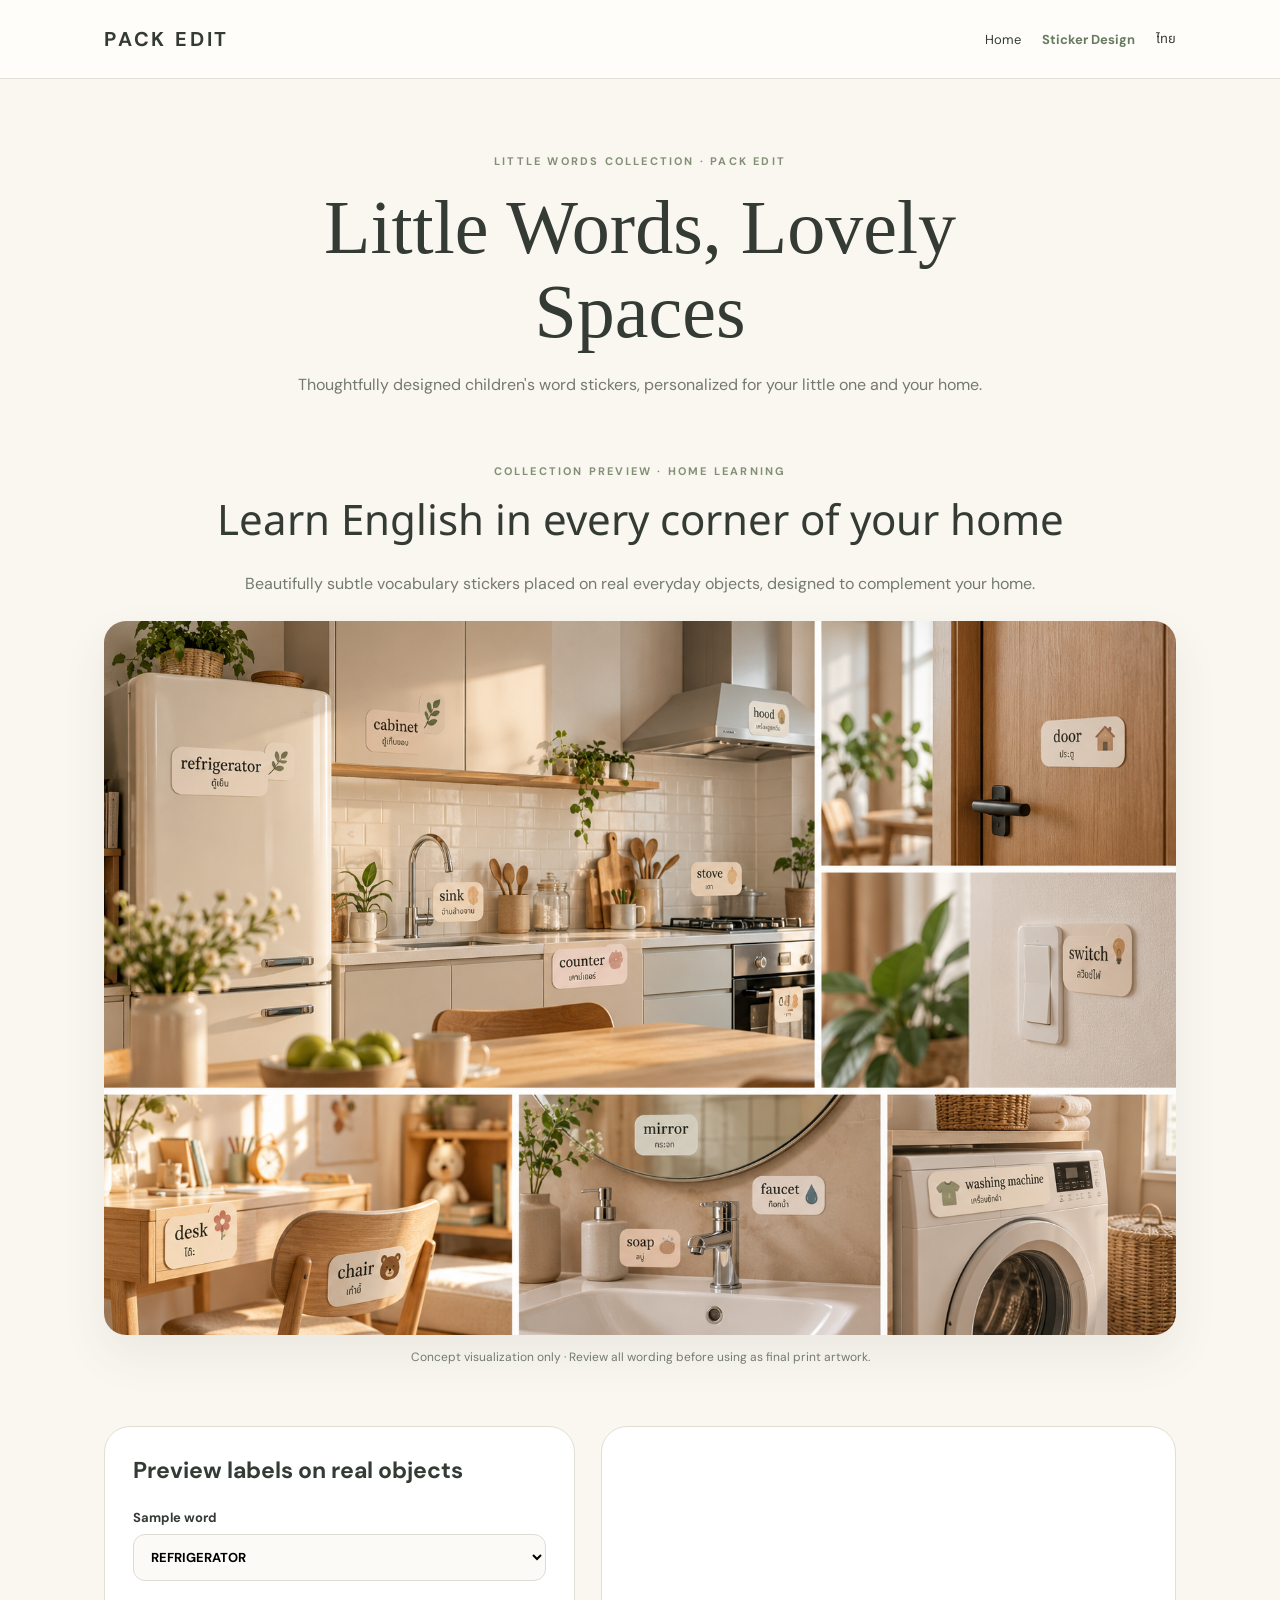
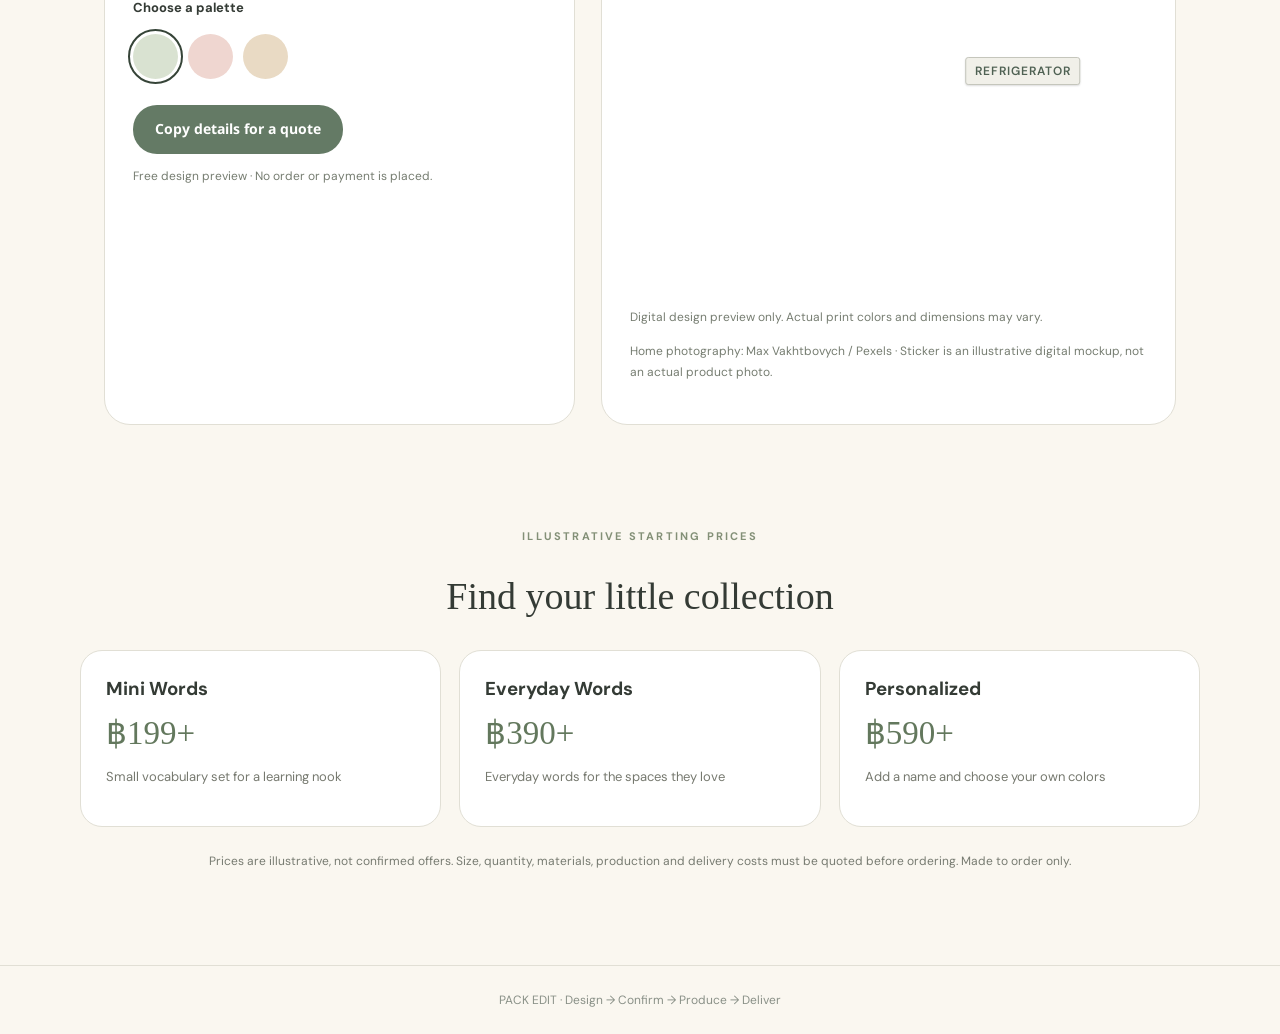
<file: en/stickers/index.html>
<!doctype html><html lang="en"><head><meta charset="utf-8"><meta name="viewport" content="width=device-width,initial-scale=1"><title>Design Kids' Word Stickers | Pack Edit</title><meta name="description" content="Personalized children's word stickers in warm, home-friendly palettes, made to order"><link href="https://fonts.googleapis.com/css2?family=DM+Sans:wght@400;500;600;700&family=Noto+Sans+Thai:wght@400;500;600;700&display=swap" rel="stylesheet"><style>
:root{--ink:#343b35;--sage:#8f9f85;--cream:#faf7f0;--line:#e1dfd5}*{box-sizing:border-box}body{margin:0;color:var(--ink);background:var(--cream);font-family:'DM Sans','Noto Sans Thai',sans-serif}a{color:inherit;text-decoration:none}.wrap{max-width:1120px;margin:auto;padding:0 24px}header{border-bottom:1px solid var(--line);background:#fffdf9}nav{min-height:78px;display:flex;gap:24px;align-items:center;justify-content:space-between;flex-wrap:wrap}.brand{font-size:20px;font-weight:700;letter-spacing:.14em}.links{display:flex;gap:21px;align-items:center;font-size:13px}.links a.active{color:#667b60;font-weight:700}.hero{text-align:center;padding:75px 0 48px}.kicker{font-size:11px;letter-spacing:.2em;font-weight:700;color:#839077}.hero h1{font:normal clamp(42px,7vw,76px)/1.1 Georgia,serif;margin:18px auto;max-width:800px}.hero p{color:#74796f;line-height:1.8}.btn{display:inline-block;border:0;border-radius:24px;background:#647a65;color:white;padding:14px 22px;cursor:pointer;font:700 14px 'Noto Sans Thai','DM Sans',sans-serif}.studio{display:grid;grid-template-columns:.9fr 1.1fr;gap:26px;padding-bottom:56px}.panel,.preview{background:white;border:1px solid var(--line);border-radius:26px;padding:28px}.panel h2{margin:0 0 24px;font-size:23px}.field{display:block;margin:18px 0;font-size:13px;font-weight:700}input,select{width:100%;border:1px solid #dddcd4;background:#fbfaf6;border-radius:12px;padding:13px;margin-top:8px;font:inherit}.colors{display:flex;gap:10px;margin:12px 0 26px}.swatch{border:2px solid transparent;width:45px;height:45px;border-radius:50%;cursor:pointer}.swatch[aria-pressed="true"]{outline:2px solid #364438;outline-offset:3px}.mockup{min-height:375px;border-radius:22px;background:linear-gradient(#27382b20,#27382b20),url("https://images.pexels.com/photos/7533760/pexels-photo-7533760.jpeg?auto=compress&cs=tinysrgb&w=1200") center/cover;display:flex;flex-direction:column;align-items:center;justify-content:center;padding:24px;transition:background .2s}.sticker{width:min(310px,100%);background:#fffdf8;border-radius:30px;padding:30px 20px;text-align:center;box-shadow:0 16px 30px #48554120;transform:rotate(-3deg)}.sticker .emoji{font-size:78px}.word{font:normal 38px Georgia,serif;margin:12px 0 3px}.meaning{font-size:17px;color:#75806c}.child{font-size:12px;letter-spacing:.08em;margin-top:22px;color:#798573}.hint{font-size:12px;color:#767d71;line-height:1.8}.pricing{padding:48px 0 80px}.pricing h2{text-align:center;font:normal 38px Georgia,serif}.cards{display:grid;grid-template-columns:repeat(3,1fr);gap:18px}.card{border:1px solid var(--line);border-radius:22px;background:white;padding:25px}.card h3{margin:0 0 10px}.price{font:normal 33px Georgia,serif;color:#63785d;margin:12px 0}.card p{font-size:13px;color:#76796f;line-height:1.8}.disclaimer{text-align:center;color:#777b71;font-size:12px;line-height:1.8;margin-top:24px}footer{border-top:1px solid var(--line);padding:26px 0;text-align:center;font-size:12px;color:#899087}@media(max-width:760px){.studio,.cards{grid-template-columns:1fr}.links{gap:11px}.hero{padding-top:48px}}
.mockup{position:relative;min-height:440px;background:url("https://images.pexels.com/photos/7533760/pexels-photo-7533760.jpeg?auto=compress&cs=tinysrgb&w=1200") center/cover!important;overflow:hidden}.object-label{position:absolute;top:49%;left:76%;transform:translate(-50%,-50%);border:1px solid #c5c6bc;background:#f1f0e9;color:#4f6153;box-shadow:0 1px 2px #0002;border-radius:3px;padding:5px 9px;font:600 clamp(8px,1.4vw,12px) 'DM Sans',sans-serif;letter-spacing:.08em;white-space:nowrap}@media(max-width:760px){.mockup{min-height:340px}.object-label{font-size:9px}}.home-showcase{padding-bottom:45px;text-align:center}.home-showcase h2{font:normal clamp(26px,4vw,42px) Georgia,'Noto Sans Thai',serif;margin:12px 0}.home-showcase>p{color:#737a70;line-height:1.8}.home-showcase img{width:100%;height:auto;display:block;border-radius:22px;margin:22px auto 10px;box-shadow:0 20px 46px #343b3514}.home-showcase .hint{font-size:12px}</style></head><body><header><nav class="wrap"><a class="brand" href="/en/">PACK EDIT</a><div class="links"><a href="/en/">Home</a><a class="active" href="#">Sticker Design</a><a href="/stickers/">ไทย</a></div></nav></header><main><section class="hero wrap"><div class="kicker">LITTLE WORDS COLLECTION · PACK EDIT</div><h1>Little Words, Lovely Spaces</h1><p>Thoughtfully designed children's word stickers, personalized for your little one and your home.</p></section><section class="wrap home-showcase"><div class="kicker">COLLECTION PREVIEW · HOME LEARNING</div><h2>Learn English in every corner of your home</h2><p>Beautifully subtle vocabulary stickers placed on real everyday objects, designed to complement your home.</p><img src="/Cosy%20Home%20Vocabulary%20Sticker%20Collage.png" alt="Cozy home vocabulary sticker concept on kitchen, door, desk, mirror, and washing machine" loading="eager" decoding="async"><p class="hint">Concept visualization only · Review all wording before using as final print artwork.</p></section><section class="studio wrap" aria-label="Sticker designer"><div class="panel"><h2>Preview labels on real objects</h2><label class="field">Sample word<select id="word"><option value="fridge">REFRIGERATOR</option><option value="cabinet">CABINET</option><option value="sink">SINK</option><option value="counter">COUNTER</option></select></label><div class="field">Choose a palette</div><div class="colors" role="group" aria-label="Color palette"><button class="swatch" style="background:#d9e2d1" data-color="#e5eade" aria-label="Sage Green" aria-pressed="true"></button><button class="swatch" style="background:#efd6d0" data-color="#f5e3df" aria-label="Dusty Rose" aria-pressed="false"></button><button class="swatch" style="background:#e9dac4" data-color="#f2e8d8" aria-label="Warm Cream" aria-pressed="false"></button></div><button class="btn" id="request">Copy details for a quote</button><p id="feedback" class="hint" role="status">Free design preview · No order or payment is placed.</p></div><div class="preview"><div class="mockup" id="mockup"><div class="object-label" id="objectLabel">REFRIGERATOR</div></div><p class="hint">Digital design preview only. Actual print colors and dimensions may vary.</p><p class="hint">Home photography: <a href="https://www.pexels.com/photo/kitchen-interior-with-beige-furniture-7533760/" target="_blank" rel="noopener">Max Vakhtbovych / Pexels</a> · Sticker is an illustrative digital mockup, not an actual product photo.</p></div></section><section class="pricing wrap"><div class="kicker" style="text-align:center">ILLUSTRATIVE STARTING PRICES</div><h2>Find your little collection</h2><div class="cards"><article class="card"><h3>Mini Words</h3><div class="price">฿199+</div><p>Small vocabulary set for a learning nook</p></article><article class="card"><h3>Everyday Words</h3><div class="price">฿390+</div><p>Everyday words for the spaces they love</p></article><article class="card"><h3>Personalized</h3><div class="price">฿590+</div><p>Add a name and choose your own colors</p></article></div><p class="disclaimer">Prices are illustrative, not confirmed offers. Size, quantity, materials, production and delivery costs must be quoted before ordering. Made to order only.</p></section></main><footer>PACK EDIT · Design → Confirm → Produce → Deliver</footer><script>
const spots={fridge:{word:'REFRIGERATOR',top:'49%',left:'76%'},cabinet:{word:'CABINET',top:'86%',left:'67%'},sink:{word:'SINK',top:'61%',left:'22%'},counter:{word:'COUNTER',top:'74%',left:'30%'}};
const label=document.getElementById('objectLabel'), word=document.getElementById('word'), msg=document.getElementById('feedback');
let palette='Sage Green';
const palettes={'#e5eade':['#f1f0e9','#4f6153','Sage Green'],'#f5e3df':['#f4e9e6','#795f60','Dusty Rose'],'#f2e8d8':['#f5efe5','#816f5b','Warm Cream']};
function update(){const s=spots[word.value];label.textContent=s.word;label.style.top=s.top;label.style.left=s.left}
word.addEventListener('change',update);
document.querySelectorAll('.swatch').forEach(b=>b.addEventListener('click',()=>{const p=palettes[b.dataset.color];label.style.background=p[0];label.style.color=p[1];palette=p[2];document.querySelectorAll('.swatch').forEach(x=>x.setAttribute('aria-pressed',String(x===b)))}));
document.getElementById('request').addEventListener('click',async()=>{const message="Hello, I am interested in Pack Edit object-label vocabulary stickers"+'\nWord: '+spots[word.value].word+'\nPalette: '+palette+'\n'+"Please confirm sizes, quantity, materials, price and delivery";try{await navigator.clipboard.writeText(message);msg.textContent="✓ Copied. Send to Pack Edit via LINE / Inbox"}catch(e){msg.textContent=message}});
update();
</script></body></html>
</file>
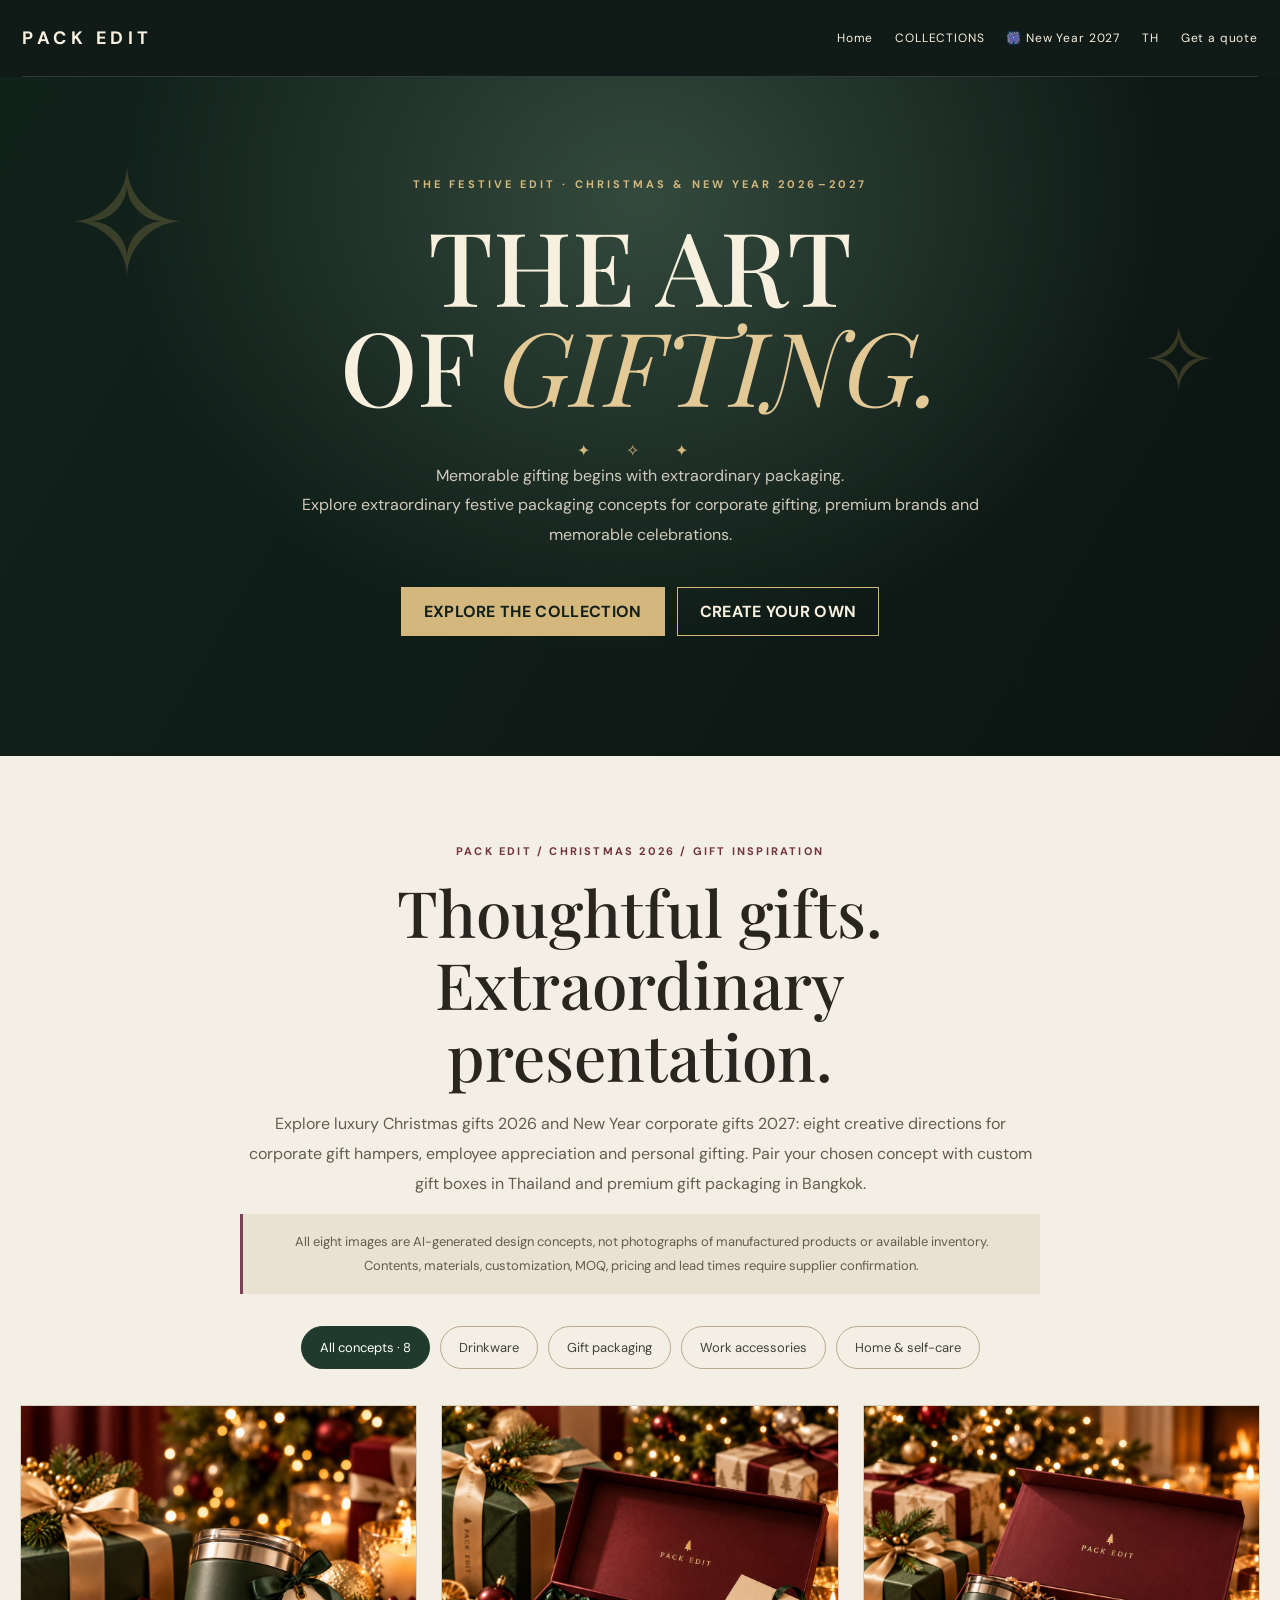
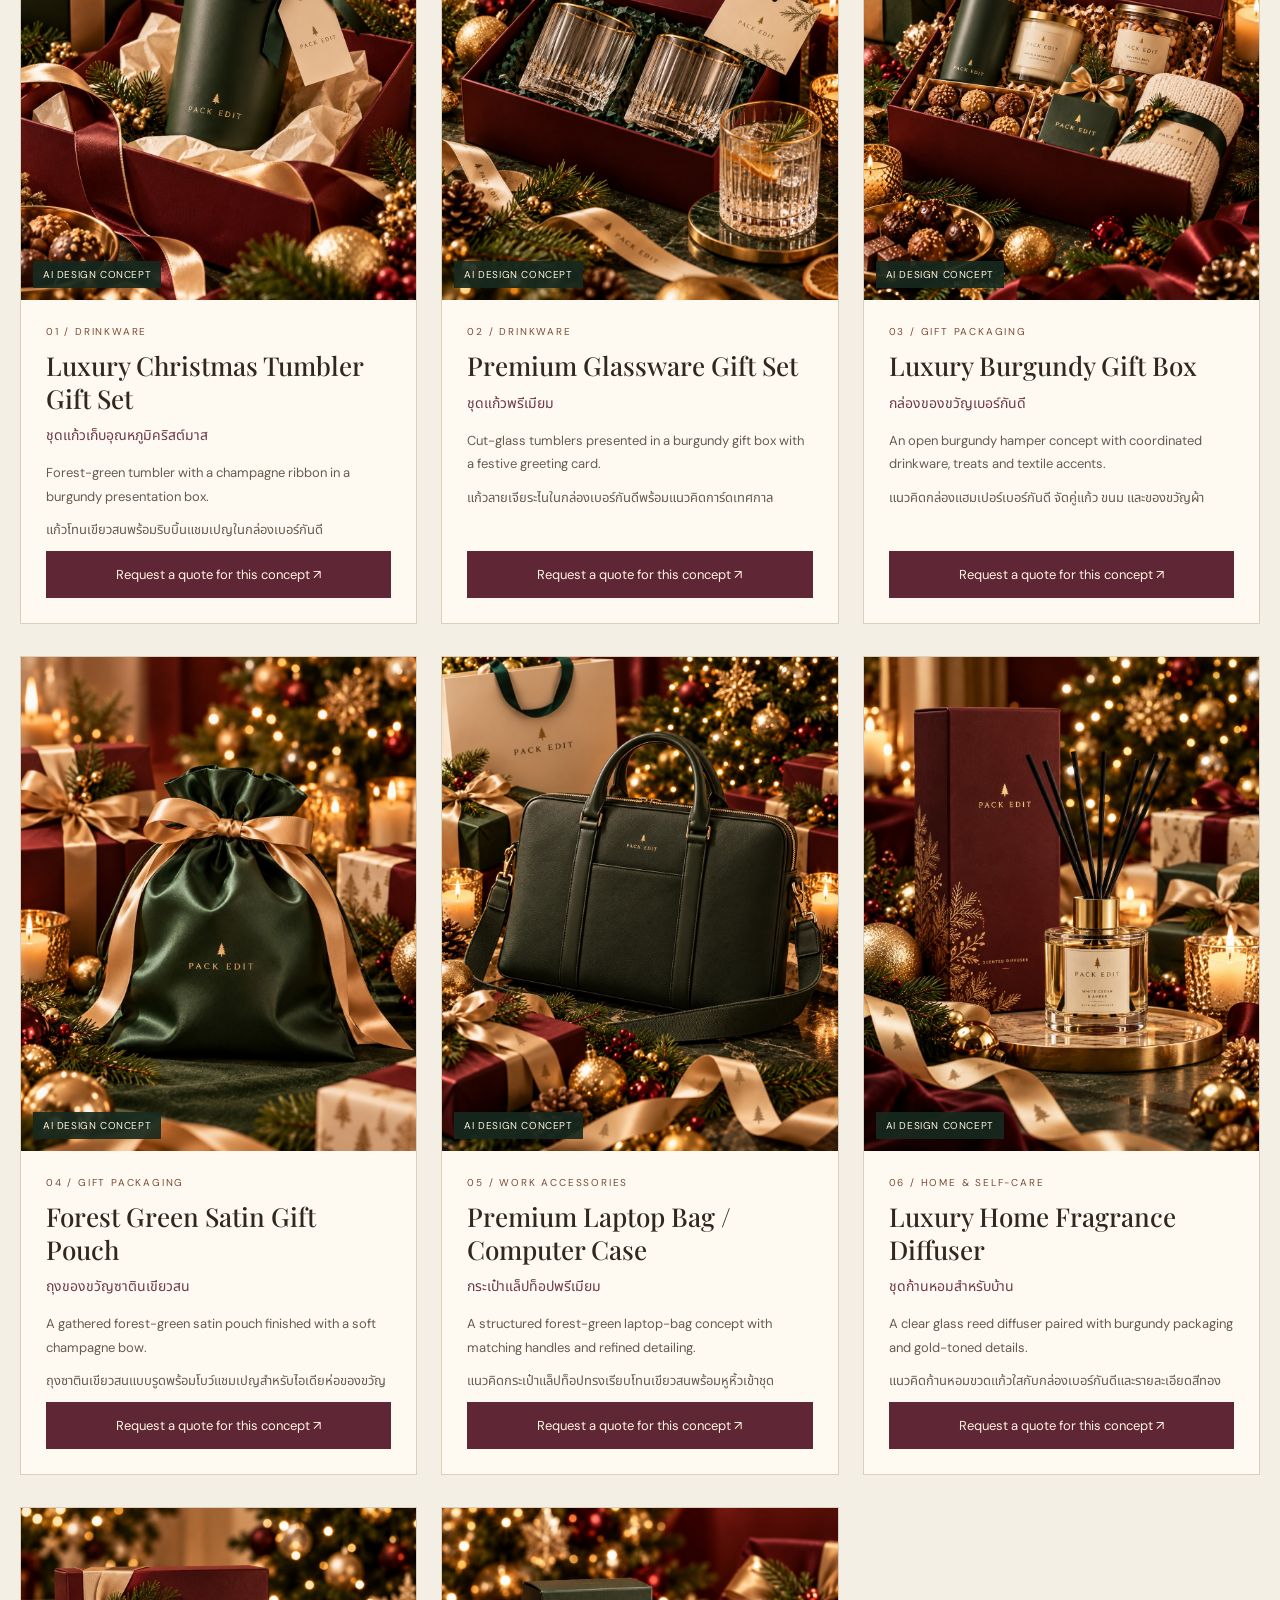
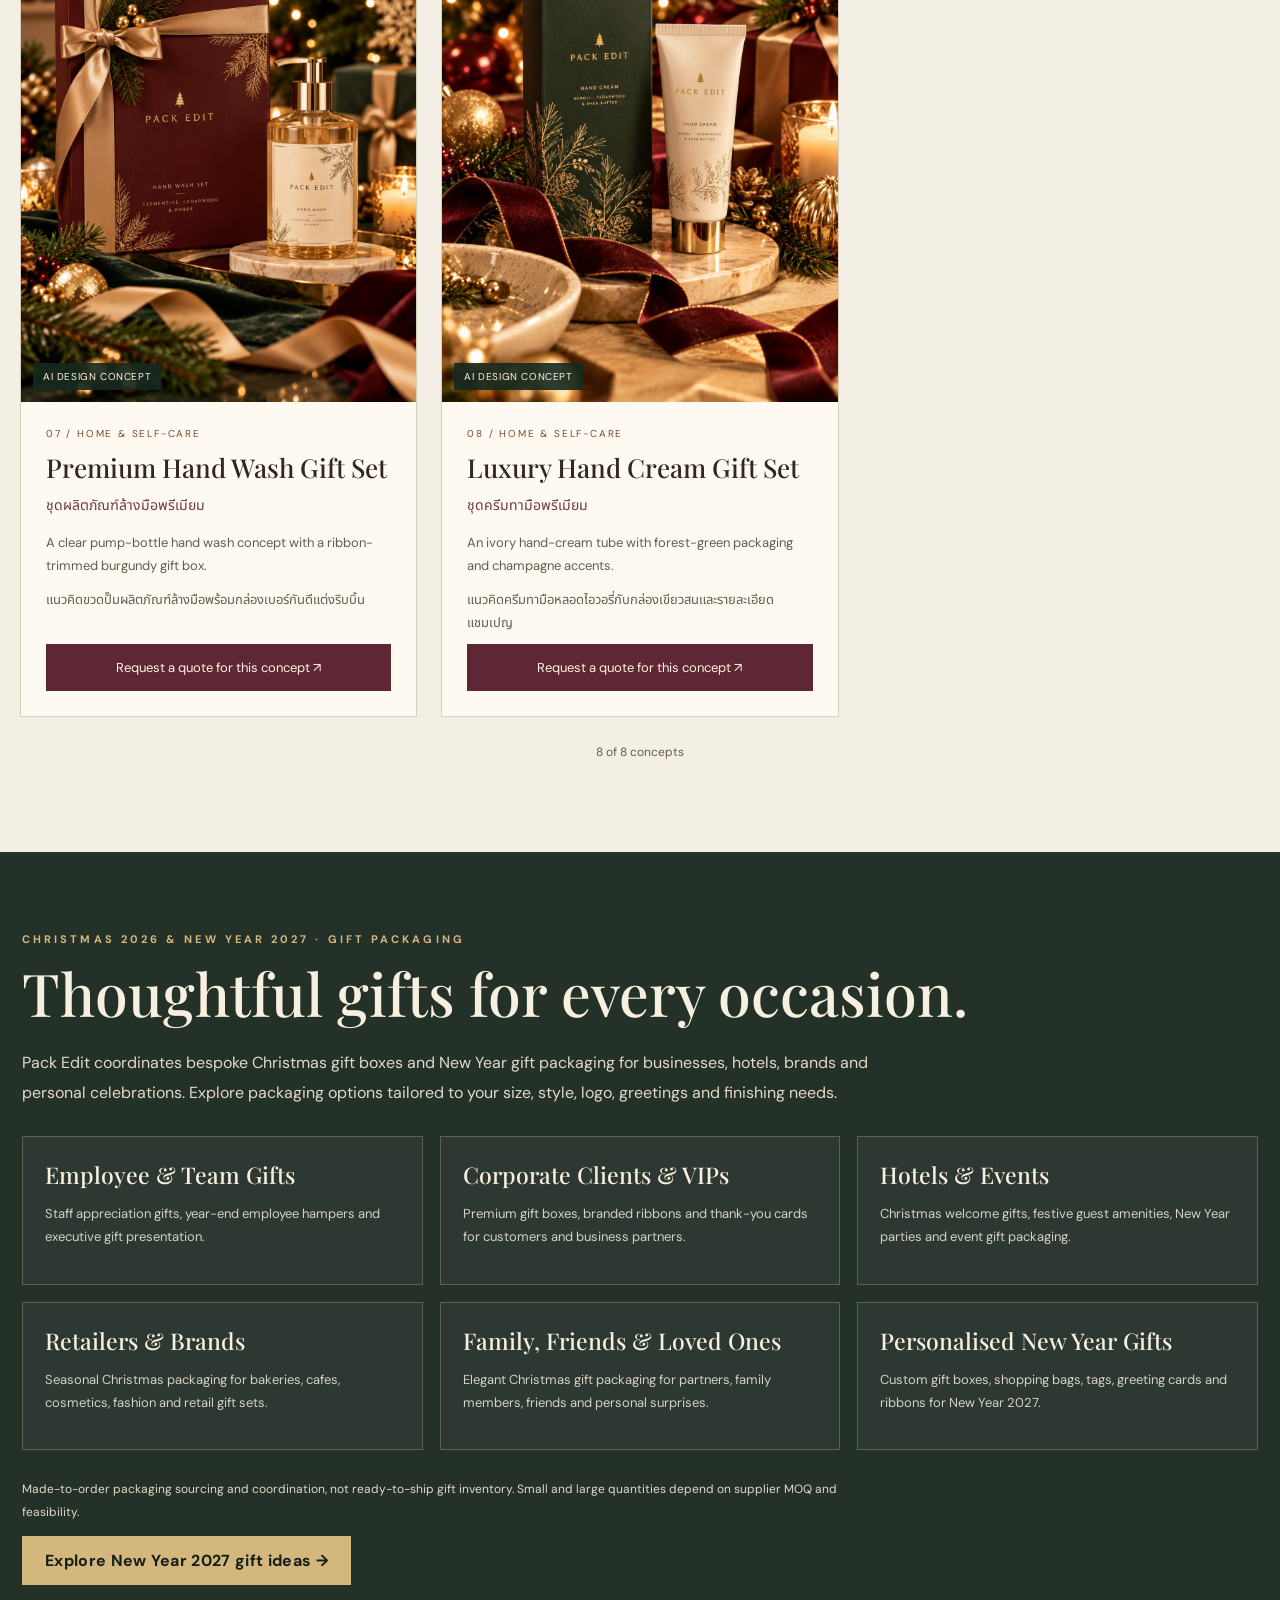
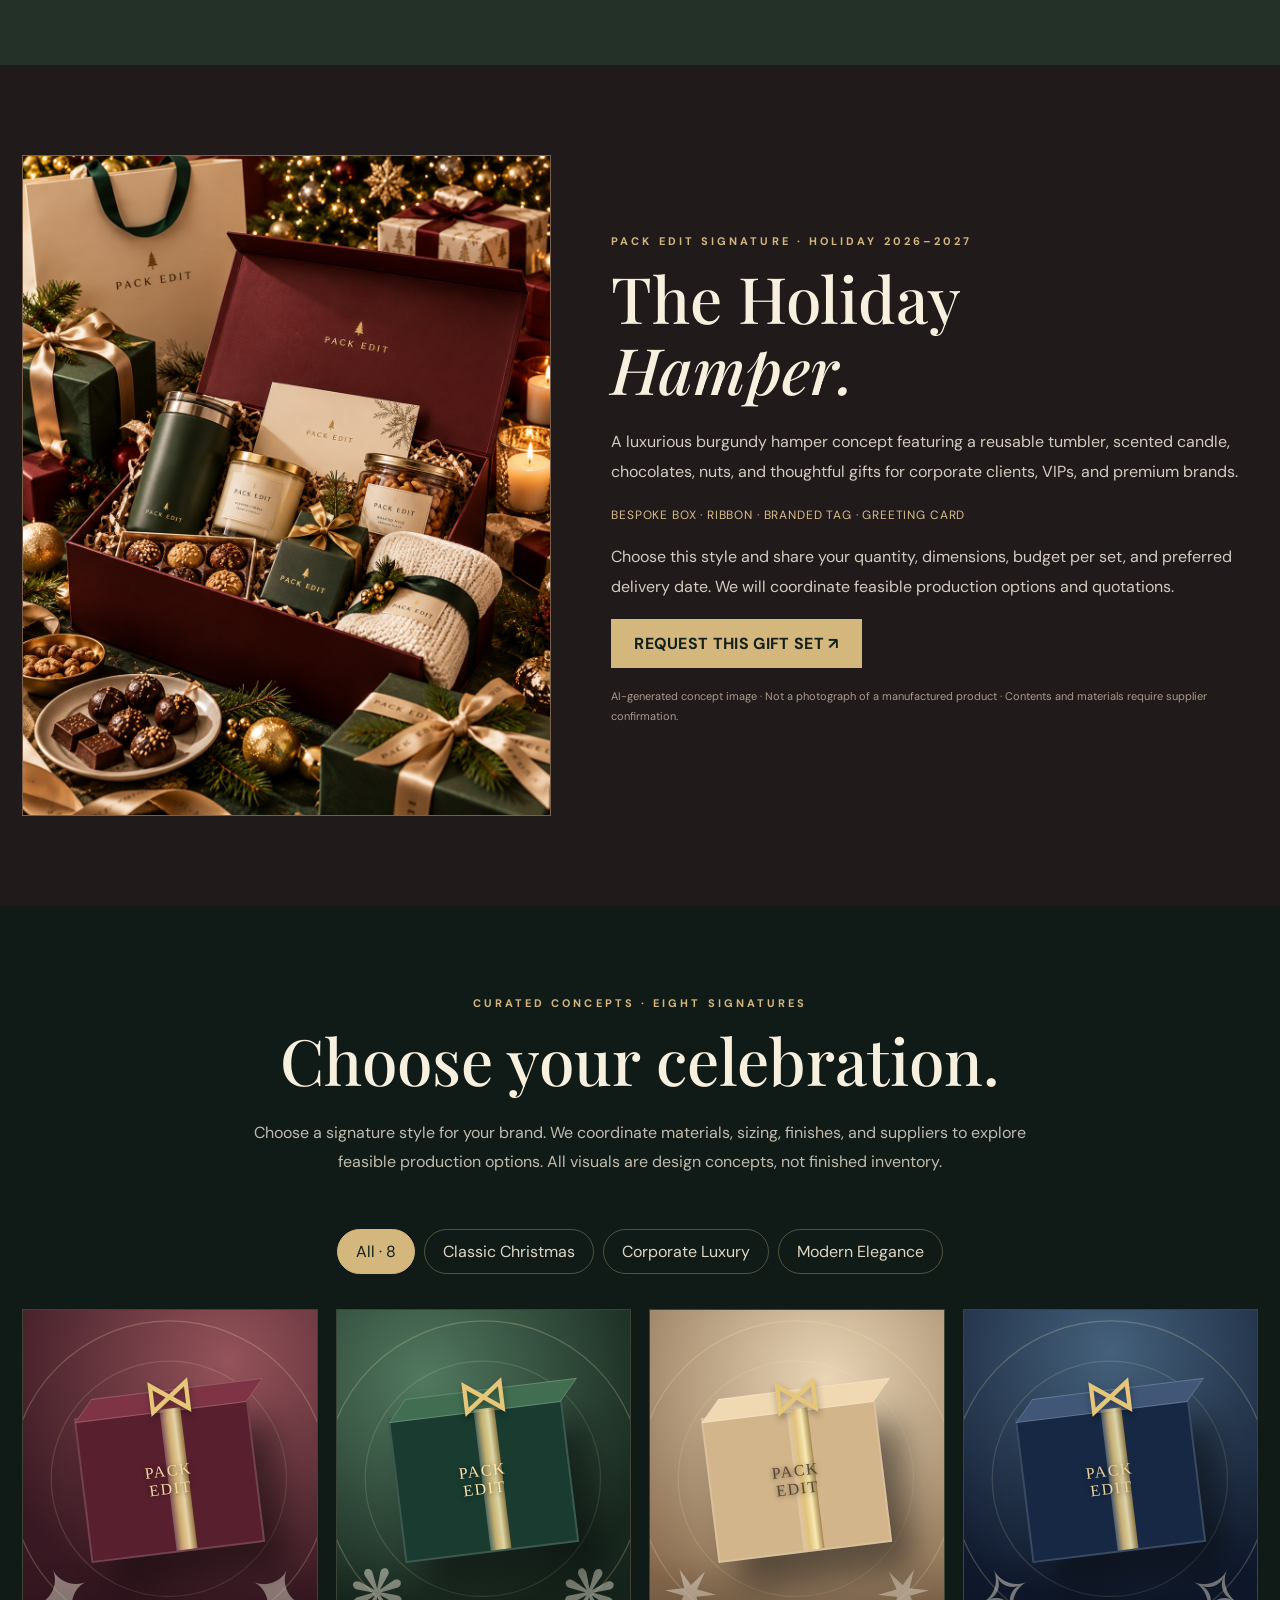
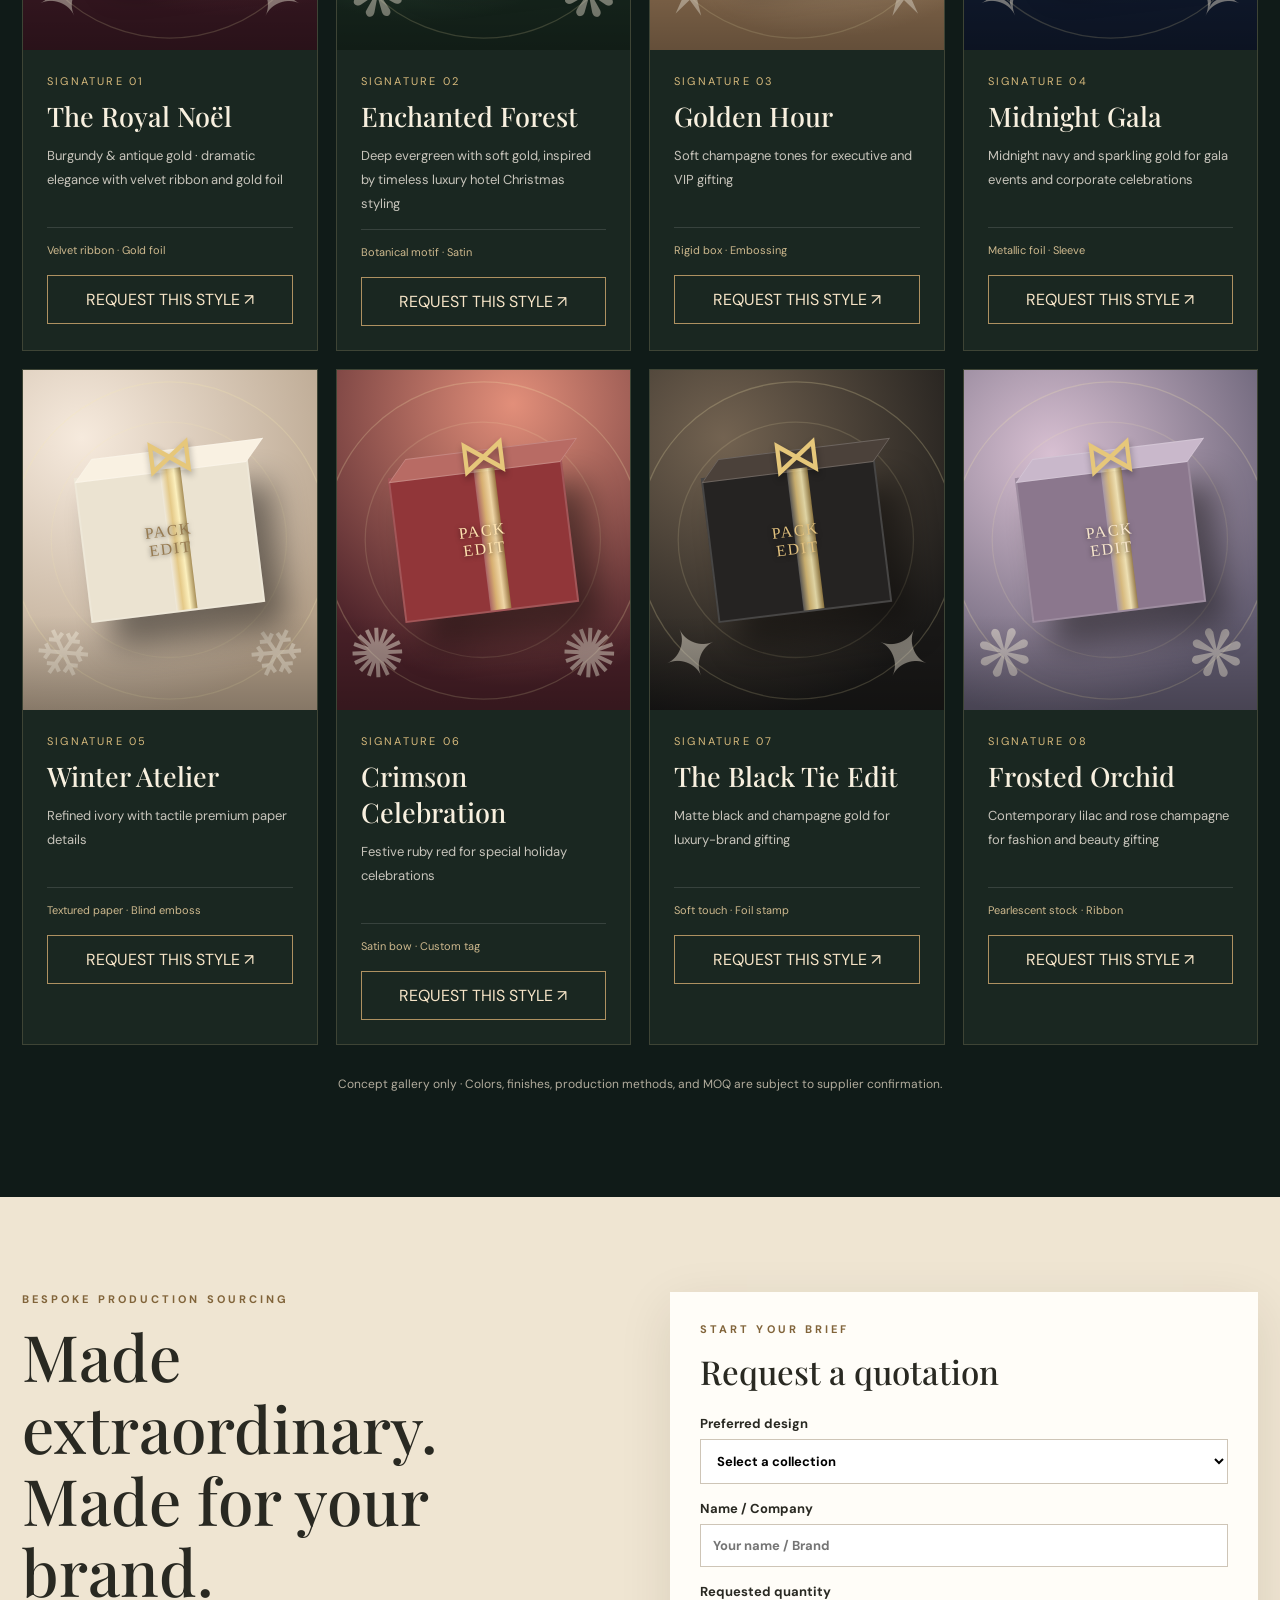
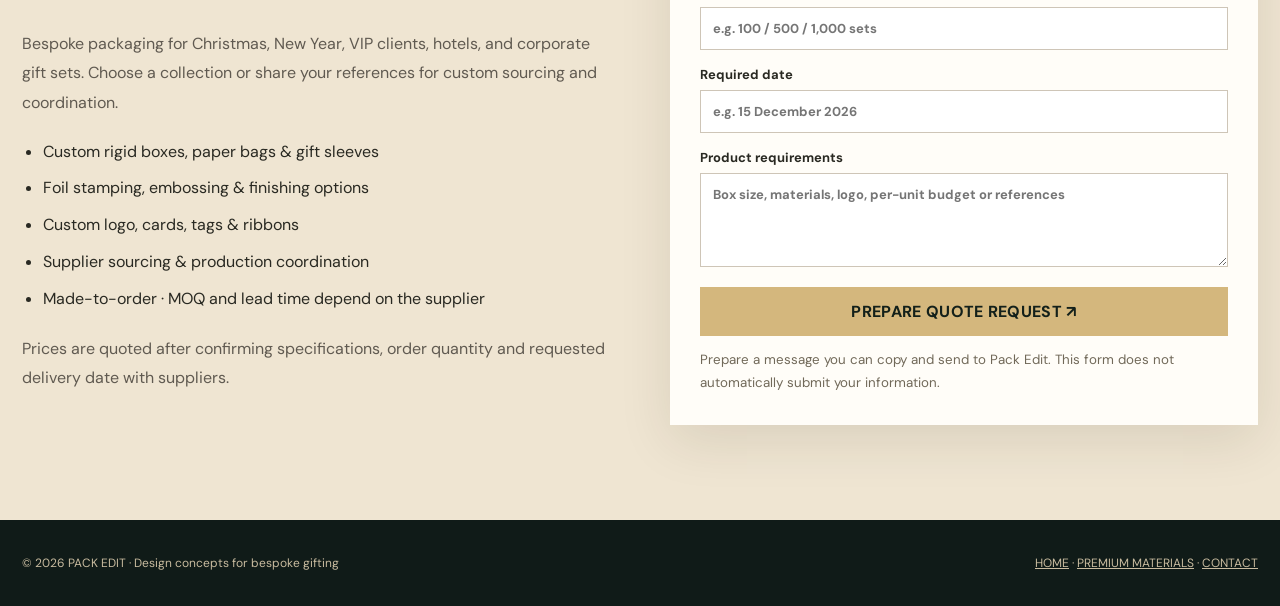
<file: holiday/en/index.html>
<!doctype html>
<html lang="en"><head><meta charset="utf-8"><meta name="viewport" content="width=device-width,initial-scale=1">
<link rel="alternate" hreflang="th" href="https://packaging-service-site-otterandowl-dd.vercel.app/holiday/"><link rel="alternate" hreflang="en" href="https://packaging-service-site-otterandowl-dd.vercel.app/holiday/en/"><link rel="alternate" hreflang="x-default" href="https://packaging-service-site-otterandowl-dd.vercel.app/holiday/"><title>Christmas Gift Boxes 2026 & New Year Packaging | Pack Edit</title>
<meta name="description" content="Luxury Christmas 2026 gift box concepts for corporate clients, employees, hotels, shops, friends and family. Explore bespoke New Year 2027 packaging by Pack Edit.">
<link rel="canonical" href="https://packaging-service-site-otterandowl-dd.vercel.app/holiday/en/">
<link rel="preconnect" href="https://fonts.googleapis.com"><link rel="preconnect" href="https://fonts.gstatic.com" crossorigin>
<link href="https://fonts.googleapis.com/css2?family=DM+Sans:wght@400;500;600;700&family=Playfair+Display:wght@400;500;600&family=Noto+Sans+Thai:wght@400;500;600&display=swap" rel="stylesheet">
<style>
:root{--bg:#101b18;--ink:#f8f0df;--gold:#d4b77d;--muted:#c2bbac}*{box-sizing:border-box}html{scroll-behavior:smooth}body{margin:0;background:var(--bg);color:var(--ink);font-family:"DM Sans","Noto Sans Thai",sans-serif}a{color:inherit;text-decoration:none}button,input,select,textarea{font:inherit}.shell{width:min(1240px,calc(100% - 44px));margin:auto}
nav{display:flex;justify-content:space-between;align-items:center;padding:26px 0;border-bottom:1px solid #ffffff23;gap:16px}.logo{font-size:18px;letter-spacing:.25em;font-weight:700}.links{display:flex;gap:22px;align-items:center;font-size:12px;letter-spacing:.07em}.links a:hover{color:var(--gold)}.button{border:1px solid var(--gold);background:var(--gold);color:#13201a;padding:13px 22px;display:inline-block;text-align:center;cursor:pointer;font-weight:700;letter-spacing:.02em}.button.outline{background:transparent;color:var(--ink)}.button:hover{filter:brightness(1.12)}.eyebrow{font-size:11px;letter-spacing:.28em;color:var(--gold);font-weight:700;text-transform:uppercase}h1,h2,h3{font-family:"Playfair Display","Noto Sans Thai",serif;font-weight:500}h1{font-size:clamp(55px,8vw,116px);line-height:.98;margin:24px 0}h2{font-size:clamp(38px,5vw,66px);line-height:1.12;margin:14px 0 22px}p{line-height:1.85}.hero{position:relative;padding:100px 0 120px;text-align:center;overflow:hidden;background:radial-gradient(ellipse at 50% 18%,#344a3d 0,transparent 58%),linear-gradient(120deg,#11221b,#0c1512)}.hero:before,.hero:after{content:"✧";font:150px Georgia;color:#b99d5940;position:absolute;top:60px;left:5%}.hero:after{left:auto;right:5%;top:230px;font-size:90px}.hero .intro{max-width:680px;margin:auto;color:#d0cbbb;font-size:16px}.hero em{color:#e2c996;font-weight:400}.hero .buttons{display:flex;justify-content:center;gap:12px;flex-wrap:wrap;margin-top:38px}.spark{color:var(--gold);letter-spacing:1em}.section{padding:90px 0}.section-copy{text-align:center;max-width:790px;margin:0 auto 52px}.section-copy p{color:var(--muted)}.filters{display:flex;justify-content:center;gap:9px;flex-wrap:wrap;margin-bottom:35px}.filter{border:1px solid #b7a37565;border-radius:99px;background:transparent;color:#e0d6c4;padding:11px 18px;cursor:pointer}.filter.active{background:#d4b77d;color:#122118;border-color:#d4b77d}.grid{display:grid;grid-template-columns:repeat(4,1fr);gap:18px}.item{background:#1a2721;border:1px solid #ead39a2b;overflow:hidden;transition:transform .25s,border-color .25s}.item:hover{transform:translateY(-5px);border-color:#d4b77d}.item[hidden]{display:none}.art{height:340px;position:relative;display:flex;align-items:center;justify-content:center;overflow:hidden;isolation:isolate}.art:after{content:"";position:absolute;bottom:0;left:0;right:0;height:28%;background:linear-gradient(0deg,#0004,transparent);pointer-events:none}.art .halo{width:245px;height:245px;border:1px solid #f5e9b039;border-radius:100%;position:absolute;transform:scale(1.3)}.art .halo:before{content:"";width:180px;height:180px;border:1px solid #f5e9b024;border-radius:100%;position:absolute;top:30px;left:30px}.art .boxmock{z-index:2;width:175px;height:146px;position:relative;display:grid;place-items:center;box-shadow:20px 27px 32px #0007;transform:rotate(-7deg);border:2px solid #ffffff28;background:var(--gift);color:var(--foil)}.art .boxmock:before{content:"";position:absolute;top:-19px;height:20px;left:8px;right:-10px;transform:skewX(-42deg);background:var(--lid);border:1px solid #ffffff30}.art .boxmock:after{content:"";height:100%;width:21px;position:absolute;left:49%;background:linear-gradient(90deg,#ffffff44,#e3c47a,#fff2ba,#9b7f42);opacity:.85}.boxmock b{font-family:Georgia,serif;font-weight:400;letter-spacing:.1em;z-index:1;text-align:center;font-size:16px;text-shadow:0 1px 5px #0008}.bow{position:absolute;top:-38px;left:70px;font-size:51px;line-height:1;color:#e6c77a;z-index:4;text-shadow:0 4px 7px #0005}.art .sprig{position:absolute;font-size:68px;opacity:.5;bottom:12px;left:13px;transform:rotate(-25deg)}.art .sprig.right{left:auto;right:13px;transform:rotate(25deg)}.burgundy{--gift:#581f2e;--lid:#7e3444;--foil:#f5d79e;background:radial-gradient(circle at 70% 15%,#95535a,#381822 72%)}.evergreen{--gift:#193b30;--lid:#416e51;--foil:#ffe5aa;background:radial-gradient(circle at 30% 20%,#527960,#17271e 72%)}.champagne{--gift:#d2b58b;--lid:#f0d8b2;--foil:#5a4532;background:radial-gradient(circle at 60% 20%,#e9d6b6,#886b4e 80%)}.midnight{--gift:#172844;--lid:#405778;--foil:#e9d4a1;background:radial-gradient(circle at 50% 12%,#45617c,#101a2e 76%)}.ivory{--gift:#ebe3d1;--lid:#f9f1e2;--foil:#967a50;background:radial-gradient(circle at 20% 20%,#f6eadd,#b6a28b 80%)}.ruby{--gift:#913639;--lid:#b86b64;--foil:#ffe3b0;background:radial-gradient(circle at 60% 10%,#e28f7a,#492028 80%)}.black{--gift:#252322;--lid:#4b413a;--foil:#e1c07e;background:radial-gradient(circle at 25% 20%,#736351,#1a1918 80%)}.lilac{--gift:#8b778d;--lid:#c9b8cb;--foil:#f8e7cd;background:radial-gradient(circle at 30% 25%,#d8c0d2,#625c71 80%)}.item-body{padding:24px}.code{color:#d6b97c;font-size:11px;letter-spacing:.2em}.item h3{font-size:27px;margin:10px 0}.item p{font-size:13px;color:#c7c4bb;min-height:70px;margin:0 0 13px}.tags{font-size:11px;color:#ceb98e;border-top:1px solid #ffffff20;padding-top:15px}.choose{width:100%;margin-top:18px;background:transparent;color:#f6e4c7;border:1px solid #ae9161;padding:13px;cursor:pointer}.choose:hover{background:#d4b77d;color:#152019}.note{font-size:12px;color:#b2ac9d;text-align:center;margin-top:28px}.details{background:#efe5d2;color:#292922;padding:95px 0}.details .eyebrow{color:#81643a}.detailgrid{display:grid;grid-template-columns:1fr 1fr;gap:60px;align-items:start}.details p{color:#605a51}.detailgrid ul{line-height:2.3;padding-left:21px}.form{background:#fffdf8;padding:30px;box-shadow:0 16px 50px #2c24131c}.form label{display:block;font-size:13px;font-weight:700;margin:0 0 16px}.form input,.form select,.form textarea{width:100%;border:1px solid #cec5b7;background:#fff;padding:12px;margin-top:7px;border-radius:0}.form .button{width:100%}.form small{display:block;margin-top:13px;color:#716959;line-height:1.7}.foot{padding:35px 0;display:flex;justify-content:space-between;gap:12px;color:#c8bb9f;font-size:12px}.foot a{text-decoration:underline}
@media(max-width:1050px){.grid{grid-template-columns:repeat(2,1fr)}}@media(max-width:650px){nav{align-items:flex-start}.links{gap:10px;flex-wrap:wrap;justify-content:flex-end}.links .hide-mobile{display:none}.hero{padding:77px 0}.grid{grid-template-columns:1fr}.art{height:360px}.detailgrid{grid-template-columns:1fr;gap:30px}.foot{flex-direction:column}.section{padding:65px 0}} 
</style><link rel="stylesheet" href="/assets/holiday/gallery.css"><script src="/assets/holiday/gallery.js" defer></script><script type="application/ld+json">{"@context":"https://schema.org","@type":"ItemList","name":"Gift design concepts — Christmas 2026 & New Year 2027","itemListElement":[{"@type":"ListItem","position":1,"url":"https://packaging-service-site-otterandowl-dd.vercel.app/holiday/en/#gift-tumbler","name":"Luxury Christmas Tumbler Gift Set","description":"Forest-green tumbler with a champagne ribbon in a burgundy presentation box. AI-generated inspiration only; not available inventory."},{"@type":"ListItem","position":2,"url":"https://packaging-service-site-otterandowl-dd.vercel.app/holiday/en/#gift-glassware","name":"Premium Glassware Gift Set","description":"Cut-glass tumblers presented in a burgundy gift box with a festive greeting card. AI-generated inspiration only; not available inventory."},{"@type":"ListItem","position":3,"url":"https://packaging-service-site-otterandowl-dd.vercel.app/holiday/en/#gift-gift-box","name":"Luxury Burgundy Gift Box","description":"An open burgundy hamper concept with coordinated drinkware, treats and textile accents. AI-generated inspiration only; not available inventory."},{"@type":"ListItem","position":4,"url":"https://packaging-service-site-otterandowl-dd.vercel.app/holiday/en/#gift-pouch","name":"Forest Green Satin Gift Pouch","description":"A gathered forest-green satin pouch finished with a soft champagne bow. AI-generated inspiration only; not available inventory."},{"@type":"ListItem","position":5,"url":"https://packaging-service-site-otterandowl-dd.vercel.app/holiday/en/#gift-laptop-bag","name":"Premium Laptop Bag / Computer Case","description":"A structured forest-green laptop-bag concept with matching handles and refined detailing. AI-generated inspiration only; not available inventory."},{"@type":"ListItem","position":6,"url":"https://packaging-service-site-otterandowl-dd.vercel.app/holiday/en/#gift-diffuser","name":"Luxury Home Fragrance Diffuser","description":"A clear glass reed diffuser paired with burgundy packaging and gold-toned details. AI-generated inspiration only; not available inventory."},{"@type":"ListItem","position":7,"url":"https://packaging-service-site-otterandowl-dd.vercel.app/holiday/en/#gift-hand-wash","name":"Premium Hand Wash Gift Set","description":"A clear pump-bottle hand wash concept with a ribbon-trimmed burgundy gift box. AI-generated inspiration only; not available inventory."},{"@type":"ListItem","position":8,"url":"https://packaging-service-site-otterandowl-dd.vercel.app/holiday/en/#gift-hand-cream","name":"Luxury Hand Cream Gift Set","description":"An ivory hand-cream tube with forest-green packaging and champagne accents. AI-generated inspiration only; not available inventory."}]}</script></head><body>
<nav class="shell"><a class="logo" href="/">PACK EDIT</a><div class="links"><a class="hide-mobile" href="/">Home</a><a href="#collection">COLLECTIONS</a><a href="/new-year/en/">🎆 New Year 2027</a><a href="/holiday/" aria-label="Thai language">TH</a><a href="#enquiry">Get a quote</a></div></nav>
<header class="hero"><div class="shell"><div class="eyebrow">The festive edit · Christmas & New Year 2026–2027</div><h1>THE ART<br>OF <em>GIFTING.</em></h1><div class="spark">✦ ✧ ✦</div><p class="intro">Memorable gifting begins with extraordinary packaging.<br>Explore extraordinary festive packaging concepts for corporate gifting, premium brands and memorable celebrations.</p><div class="buttons"><a class="button" href="#collection">EXPLORE THE COLLECTION</a><a class="button outline" href="#enquiry">CREATE YOUR OWN</a></div></div></header>
<main><section id="gift-inspiration" class="pe-gallery" data-pe-gallery data-lang="en" aria-labelledby="gift-inspiration-title"><div class="pe-gallery__inner"><div class="pe-gallery__head"><div class="pe-gallery__eyebrow">PACK EDIT / CHRISTMAS 2026 / GIFT INSPIRATION</div><h2 id="gift-inspiration-title">Thoughtful gifts.<br>Extraordinary presentation.</h2><p>Explore luxury Christmas gifts 2026 and New Year corporate gifts 2027: eight creative directions for corporate gift hampers, employee appreciation and personal gifting. Pair your chosen concept with custom gift boxes in Thailand and premium gift packaging in Bangkok.</p><p class="pe-gallery__notice">All eight images are AI-generated design concepts, not photographs of manufactured products or available inventory. Contents, materials, customization, MOQ, pricing and lead times require supplier confirmation.</p></div><div class="pe-gallery__filters" role="group" aria-label="Filter gift concepts"><button type="button" class="pe-gallery__filter" data-pe-filter="all" aria-pressed="true">All concepts · 8</button><button type="button" class="pe-gallery__filter" data-pe-filter="drinkware" aria-pressed="false">Drinkware</button><button type="button" class="pe-gallery__filter" data-pe-filter="packaging" aria-pressed="false">Gift packaging</button><button type="button" class="pe-gallery__filter" data-pe-filter="accessories" aria-pressed="false">Work accessories</button><button type="button" class="pe-gallery__filter" data-pe-filter="wellness" aria-pressed="false">Home & self-care</button></div><div class="pe-gallery__grid"><article class="pe-gallery__card" id="gift-tumbler" data-pe-category="drinkware"><figure class="pe-gallery__photo"><img src="/assets/holiday/luxury_christmas_tumbler_gift_set.jpg" width="1122" height="1402" loading="lazy" decoding="async" alt="Forest-green tumbler with a champagne ribbon in a burgundy presentation box. AI-generated design concept."><figcaption class="pe-gallery__badge">AI DESIGN CONCEPT</figcaption></figure><div class="pe-gallery__body"><span class="pe-gallery__category">01 / Drinkware</span><h3>Luxury Christmas Tumbler Gift Set</h3><p class="pe-gallery__thai" lang="th">ชุดแก้วเก็บอุณหภูมิคริสต์มาส</p><p class="pe-gallery__description" lang="en">Forest-green tumbler with a champagne ribbon in a burgundy presentation box.</p><p class="pe-gallery__description" lang="th">แก้วโทนเขียวสนพร้อมริบบิ้นแชมเปญในกล่องเบอร์กันดี</p><a class="pe-gallery__quote" data-pe-gift="tumbler" href="/holiday/en/?gift=tumbler#enquiry">Request a quote for this concept ↗</a></div></article>
<article class="pe-gallery__card" id="gift-glassware" data-pe-category="drinkware"><figure class="pe-gallery__photo"><img src="/assets/holiday/luxury_pack_edit_christmas_gift_set.jpg" width="1122" height="1402" loading="lazy" decoding="async" alt="Cut-glass tumblers presented in a burgundy gift box with a festive greeting card. AI-generated design concept."><figcaption class="pe-gallery__badge">AI DESIGN CONCEPT</figcaption></figure><div class="pe-gallery__body"><span class="pe-gallery__category">02 / Drinkware</span><h3>Premium Glassware Gift Set</h3><p class="pe-gallery__thai" lang="th">ชุดแก้วพรีเมียม</p><p class="pe-gallery__description" lang="en">Cut-glass tumblers presented in a burgundy gift box with a festive greeting card.</p><p class="pe-gallery__description" lang="th">แก้วลายเจียระไนในกล่องเบอร์กันดีพร้อมแนวคิดการ์ดเทศกาล</p><a class="pe-gallery__quote" data-pe-gift="glassware" href="/holiday/en/?gift=glassware#enquiry">Request a quote for this concept ↗</a></div></article>
<article class="pe-gallery__card" id="gift-gift-box" data-pe-category="packaging"><figure class="pe-gallery__photo"><img src="/assets/holiday/luxury_burgundy_christmas_gift_box.jpg" width="1122" height="1402" loading="lazy" decoding="async" alt="An open burgundy hamper concept with coordinated drinkware, treats and textile accents. AI-generated design concept."><figcaption class="pe-gallery__badge">AI DESIGN CONCEPT</figcaption></figure><div class="pe-gallery__body"><span class="pe-gallery__category">03 / Gift packaging</span><h3>Luxury Burgundy Gift Box</h3><p class="pe-gallery__thai" lang="th">กล่องของขวัญเบอร์กันดี</p><p class="pe-gallery__description" lang="en">An open burgundy hamper concept with coordinated drinkware, treats and textile accents.</p><p class="pe-gallery__description" lang="th">แนวคิดกล่องแฮมเปอร์เบอร์กันดี จัดคู่แก้ว ขนม และของขวัญผ้า</p><a class="pe-gallery__quote" data-pe-gift="gift-box" href="/holiday/en/?gift=gift-box#enquiry">Request a quote for this concept ↗</a></div></article>
<article class="pe-gallery__card" id="gift-pouch" data-pe-category="packaging"><figure class="pe-gallery__photo"><img src="/assets/holiday/luxury_green_satin_holiday_gift_pouch.jpg" width="1122" height="1402" loading="lazy" decoding="async" alt="A gathered forest-green satin pouch finished with a soft champagne bow. AI-generated design concept."><figcaption class="pe-gallery__badge">AI DESIGN CONCEPT</figcaption></figure><div class="pe-gallery__body"><span class="pe-gallery__category">04 / Gift packaging</span><h3>Forest Green Satin Gift Pouch</h3><p class="pe-gallery__thai" lang="th">ถุงของขวัญซาตินเขียวสน</p><p class="pe-gallery__description" lang="en">A gathered forest-green satin pouch finished with a soft champagne bow.</p><p class="pe-gallery__description" lang="th">ถุงซาตินเขียวสนแบบรูดพร้อมโบว์แชมเปญสำหรับไอเดียห่อของขวัญ</p><a class="pe-gallery__quote" data-pe-gift="pouch" href="/holiday/en/?gift=pouch#enquiry">Request a quote for this concept ↗</a></div></article>
<article class="pe-gallery__card" id="gift-laptop-bag" data-pe-category="accessories"><figure class="pe-gallery__photo"><img src="/assets/holiday/luxury_forest_green_holiday_briefcase.jpg" width="1122" height="1402" loading="lazy" decoding="async" alt="A structured forest-green laptop-bag concept with matching handles and refined detailing. AI-generated design concept."><figcaption class="pe-gallery__badge">AI DESIGN CONCEPT</figcaption></figure><div class="pe-gallery__body"><span class="pe-gallery__category">05 / Work accessories</span><h3>Premium Laptop Bag / Computer Case</h3><p class="pe-gallery__thai" lang="th">กระเป๋าแล็ปท็อปพรีเมียม</p><p class="pe-gallery__description" lang="en">A structured forest-green laptop-bag concept with matching handles and refined detailing.</p><p class="pe-gallery__description" lang="th">แนวคิดกระเป๋าแล็ปท็อปทรงเรียบโทนเขียวสนพร้อมหูหิ้วเข้าชุด</p><a class="pe-gallery__quote" data-pe-gift="laptop-bag" href="/holiday/en/?gift=laptop-bag#enquiry">Request a quote for this concept ↗</a></div></article>
<article class="pe-gallery__card" id="gift-diffuser" data-pe-category="wellness"><figure class="pe-gallery__photo"><img src="/assets/holiday/luxury_christmas_diffuser_gift_set.jpg" width="1122" height="1402" loading="lazy" decoding="async" alt="A clear glass reed diffuser paired with burgundy packaging and gold-toned details. AI-generated design concept."><figcaption class="pe-gallery__badge">AI DESIGN CONCEPT</figcaption></figure><div class="pe-gallery__body"><span class="pe-gallery__category">06 / Home & self-care</span><h3>Luxury Home Fragrance Diffuser</h3><p class="pe-gallery__thai" lang="th">ชุดก้านหอมสำหรับบ้าน</p><p class="pe-gallery__description" lang="en">A clear glass reed diffuser paired with burgundy packaging and gold-toned details.</p><p class="pe-gallery__description" lang="th">แนวคิดก้านหอมขวดแก้วใสกับกล่องเบอร์กันดีและรายละเอียดสีทอง</p><a class="pe-gallery__quote" data-pe-gift="diffuser" href="/holiday/en/?gift=diffuser#enquiry">Request a quote for this concept ↗</a></div></article>
<article class="pe-gallery__card" id="gift-hand-wash" data-pe-category="wellness"><figure class="pe-gallery__photo"><img src="/assets/holiday/pack_edit_festive_hand_wash_gift_set.jpg" width="1122" height="1402" loading="lazy" decoding="async" alt="A clear pump-bottle hand wash concept with a ribbon-trimmed burgundy gift box. AI-generated design concept."><figcaption class="pe-gallery__badge">AI DESIGN CONCEPT</figcaption></figure><div class="pe-gallery__body"><span class="pe-gallery__category">07 / Home & self-care</span><h3>Premium Hand Wash Gift Set</h3><p class="pe-gallery__thai" lang="th">ชุดผลิตภัณฑ์ล้างมือพรีเมียม</p><p class="pe-gallery__description" lang="en">A clear pump-bottle hand wash concept with a ribbon-trimmed burgundy gift box.</p><p class="pe-gallery__description" lang="th">แนวคิดขวดปั๊มผลิตภัณฑ์ล้างมือพร้อมกล่องเบอร์กันดีแต่งริบบิ้น</p><a class="pe-gallery__quote" data-pe-gift="hand-wash" href="/holiday/en/?gift=hand-wash#enquiry">Request a quote for this concept ↗</a></div></article>
<article class="pe-gallery__card" id="gift-hand-cream" data-pe-category="wellness"><figure class="pe-gallery__photo"><img src="/assets/holiday/luxury_festive_hand_cream_gift_set.jpg" width="1122" height="1402" loading="lazy" decoding="async" alt="An ivory hand-cream tube with forest-green packaging and champagne accents. AI-generated design concept."><figcaption class="pe-gallery__badge">AI DESIGN CONCEPT</figcaption></figure><div class="pe-gallery__body"><span class="pe-gallery__category">08 / Home & self-care</span><h3>Luxury Hand Cream Gift Set</h3><p class="pe-gallery__thai" lang="th">ชุดครีมทามือพรีเมียม</p><p class="pe-gallery__description" lang="en">An ivory hand-cream tube with forest-green packaging and champagne accents.</p><p class="pe-gallery__description" lang="th">แนวคิดครีมทามือหลอดไอวอรี่กับกล่องเขียวสนและรายละเอียดแชมเปญ</p><a class="pe-gallery__quote" data-pe-gift="hand-cream" href="/holiday/en/?gift=hand-cream#enquiry">Request a quote for this concept ↗</a></div></article></div><p class="pe-gallery__count" data-pe-count role="status" aria-live="polite">8 of 8 concepts</p></div></section><style>.audience-seo{padding:80px 0;background:#243129;color:#f8f0df}.audience-seo h2{font-size:clamp(34px,5vw,59px)}.audience-seo>div>p{max-width:850px;line-height:1.9;color:#e3d9c7}.audience-grid{display:grid;grid-template-columns:repeat(3,1fr);gap:17px;margin:28px 0}.audience-grid article{border:1px solid #d4b77d50;padding:22px;background:#ffffff09}.audience-grid h3{font-size:23px;margin:0 0 12px}.audience-grid p{font-size:13px;line-height:1.75;color:#d6d0c5}.small-seo{font-size:12px}@media(max-width:800px){.audience-grid{grid-template-columns:1fr 1fr}}@media(max-width:520px){.audience-grid{grid-template-columns:1fr}}</style><section id="gift-occasions" class="audience-seo"><div class="shell"><div class="eyebrow">CHRISTMAS 2026 & NEW YEAR 2027 · GIFT PACKAGING</div><h2>Thoughtful gifts for every occasion.</h2><p>Pack Edit coordinates bespoke Christmas gift boxes and New Year gift packaging for businesses, hotels, brands and personal celebrations. Explore packaging options tailored to your size, style, logo, greetings and finishing needs.</p><div class="audience-grid"><article><h3>Employee & Team Gifts</h3><p>Staff appreciation gifts, year-end employee hampers and executive gift presentation.</p></article><article><h3>Corporate Clients & VIPs</h3><p>Premium gift boxes, branded ribbons and thank-you cards for customers and business partners.</p></article><article><h3>Hotels & Events</h3><p>Christmas welcome gifts, festive guest amenities, New Year parties and event gift packaging.</p></article><article><h3>Retailers & Brands</h3><p>Seasonal Christmas packaging for bakeries, cafes, cosmetics, fashion and retail gift sets.</p></article><article><h3>Family, Friends & Loved Ones</h3><p>Elegant Christmas gift packaging for partners, family members, friends and personal surprises.</p></article><article><h3>Personalised New Year Gifts</h3><p>Custom gift boxes, shopping bags, tags, greeting cards and ribbons for New Year 2027.</p></article></div><p class="small-seo">Made-to-order packaging sourcing and coordination, not ready-to-ship gift inventory. Small and large quantities depend on supplier MOQ and feasibility.</p><a class="button" href="/new-year/en/">Explore New Year 2027 gift ideas →</a></div></section><style>.featured-gift{padding:90px 0;background:#211a1a}.featured-layout{display:grid;grid-template-columns:.9fr 1.1fr;align-items:center;gap:60px}.featured-photo{border:1px solid #d4b77d66;background:#3c2527;overflow:hidden}.featured-photo img{width:100%;aspect-ratio:4/5;object-fit:cover;display:block}.featured-gift h2{font-size:clamp(38px,5vw,70px)}.featured-gift .gift-copy{color:#d4cbc0;line-height:1.9}.featured-gift .detail{color:#d8bd8a;font-size:12px;letter-spacing:.07em}.featured-gift .disclaimer{font-size:11px;color:#aa9b8c;margin-top:18px}@media(max-width:800px){.featured-layout{grid-template-columns:1fr;gap:30px}.featured-gift{padding:55px 0}}</style><section id="featured-gift" class="featured-gift"><div class="shell featured-layout"><div class="featured-photo"><img src="/Luxury%20PACK%20EDIT%20Christmas%20Hamper.png" alt="Pack Edit Holiday Hamper mockup with tumbler, candle, chocolates, nuts and textile" loading="lazy"></div><div><div class="eyebrow">PACK EDIT SIGNATURE · HOLIDAY 2026–2027</div><h2>The Holiday<br><em>Hamper.</em></h2><p class="gift-copy">A luxurious burgundy hamper concept featuring a reusable tumbler, scented candle, chocolates, nuts, and thoughtful gifts for corporate clients, VIPs, and premium brands.</p><p class="detail">BESPOKE BOX · RIBBON · BRANDED TAG · GREETING CARD</p><p class="gift-copy">Choose this style and share your quantity, dimensions, budget per set, and preferred delivery date. We will coordinate feasible production options and quotations.</p><a class="button" href="#enquiry" id="hamperBtn">REQUEST THIS GIFT SET ↗</a><p class="disclaimer">AI-generated concept image · Not a photograph of a manufactured product · Contents and materials require supplier confirmation.</p></div></div></section><section id="collection" class="section shell"><div class="section-copy"><div class="eyebrow">Curated concepts · Eight signatures</div><h2>Choose your celebration.</h2><p>Choose a signature style for your brand. We coordinate materials, sizing, finishes, and suppliers to explore feasible production options. All visuals are design concepts, not finished inventory.</p></div>
<div class="filters"><button class="filter active" data-cat="all">All · 8</button><button class="filter" data-cat="classic">Classic Christmas</button><button class="filter" data-cat="corporate">Corporate Luxury</button><button class="filter" data-cat="modern">Modern Elegance</button></div>
<div class="grid">
<article class="item" data-group="classic"><div class="art burgundy" role="img" aria-label="Gift box concept: The Royal Noël"><div class="halo"></div><span class="sprig">✦</span><div class="boxmock"><span class="bow">⋈</span><b>PACK<br>EDIT</b></div><span class="sprig right">✦</span></div><div class="item-body"><div class="code">SIGNATURE 01</div><h3>The Royal Noël</h3><p>Burgundy & antique gold · dramatic elegance with velvet ribbon and gold foil</p><div class="tags">Velvet ribbon · Gold foil</div><button class="choose" data-select="The Royal Noël">REQUEST THIS STYLE ↗</button></div></article><article class="item" data-group="classic"><div class="art evergreen" role="img" aria-label="Gift box concept: Enchanted Forest"><div class="halo"></div><span class="sprig">❋</span><div class="boxmock"><span class="bow">⋈</span><b>PACK<br>EDIT</b></div><span class="sprig right">❋</span></div><div class="item-body"><div class="code">SIGNATURE 02</div><h3>Enchanted Forest</h3><p>Deep evergreen with soft gold, inspired by timeless luxury hotel Christmas styling</p><div class="tags">Botanical motif · Satin</div><button class="choose" data-select="Enchanted Forest">REQUEST THIS STYLE ↗</button></div></article><article class="item" data-group="corporate"><div class="art champagne" role="img" aria-label="Gift box concept: Golden Hour"><div class="halo"></div><span class="sprig">✶</span><div class="boxmock"><span class="bow">⋈</span><b>PACK<br>EDIT</b></div><span class="sprig right">✶</span></div><div class="item-body"><div class="code">SIGNATURE 03</div><h3>Golden Hour</h3><p>Soft champagne tones for executive and VIP gifting</p><div class="tags">Rigid box · Embossing</div><button class="choose" data-select="Golden Hour">REQUEST THIS STYLE ↗</button></div></article><article class="item" data-group="corporate"><div class="art midnight" role="img" aria-label="Gift box concept: Midnight Gala"><div class="halo"></div><span class="sprig">✧</span><div class="boxmock"><span class="bow">⋈</span><b>PACK<br>EDIT</b></div><span class="sprig right">✧</span></div><div class="item-body"><div class="code">SIGNATURE 04</div><h3>Midnight Gala</h3><p>Midnight navy and sparkling gold for gala events and corporate celebrations</p><div class="tags">Metallic foil · Sleeve</div><button class="choose" data-select="Midnight Gala">REQUEST THIS STYLE ↗</button></div></article><article class="item" data-group="modern"><div class="art ivory" role="img" aria-label="Gift box concept: Winter Atelier"><div class="halo"></div><span class="sprig">❄</span><div class="boxmock"><span class="bow">⋈</span><b>PACK<br>EDIT</b></div><span class="sprig right">❄</span></div><div class="item-body"><div class="code">SIGNATURE 05</div><h3>Winter Atelier</h3><p>Refined ivory with tactile premium paper details</p><div class="tags">Textured paper · Blind emboss</div><button class="choose" data-select="Winter Atelier">REQUEST THIS STYLE ↗</button></div></article><article class="item" data-group="classic"><div class="art ruby" role="img" aria-label="Gift box concept: Crimson Celebration"><div class="halo"></div><span class="sprig">✺</span><div class="boxmock"><span class="bow">⋈</span><b>PACK<br>EDIT</b></div><span class="sprig right">✺</span></div><div class="item-body"><div class="code">SIGNATURE 06</div><h3>Crimson Celebration</h3><p>Festive ruby red for special holiday celebrations</p><div class="tags">Satin bow · Custom tag</div><button class="choose" data-select="Crimson Celebration">REQUEST THIS STYLE ↗</button></div></article><article class="item" data-group="corporate"><div class="art black" role="img" aria-label="Gift box concept: The Black Tie Edit"><div class="halo"></div><span class="sprig">✦</span><div class="boxmock"><span class="bow">⋈</span><b>PACK<br>EDIT</b></div><span class="sprig right">✦</span></div><div class="item-body"><div class="code">SIGNATURE 07</div><h3>The Black Tie Edit</h3><p>Matte black and champagne gold for luxury-brand gifting</p><div class="tags">Soft touch · Foil stamp</div><button class="choose" data-select="The Black Tie Edit">REQUEST THIS STYLE ↗</button></div></article><article class="item" data-group="modern"><div class="art lilac" role="img" aria-label="Gift box concept: Frosted Orchid"><div class="halo"></div><span class="sprig">❋</span><div class="boxmock"><span class="bow">⋈</span><b>PACK<br>EDIT</b></div><span class="sprig right">❋</span></div><div class="item-body"><div class="code">SIGNATURE 08</div><h3>Frosted Orchid</h3><p>Contemporary lilac and rose champagne for fashion and beauty gifting</p><div class="tags">Pearlescent stock · Ribbon</div><button class="choose" data-select="Frosted Orchid">REQUEST THIS STYLE ↗</button></div></article>
</div><p class="note">Concept gallery only · Colors, finishes, production methods, and MOQ are subject to supplier confirmation.</p></section>
<section id="enquiry" class="details"><div class="shell detailgrid"><div><div class="eyebrow">Bespoke production sourcing</div><h2>Made extraordinary.<br>Made for your brand.</h2><p>Bespoke packaging for Christmas, New Year, VIP clients, hotels, and corporate gift sets. Choose a collection or share your references for custom sourcing and coordination.</p><ul><li>Custom rigid boxes, paper bags & gift sleeves</li><li>Foil stamping, embossing & finishing options</li><li>Custom logo, cards, tags & ribbons</li><li>Supplier sourcing & production coordination</li><li>Made-to-order · MOQ and lead time depend on the supplier</li></ul><p>Prices are quoted after confirming specifications, order quantity and requested delivery date with suppliers.</p></div>
<form id="giftForm" class="form"><div class="eyebrow">Start your brief</div><h3 style="font-size:33px;margin:13px 0 22px">Request a quotation</h3>
<label>Preferred design<select id="style" required><option value="">Select a collection</option><option>The Royal Noël</option><option>Enchanted Forest</option><option>Golden Hour</option><option>Midnight Gala</option><option>Winter Atelier</option><option>Crimson Celebration</option><option>The Black Tie Edit</option><option>Frosted Orchid</option><option>Custom / Not sure yet</option><option data-gift="tumbler">Luxury Christmas Tumbler Gift Set — AI concept</option><option data-gift="glassware">Premium Glassware Gift Set — AI concept</option><option data-gift="gift-box">Luxury Burgundy Gift Box — AI concept</option><option data-gift="pouch">Forest Green Satin Gift Pouch — AI concept</option><option data-gift="laptop-bag">Premium Laptop Bag / Computer Case — AI concept</option><option data-gift="diffuser">Luxury Home Fragrance Diffuser — AI concept</option><option data-gift="hand-wash">Premium Hand Wash Gift Set — AI concept</option><option data-gift="hand-cream">Luxury Hand Cream Gift Set — AI concept</option></select></label>
<label>Name / Company<input id="customer" placeholder="Your name / Brand" required></label>
<label>Requested quantity<input id="qty" placeholder="e.g. 100 / 500 / 1,000 sets" required></label>
<label>Required date<input id="date" placeholder="e.g. 15 December 2026"></label>
<label>Product requirements<textarea id="brief" rows="4" placeholder="Box size, materials, logo, per-unit budget or references"></textarea></label>
<button type="submit" class="button">PREPARE QUOTE REQUEST ↗</button><small>Prepare a message you can copy and send to Pack Edit. This form does not automatically submit your information.</small>
<div id="result" style="display:none;margin-top:15px"><textarea id="copyText" rows="7" readonly aria-label="Message ready to send"></textarea><button type="button" id="copy" class="button" style="margin-top:8px">Copy message</button><a class="button outline" style="display:block;margin-top:8px;color:#272722" href="/en/#quote">Contact Pack Edit</a></div>
</form></div></section></main>
<footer class="foot shell"><span>© 2026 PACK EDIT · Design concepts for bespoke gifting</span><span><a href="/en/">HOME</a> · <a href="/en/">PREMIUM MATERIALS</a> · <a href="/en/#quote">CONTACT</a></span></footer>
<script>
document.getElementById('hamperBtn')?.addEventListener('click',()=>{document.getElementById('style').value='Custom / Not sure yet';document.getElementById('brief').value='Interested in The Holiday Hamper premium gift set in Burgundy / Forest Green / Gold';});
document.querySelectorAll('.filter').forEach(b=>b.addEventListener('click',()=>{document.querySelectorAll('.filter').forEach(x=>x.classList.remove('active'));b.classList.add('active');document.querySelectorAll('.item').forEach(x=>x.hidden=b.dataset.cat!=='all'&&x.dataset.group!==b.dataset.cat)}));
document.querySelectorAll('[data-select]').forEach(b=>b.addEventListener('click',()=>{document.getElementById('style').value=b.dataset.select;document.getElementById('enquiry').scrollIntoView({behavior:'smooth'});}));
document.getElementById('giftForm').addEventListener('submit',e=>{e.preventDefault();const v=id=>document.getElementById(id).value.trim();const message=['Hello, I am interested in Holiday Gift Packaging by Pack Edit','Collection: '+v('style'),'Name / Company: '+v('customer'),'Quantity: '+v('qty'),'Required date: '+(v('date')||'To discuss'),'Details: '+(v('brief')||'To discuss'),'Please advise on materials, MOQ, lead time, and a quotation.'].join('\n');document.getElementById('copyText').value=message;document.getElementById('result').style.display='block';document.getElementById('result').scrollIntoView({behavior:'smooth',block:'nearest'});});
document.getElementById('copy').addEventListener('click',async()=>{try{await navigator.clipboard.writeText(document.getElementById('copyText').value);document.getElementById('copy').textContent='Copied ✓'}catch(e){document.getElementById('copyText').select();document.execCommand('copy');document.getElementById('copy').textContent='Copied ✓'}});
</script></body></html>
</file>
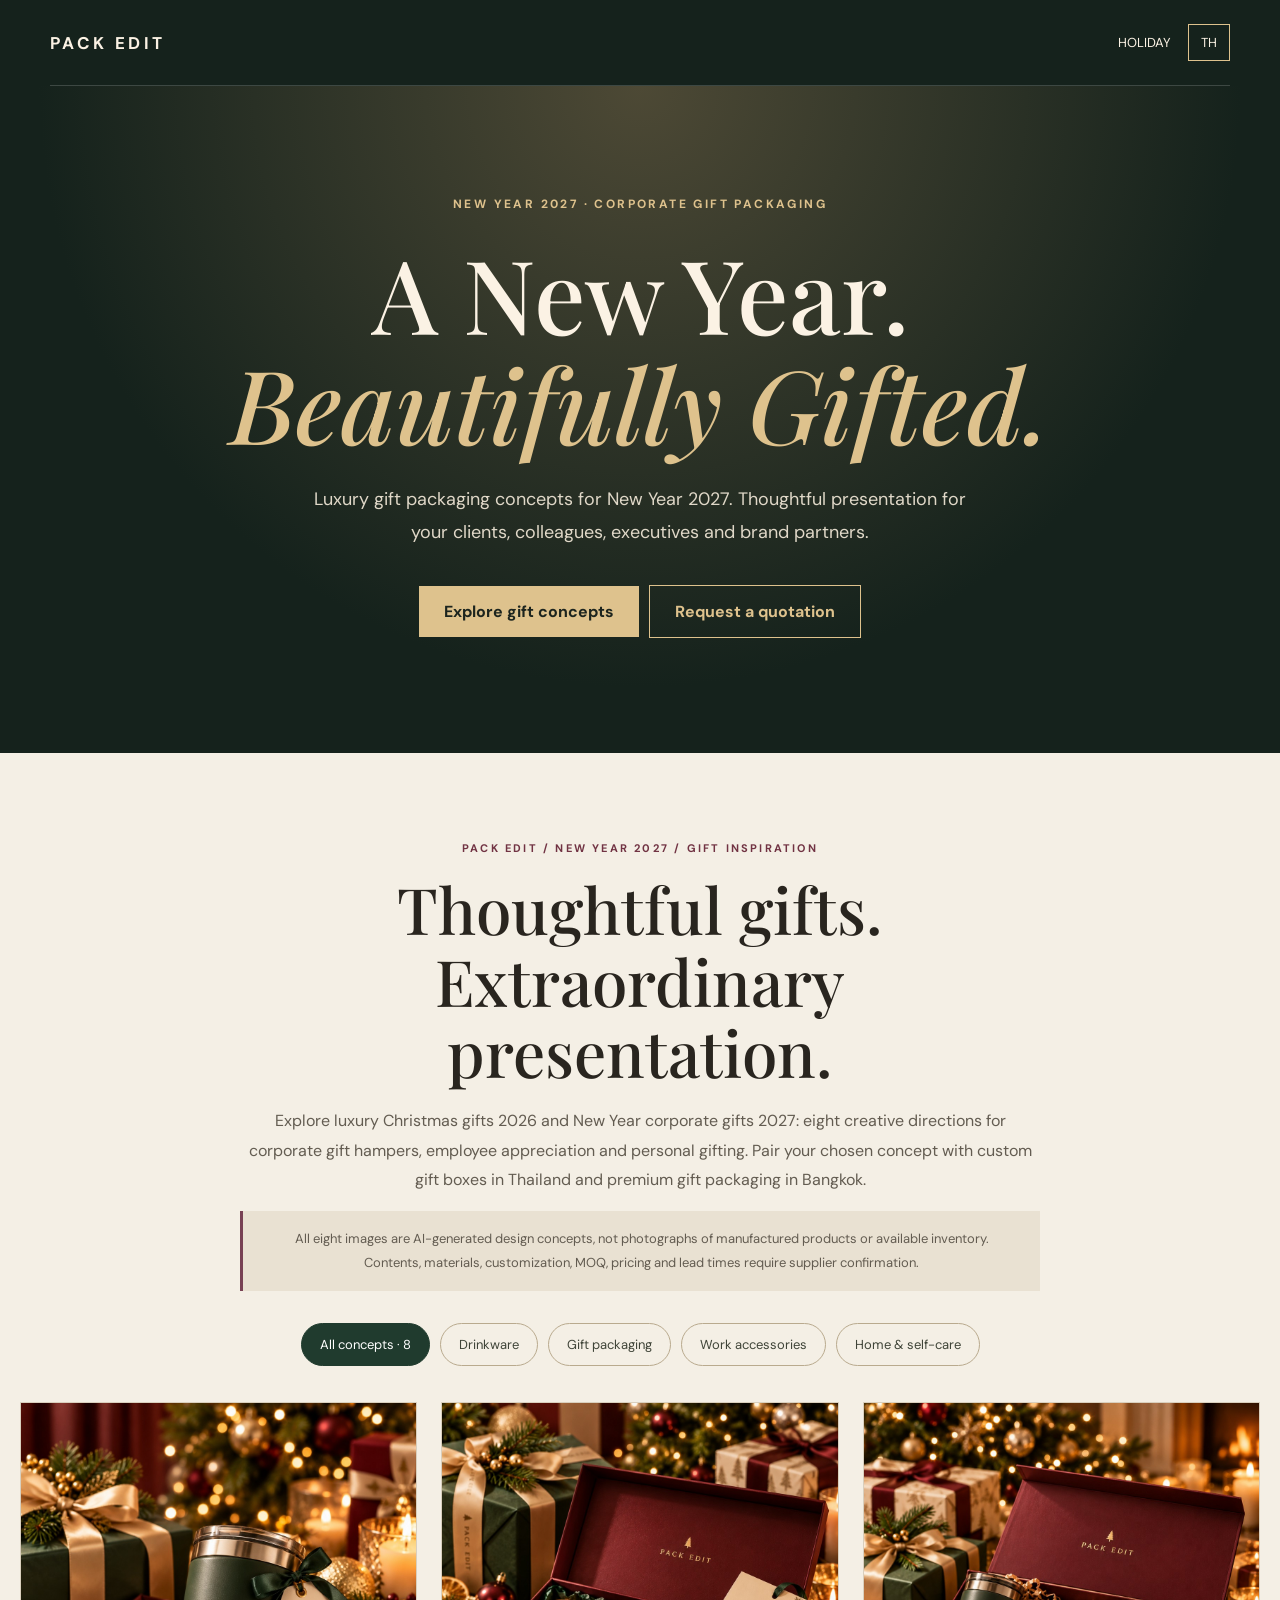
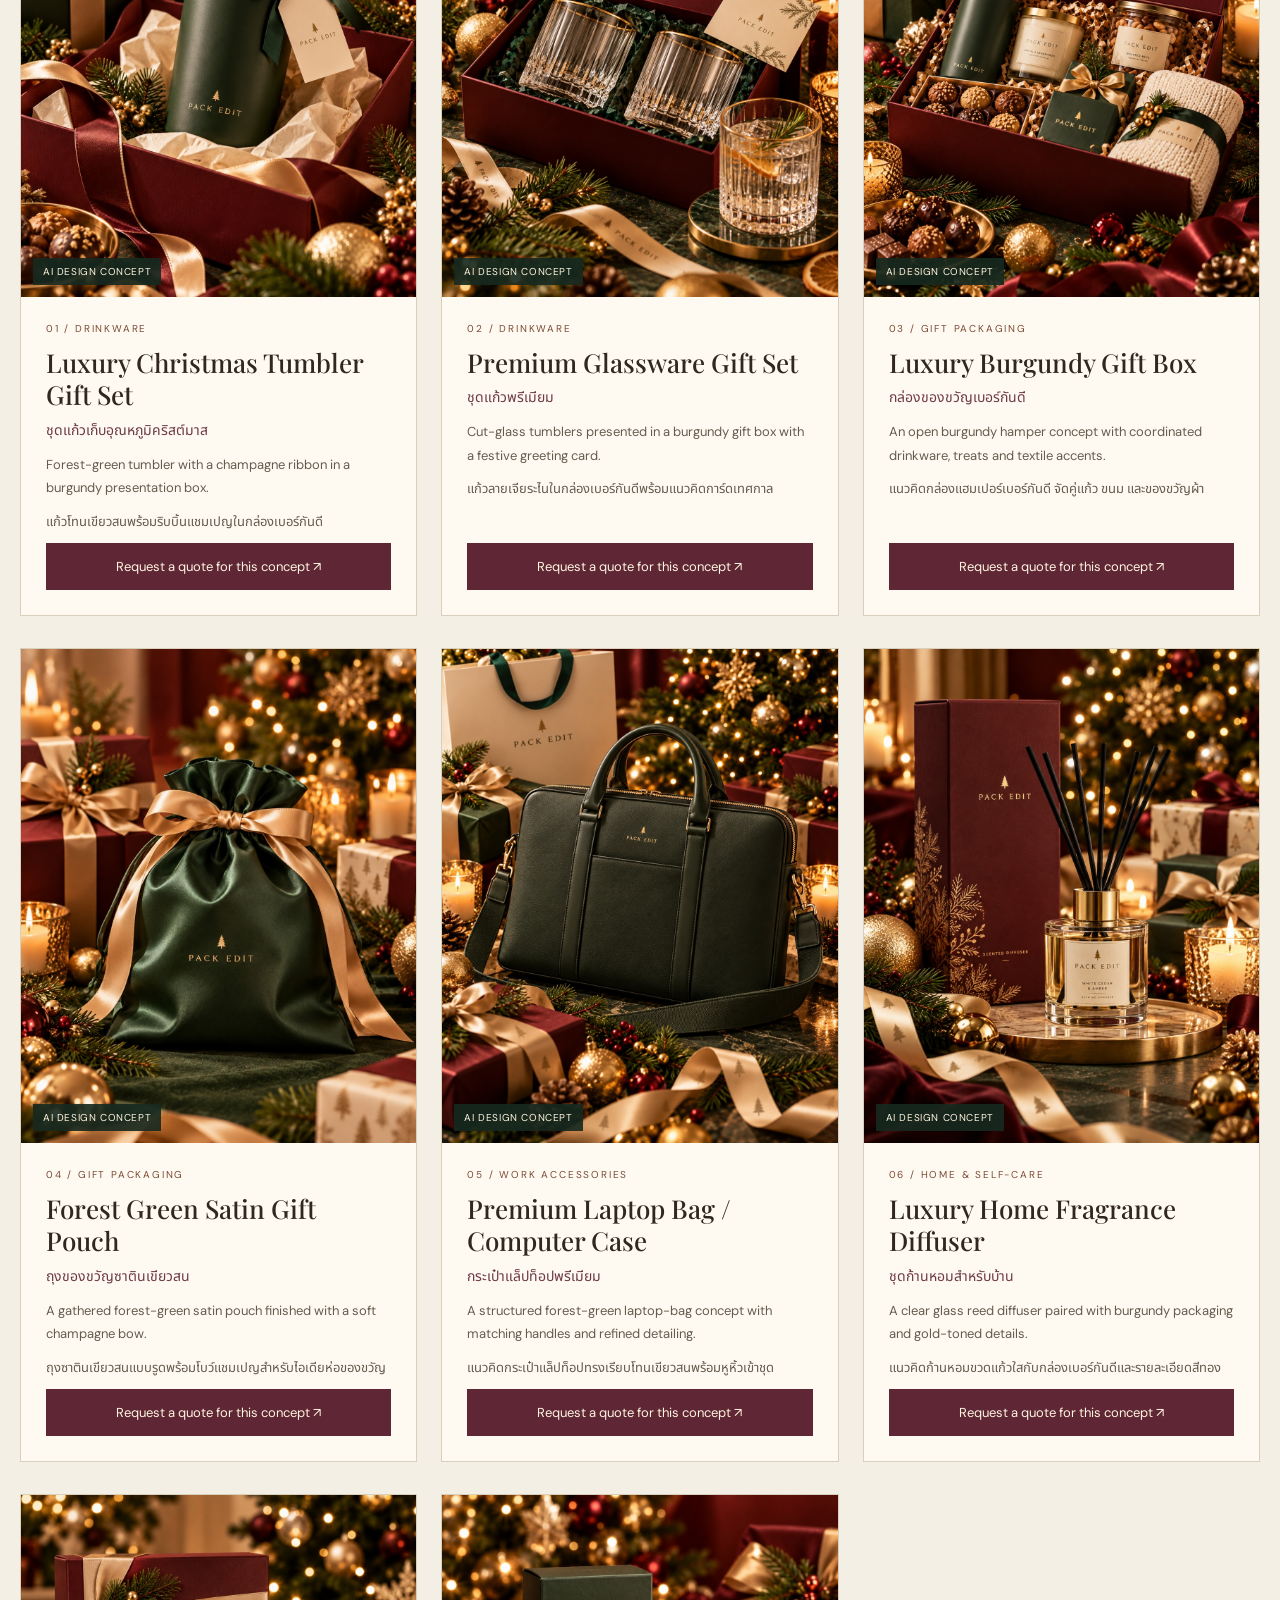
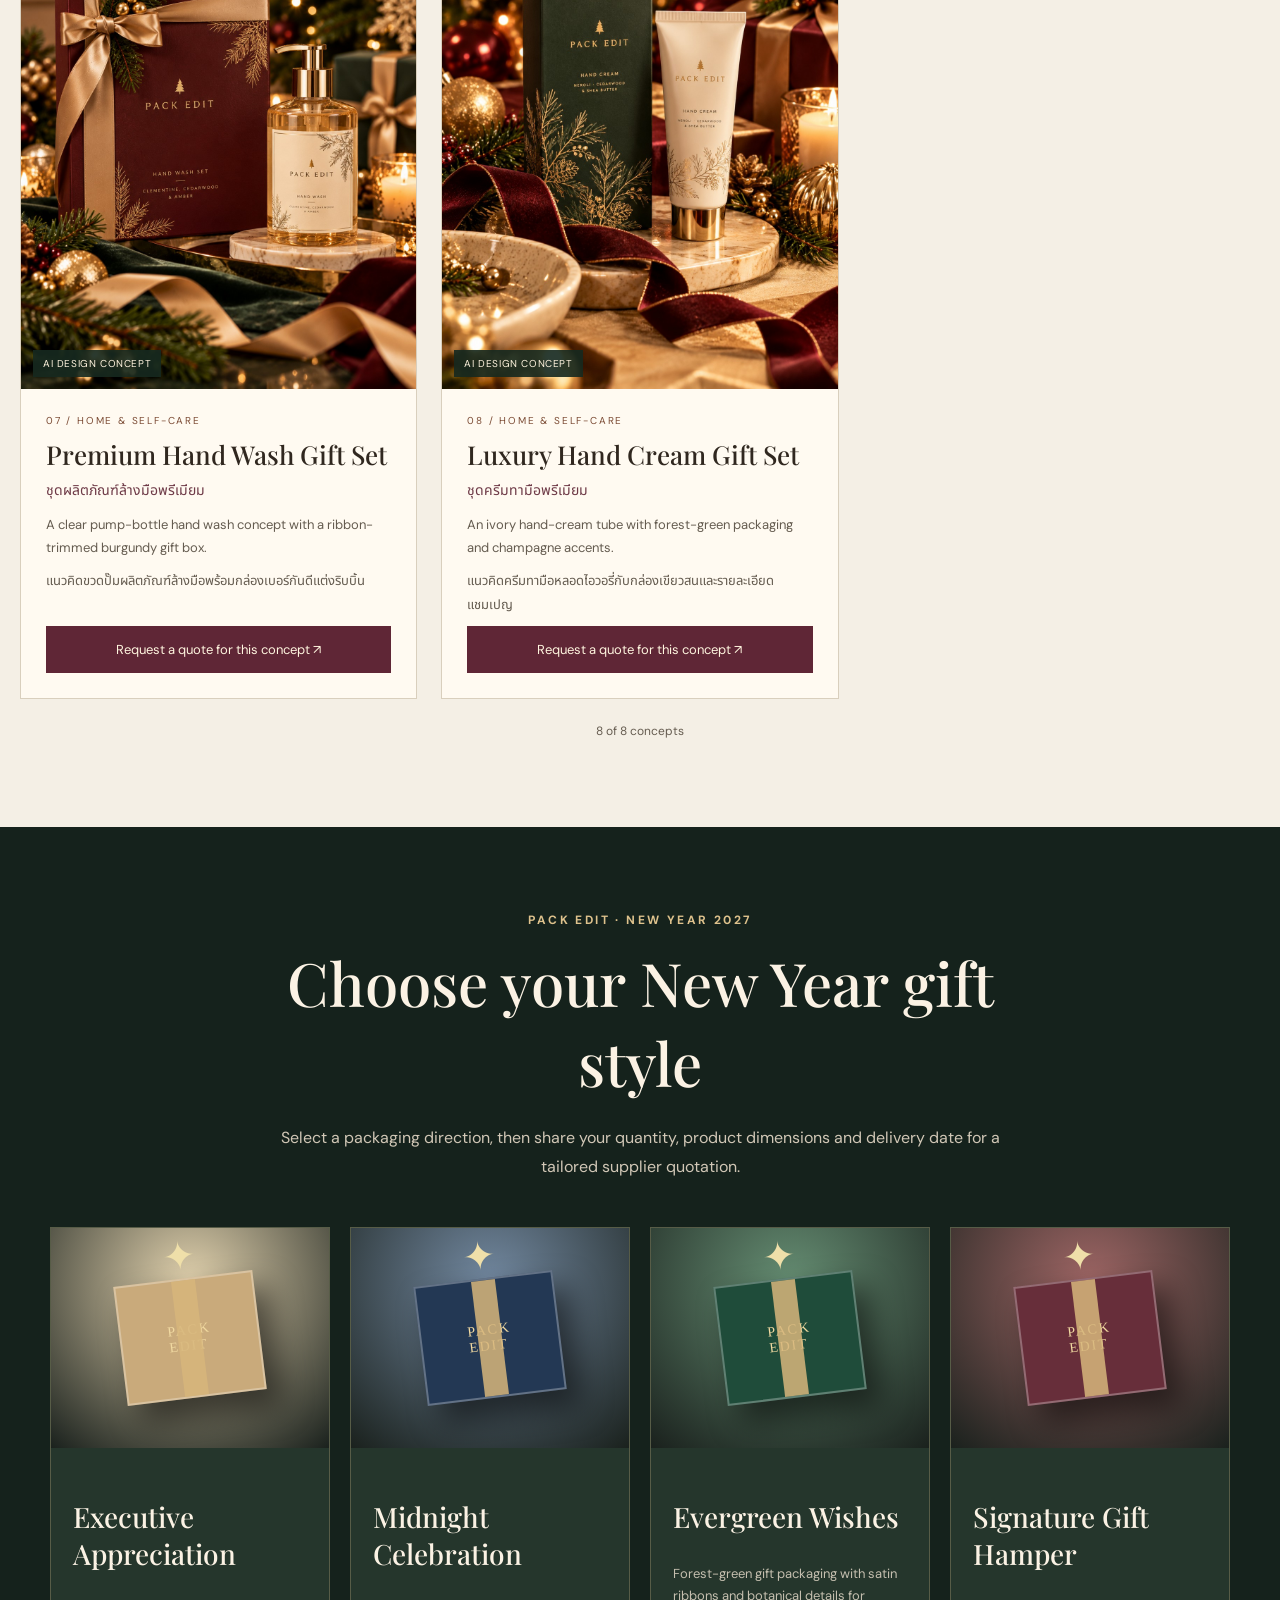
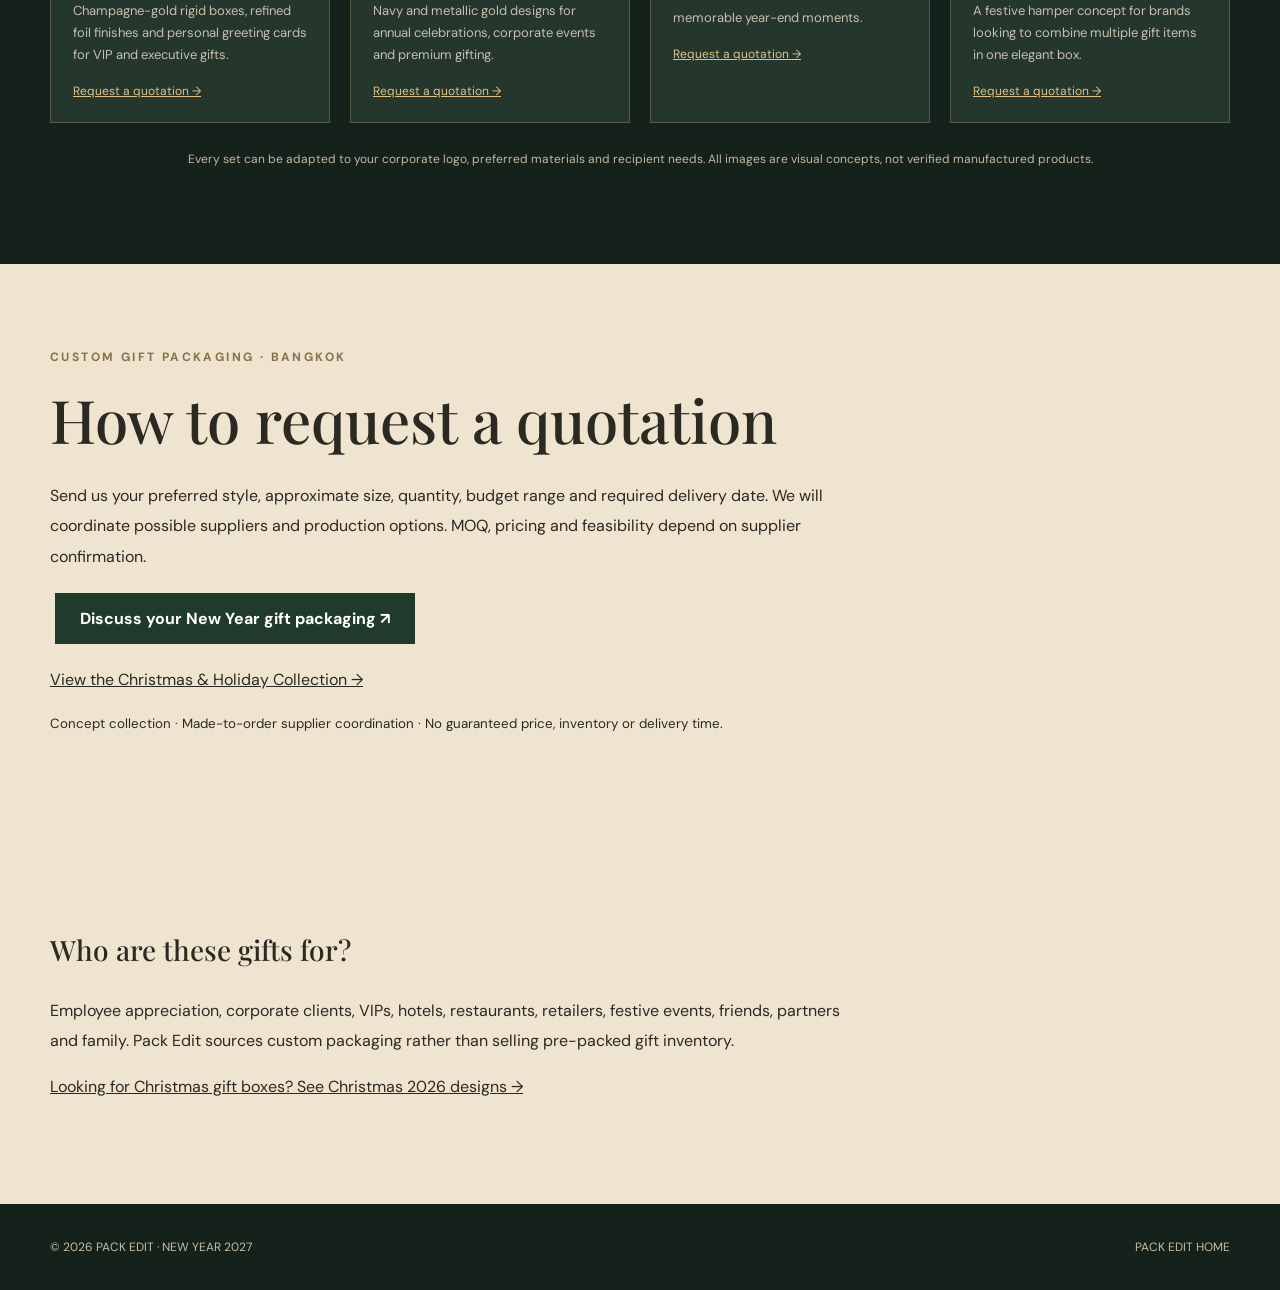
<file: new-year/en/index.html>
<!doctype html><html lang="en"><head><meta charset="utf-8"><meta name="viewport" content="width=device-width,initial-scale=1"><title>New Year 2027 Gift Boxes for Everyone | Pack Edit</title><meta name="description" content="Explore New Year 2027 gift packaging for employees, clients, hotels, shops, friends and family. Bespoke luxury boxes and custom gift sets coordinated in Bangkok."><meta name="robots" content="index,follow,max-image-preview:large"><link rel="canonical" href="https://packaging-service-site-otterandowl-dd.vercel.app/new-year/en/"><link rel="alternate" hreflang="th" href="https://packaging-service-site-otterandowl-dd.vercel.app/new-year/"><link rel="alternate" hreflang="en" href="https://packaging-service-site-otterandowl-dd.vercel.app/new-year/en/"><link rel="alternate" hreflang="x-default" href="https://packaging-service-site-otterandowl-dd.vercel.app/new-year/"><meta property="og:type" content="website"><meta property="og:title" content="New Year 2027 Corporate Gift Boxes & Packaging | Pack Edit"><meta property="og:description" content="Explore premium New Year 2027 corporate gift boxes and custom packaging in Bangkok. Luxury gift sets, branded boxes, bags, ribbons and cards; sourcing and production coordination."><meta property="og:url" content="https://packaging-service-site-otterandowl-dd.vercel.app/new-year/en/"><meta property="og:image" content="https://packaging-service-site-otterandowl-dd.vercel.app/Luxury%20PACK%20EDIT%20Christmas%20Hamper.png"><link rel="preconnect" href="https://fonts.googleapis.com"><link href="https://fonts.googleapis.com/css2?family=DM+Sans:wght@400;500;600&family=Playfair+Display:wght@400;500&family=Noto+Sans+Thai:wght@400;500;600&display=swap" rel="stylesheet"><script type="application/ld+json">{"@context":"https://schema.org","@type":"Service","name":"New Year 2027 Corporate Gift Packaging","description":"Explore premium New Year 2027 corporate gift boxes and custom packaging in Bangkok. Luxury gift sets, branded boxes, bags, ribbons and cards; sourcing and production coordination.","provider":{"@type":"Organization","name":"Pack Edit","url":"https://packaging-service-site-otterandowl-dd.vercel.app/"},"areaServed":{"@type":"Place","name":"Bangkok, Thailand"},"serviceType":"Corporate gift packaging sourcing and production coordination","url":"https://packaging-service-site-otterandowl-dd.vercel.app/new-year/en/"}</script><style>:root{--bg:#15221c;--gold:#dec28d;--cream:#fbf2e4}*{box-sizing:border-box}html{scroll-behavior:smooth}body{margin:0;background:var(--bg);color:var(--cream);font-family:'DM Sans','Noto Sans Thai',sans-serif}a{color:inherit;text-decoration:none}.wrap{max-width:1180px;width:calc(100% - 40px);margin:auto}nav{padding:24px 0;display:flex;justify-content:space-between;align-items:center;gap:15px;border-bottom:1px solid #ffffff2c}nav strong{letter-spacing:.2em;font-size:17px}nav span{display:flex;gap:17px;font-size:13px;align-items:center}.lang{border:1px solid var(--gold);padding:9px 12px}h1,h2,h3{font-family:'Playfair Display','Noto Sans Thai',serif;font-weight:500}h1{font-size:clamp(48px,8vw,108px);line-height:1.07;margin:26px 0}h1 em{color:var(--gold)}h2{font-size:clamp(34px,5vw,60px);margin:14px 0 22px}h3{font-size:28px}.ey{color:var(--gold);font-size:12px;letter-spacing:.2em;font-weight:700}.hero{padding:110px 0;text-align:center;background:radial-gradient(circle at 50% 0,#4d4935,#15221c 65%)}.hero p{font-size:18px;line-height:1.8;max-width:690px;margin:20px auto 32px;color:#e0d8c8}.button{display:inline-block;padding:15px 25px;background:var(--gold);color:#1c241e;font-weight:700;margin:5px}.button.alt{color:var(--gold);background:transparent;border:1px solid var(--gold)}section{padding:85px 0}.intro{text-align:center;max-width:760px;margin:auto auto 45px}.intro p{color:#d1c7b6;line-height:1.8}.grid{display:grid;grid-template-columns:repeat(4,1fr);gap:20px}.card{background:#25362c;border:1px solid #d8bf8e47;overflow:hidden}.visual{height:220px;display:grid;place-items:center;position:relative;background:radial-gradient(circle at 50% 25%,var(--back),#1a211d);overflow:hidden}.gift{width:140px;height:120px;background:var(--tone);border:2px solid #ffffff4a;box-shadow:13px 18px 30px #0008;position:relative;display:grid;place-items:center;color:#f0d9a1;letter-spacing:.13em;font:14px Georgia;transform:rotate(-7deg)}.gift:before{content:"";position:absolute;width:24px;height:100%;background:#d8b77c;opacity:.85}.gift:after{content:"✦";position:absolute;top:-48px;font-size:40px;color:#efdfa9}.card .desc{padding:22px}.card p{color:#c5bfaf;line-height:1.7;font-size:13px}.card a{font-size:12px;color:var(--gold);text-decoration:underline}.end{background:#efe4d0;color:#2a2922}.end p{max-width:800px;line-height:1.9}.end .ey{color:#887049}.end .button{background:#203b2c;color:white}.foot{padding:35px 0;display:flex;justify-content:space-between;font-size:12px;color:#c7bca4}img{max-width:100%}@media(max-width:900px){.grid{grid-template-columns:repeat(2,1fr)}}@media(max-width:560px){.hero{padding:80px 0}.grid{grid-template-columns:1fr}.foot{flex-direction:column;gap:10px}nav span{gap:9px}}</style><link rel="stylesheet" href="/assets/holiday/gallery.css"><script src="/assets/holiday/gallery.js" defer></script><script type="application/ld+json">{"@context":"https://schema.org","@type":"ItemList","name":"Gift design concepts — Christmas 2026 & New Year 2027","itemListElement":[{"@type":"ListItem","position":1,"url":"https://packaging-service-site-otterandowl-dd.vercel.app/new-year/en/#gift-tumbler","name":"Luxury Christmas Tumbler Gift Set","description":"Forest-green tumbler with a champagne ribbon in a burgundy presentation box. AI-generated inspiration only; not available inventory."},{"@type":"ListItem","position":2,"url":"https://packaging-service-site-otterandowl-dd.vercel.app/new-year/en/#gift-glassware","name":"Premium Glassware Gift Set","description":"Cut-glass tumblers presented in a burgundy gift box with a festive greeting card. AI-generated inspiration only; not available inventory."},{"@type":"ListItem","position":3,"url":"https://packaging-service-site-otterandowl-dd.vercel.app/new-year/en/#gift-gift-box","name":"Luxury Burgundy Gift Box","description":"An open burgundy hamper concept with coordinated drinkware, treats and textile accents. AI-generated inspiration only; not available inventory."},{"@type":"ListItem","position":4,"url":"https://packaging-service-site-otterandowl-dd.vercel.app/new-year/en/#gift-pouch","name":"Forest Green Satin Gift Pouch","description":"A gathered forest-green satin pouch finished with a soft champagne bow. AI-generated inspiration only; not available inventory."},{"@type":"ListItem","position":5,"url":"https://packaging-service-site-otterandowl-dd.vercel.app/new-year/en/#gift-laptop-bag","name":"Premium Laptop Bag / Computer Case","description":"A structured forest-green laptop-bag concept with matching handles and refined detailing. AI-generated inspiration only; not available inventory."},{"@type":"ListItem","position":6,"url":"https://packaging-service-site-otterandowl-dd.vercel.app/new-year/en/#gift-diffuser","name":"Luxury Home Fragrance Diffuser","description":"A clear glass reed diffuser paired with burgundy packaging and gold-toned details. AI-generated inspiration only; not available inventory."},{"@type":"ListItem","position":7,"url":"https://packaging-service-site-otterandowl-dd.vercel.app/new-year/en/#gift-hand-wash","name":"Premium Hand Wash Gift Set","description":"A clear pump-bottle hand wash concept with a ribbon-trimmed burgundy gift box. AI-generated inspiration only; not available inventory."},{"@type":"ListItem","position":8,"url":"https://packaging-service-site-otterandowl-dd.vercel.app/new-year/en/#gift-hand-cream","name":"Luxury Hand Cream Gift Set","description":"An ivory hand-cream tube with forest-green packaging and champagne accents. AI-generated inspiration only; not available inventory."}]}</script></head><body><nav class="wrap"><a href="/en/"><strong>PACK EDIT</strong></a><span><a href="/holiday/en/">HOLIDAY</a><a class="lang" href="/new-year/">TH</a></span></nav><header class="hero"><div class="wrap"><div class="ey">NEW YEAR 2027 · CORPORATE GIFT PACKAGING</div><h1>A New Year.<br><em>Beautifully Gifted.</em></h1><p>Luxury gift packaging concepts for New Year 2027. Thoughtful presentation for your clients, colleagues, executives and brand partners.</p><a class="button" href="#styles">Explore gift concepts</a><a class="button alt" href="#enquire">Request a quotation</a></div></header><main><section id="gift-inspiration" class="pe-gallery" data-pe-gallery data-lang="en" aria-labelledby="gift-inspiration-title"><div class="pe-gallery__inner"><div class="pe-gallery__head"><div class="pe-gallery__eyebrow">PACK EDIT / NEW YEAR 2027 / GIFT INSPIRATION</div><h2 id="gift-inspiration-title">Thoughtful gifts.<br>Extraordinary presentation.</h2><p>Explore luxury Christmas gifts 2026 and New Year corporate gifts 2027: eight creative directions for corporate gift hampers, employee appreciation and personal gifting. Pair your chosen concept with custom gift boxes in Thailand and premium gift packaging in Bangkok.</p><p class="pe-gallery__notice">All eight images are AI-generated design concepts, not photographs of manufactured products or available inventory. Contents, materials, customization, MOQ, pricing and lead times require supplier confirmation.</p></div><div class="pe-gallery__filters" role="group" aria-label="Filter gift concepts"><button type="button" class="pe-gallery__filter" data-pe-filter="all" aria-pressed="true">All concepts · 8</button><button type="button" class="pe-gallery__filter" data-pe-filter="drinkware" aria-pressed="false">Drinkware</button><button type="button" class="pe-gallery__filter" data-pe-filter="packaging" aria-pressed="false">Gift packaging</button><button type="button" class="pe-gallery__filter" data-pe-filter="accessories" aria-pressed="false">Work accessories</button><button type="button" class="pe-gallery__filter" data-pe-filter="wellness" aria-pressed="false">Home & self-care</button></div><div class="pe-gallery__grid"><article class="pe-gallery__card" id="gift-tumbler" data-pe-category="drinkware"><figure class="pe-gallery__photo"><img src="/assets/holiday/luxury_christmas_tumbler_gift_set.jpg" width="1122" height="1402" loading="lazy" decoding="async" alt="Forest-green tumbler with a champagne ribbon in a burgundy presentation box. AI-generated design concept."><figcaption class="pe-gallery__badge">AI DESIGN CONCEPT</figcaption></figure><div class="pe-gallery__body"><span class="pe-gallery__category">01 / Drinkware</span><h3>Luxury Christmas Tumbler Gift Set</h3><p class="pe-gallery__thai" lang="th">ชุดแก้วเก็บอุณหภูมิคริสต์มาส</p><p class="pe-gallery__description" lang="en">Forest-green tumbler with a champagne ribbon in a burgundy presentation box.</p><p class="pe-gallery__description" lang="th">แก้วโทนเขียวสนพร้อมริบบิ้นแชมเปญในกล่องเบอร์กันดี</p><a class="pe-gallery__quote" data-pe-gift="tumbler" href="/holiday/en/?gift=tumbler#enquiry">Request a quote for this concept ↗</a></div></article>
<article class="pe-gallery__card" id="gift-glassware" data-pe-category="drinkware"><figure class="pe-gallery__photo"><img src="/assets/holiday/luxury_pack_edit_christmas_gift_set.jpg" width="1122" height="1402" loading="lazy" decoding="async" alt="Cut-glass tumblers presented in a burgundy gift box with a festive greeting card. AI-generated design concept."><figcaption class="pe-gallery__badge">AI DESIGN CONCEPT</figcaption></figure><div class="pe-gallery__body"><span class="pe-gallery__category">02 / Drinkware</span><h3>Premium Glassware Gift Set</h3><p class="pe-gallery__thai" lang="th">ชุดแก้วพรีเมียม</p><p class="pe-gallery__description" lang="en">Cut-glass tumblers presented in a burgundy gift box with a festive greeting card.</p><p class="pe-gallery__description" lang="th">แก้วลายเจียระไนในกล่องเบอร์กันดีพร้อมแนวคิดการ์ดเทศกาล</p><a class="pe-gallery__quote" data-pe-gift="glassware" href="/holiday/en/?gift=glassware#enquiry">Request a quote for this concept ↗</a></div></article>
<article class="pe-gallery__card" id="gift-gift-box" data-pe-category="packaging"><figure class="pe-gallery__photo"><img src="/assets/holiday/luxury_burgundy_christmas_gift_box.jpg" width="1122" height="1402" loading="lazy" decoding="async" alt="An open burgundy hamper concept with coordinated drinkware, treats and textile accents. AI-generated design concept."><figcaption class="pe-gallery__badge">AI DESIGN CONCEPT</figcaption></figure><div class="pe-gallery__body"><span class="pe-gallery__category">03 / Gift packaging</span><h3>Luxury Burgundy Gift Box</h3><p class="pe-gallery__thai" lang="th">กล่องของขวัญเบอร์กันดี</p><p class="pe-gallery__description" lang="en">An open burgundy hamper concept with coordinated drinkware, treats and textile accents.</p><p class="pe-gallery__description" lang="th">แนวคิดกล่องแฮมเปอร์เบอร์กันดี จัดคู่แก้ว ขนม และของขวัญผ้า</p><a class="pe-gallery__quote" data-pe-gift="gift-box" href="/holiday/en/?gift=gift-box#enquiry">Request a quote for this concept ↗</a></div></article>
<article class="pe-gallery__card" id="gift-pouch" data-pe-category="packaging"><figure class="pe-gallery__photo"><img src="/assets/holiday/luxury_green_satin_holiday_gift_pouch.jpg" width="1122" height="1402" loading="lazy" decoding="async" alt="A gathered forest-green satin pouch finished with a soft champagne bow. AI-generated design concept."><figcaption class="pe-gallery__badge">AI DESIGN CONCEPT</figcaption></figure><div class="pe-gallery__body"><span class="pe-gallery__category">04 / Gift packaging</span><h3>Forest Green Satin Gift Pouch</h3><p class="pe-gallery__thai" lang="th">ถุงของขวัญซาตินเขียวสน</p><p class="pe-gallery__description" lang="en">A gathered forest-green satin pouch finished with a soft champagne bow.</p><p class="pe-gallery__description" lang="th">ถุงซาตินเขียวสนแบบรูดพร้อมโบว์แชมเปญสำหรับไอเดียห่อของขวัญ</p><a class="pe-gallery__quote" data-pe-gift="pouch" href="/holiday/en/?gift=pouch#enquiry">Request a quote for this concept ↗</a></div></article>
<article class="pe-gallery__card" id="gift-laptop-bag" data-pe-category="accessories"><figure class="pe-gallery__photo"><img src="/assets/holiday/luxury_forest_green_holiday_briefcase.jpg" width="1122" height="1402" loading="lazy" decoding="async" alt="A structured forest-green laptop-bag concept with matching handles and refined detailing. AI-generated design concept."><figcaption class="pe-gallery__badge">AI DESIGN CONCEPT</figcaption></figure><div class="pe-gallery__body"><span class="pe-gallery__category">05 / Work accessories</span><h3>Premium Laptop Bag / Computer Case</h3><p class="pe-gallery__thai" lang="th">กระเป๋าแล็ปท็อปพรีเมียม</p><p class="pe-gallery__description" lang="en">A structured forest-green laptop-bag concept with matching handles and refined detailing.</p><p class="pe-gallery__description" lang="th">แนวคิดกระเป๋าแล็ปท็อปทรงเรียบโทนเขียวสนพร้อมหูหิ้วเข้าชุด</p><a class="pe-gallery__quote" data-pe-gift="laptop-bag" href="/holiday/en/?gift=laptop-bag#enquiry">Request a quote for this concept ↗</a></div></article>
<article class="pe-gallery__card" id="gift-diffuser" data-pe-category="wellness"><figure class="pe-gallery__photo"><img src="/assets/holiday/luxury_christmas_diffuser_gift_set.jpg" width="1122" height="1402" loading="lazy" decoding="async" alt="A clear glass reed diffuser paired with burgundy packaging and gold-toned details. AI-generated design concept."><figcaption class="pe-gallery__badge">AI DESIGN CONCEPT</figcaption></figure><div class="pe-gallery__body"><span class="pe-gallery__category">06 / Home & self-care</span><h3>Luxury Home Fragrance Diffuser</h3><p class="pe-gallery__thai" lang="th">ชุดก้านหอมสำหรับบ้าน</p><p class="pe-gallery__description" lang="en">A clear glass reed diffuser paired with burgundy packaging and gold-toned details.</p><p class="pe-gallery__description" lang="th">แนวคิดก้านหอมขวดแก้วใสกับกล่องเบอร์กันดีและรายละเอียดสีทอง</p><a class="pe-gallery__quote" data-pe-gift="diffuser" href="/holiday/en/?gift=diffuser#enquiry">Request a quote for this concept ↗</a></div></article>
<article class="pe-gallery__card" id="gift-hand-wash" data-pe-category="wellness"><figure class="pe-gallery__photo"><img src="/assets/holiday/pack_edit_festive_hand_wash_gift_set.jpg" width="1122" height="1402" loading="lazy" decoding="async" alt="A clear pump-bottle hand wash concept with a ribbon-trimmed burgundy gift box. AI-generated design concept."><figcaption class="pe-gallery__badge">AI DESIGN CONCEPT</figcaption></figure><div class="pe-gallery__body"><span class="pe-gallery__category">07 / Home & self-care</span><h3>Premium Hand Wash Gift Set</h3><p class="pe-gallery__thai" lang="th">ชุดผลิตภัณฑ์ล้างมือพรีเมียม</p><p class="pe-gallery__description" lang="en">A clear pump-bottle hand wash concept with a ribbon-trimmed burgundy gift box.</p><p class="pe-gallery__description" lang="th">แนวคิดขวดปั๊มผลิตภัณฑ์ล้างมือพร้อมกล่องเบอร์กันดีแต่งริบบิ้น</p><a class="pe-gallery__quote" data-pe-gift="hand-wash" href="/holiday/en/?gift=hand-wash#enquiry">Request a quote for this concept ↗</a></div></article>
<article class="pe-gallery__card" id="gift-hand-cream" data-pe-category="wellness"><figure class="pe-gallery__photo"><img src="/assets/holiday/luxury_festive_hand_cream_gift_set.jpg" width="1122" height="1402" loading="lazy" decoding="async" alt="An ivory hand-cream tube with forest-green packaging and champagne accents. AI-generated design concept."><figcaption class="pe-gallery__badge">AI DESIGN CONCEPT</figcaption></figure><div class="pe-gallery__body"><span class="pe-gallery__category">08 / Home & self-care</span><h3>Luxury Hand Cream Gift Set</h3><p class="pe-gallery__thai" lang="th">ชุดครีมทามือพรีเมียม</p><p class="pe-gallery__description" lang="en">An ivory hand-cream tube with forest-green packaging and champagne accents.</p><p class="pe-gallery__description" lang="th">แนวคิดครีมทามือหลอดไอวอรี่กับกล่องเขียวสนและรายละเอียดแชมเปญ</p><a class="pe-gallery__quote" data-pe-gift="hand-cream" href="/holiday/en/?gift=hand-cream#enquiry">Request a quote for this concept ↗</a></div></article></div><p class="pe-gallery__count" data-pe-count role="status" aria-live="polite">8 of 8 concepts</p></div></section><section id="styles" class="wrap"><div class="intro"><div class="ey">PACK EDIT · NEW YEAR 2027</div><h2>Choose your New Year gift style</h2><p>Select a packaging direction, then share your quantity, product dimensions and delivery date for a tailored supplier quotation.</p></div><div class="grid"><article class="card"><div class="visual" style="--tone:#c9aa7b;--back:#e2d2ae"><div class="gift">PACK<br>EDIT</div></div><div class="desc"><h3>Executive Appreciation</h3><p>Champagne-gold rigid boxes, refined foil finishes and personal greeting cards for VIP and executive gifts.</p><a href="#enquire">Request a quotation →</a></div></article><article class="card"><div class="visual" style="--tone:#233854;--back:#7389a1"><div class="gift">PACK<br>EDIT</div></div><div class="desc"><h3>Midnight Celebration</h3><p>Navy and metallic gold designs for annual celebrations, corporate events and premium gifting.</p><a href="#enquire">Request a quotation →</a></div></article><article class="card"><div class="visual" style="--tone:#1f4c3a;--back:#668e73"><div class="gift">PACK<br>EDIT</div></div><div class="desc"><h3>Evergreen Wishes</h3><p>Forest-green gift packaging with satin ribbons and botanical details for memorable year-end moments.</p><a href="#enquire">Request a quotation →</a></div></article><article class="card"><div class="visual" style="--tone:#672e3a;--back:#9f6665"><div class="gift">PACK<br>EDIT</div></div><div class="desc"><h3>Signature Gift Hamper</h3><p>A festive hamper concept for brands looking to combine multiple gift items in one elegant box.</p><a href="#enquire">Request a quotation →</a></div></article></div><p style="color:#c6b6a2;font-size:12px;text-align:center;margin-top:28px">Every set can be adapted to your corporate logo, preferred materials and recipient needs. All images are visual concepts, not verified manufactured products.</p></section><section id="enquire" class="end"><div class="wrap"><div class="ey">CUSTOM GIFT PACKAGING · BANGKOK</div><h2>How to request a quotation</h2><p>Send us your preferred style, approximate size, quantity, budget range and required delivery date. We will coordinate possible suppliers and production options. MOQ, pricing and feasibility depend on supplier confirmation.</p><a class="button" href="/en/#quote">Discuss your New Year gift packaging ↗</a><p><a href="/holiday/en/" style="text-decoration:underline">View the Christmas & Holiday Collection →</a></p><small>Concept collection · Made-to-order supplier coordination · No guaranteed price, inventory or delivery time.</small></div></section><section class="end"><div class="wrap"><h3>Who are these gifts for?</h3><p>Employee appreciation, corporate clients, VIPs, hotels, restaurants, retailers, festive events, friends, partners and family. Pack Edit sources custom packaging rather than selling pre-packed gift inventory.</p><p><a href="/holiday/en/" style="text-decoration:underline">Looking for Christmas gift boxes? See Christmas 2026 designs →</a></p></div></section></main><footer class="foot wrap"><span>© 2026 PACK EDIT · NEW YEAR 2027</span><a href="/en/">PACK EDIT HOME</a></footer></body></html>
</file>
<file: assets/holiday/gallery.css>
/* Holiday gift inspiration: scoped to preserve existing pages. */
.pe-gallery{background:#f4efe5;color:#29251f;padding:88px 0}
.pe-gallery *{box-sizing:border-box}.pe-gallery [hidden]{display:none!important}
.pe-gallery__inner{width:min(1240px,calc(100% - 40px));margin:auto}
.pe-gallery__head{max-width:800px;margin:0 auto 32px;text-align:center}
.pe-gallery__eyebrow{font-size:11px;letter-spacing:.2em;text-transform:uppercase;color:#713343;font-weight:700}
.pe-gallery h2{font-size:clamp(36px,5vw,64px);line-height:1.12;margin:18px 0}
.pe-gallery__head p{line-height:1.85;color:#635c51}
.pe-gallery__notice{padding:16px 22px;background:#e9e1d2;border-left:3px solid #784154;font-size:13px}
.pe-gallery__filters{display:flex;flex-wrap:wrap;justify-content:center;gap:10px;margin:28px 0 36px}
.pe-gallery__filter{font:inherit;font-size:13px;border:1px solid #b9aa8e;background:transparent;color:#3f4438;padding:12px 18px;border-radius:28px;cursor:pointer}
.pe-gallery__filter[aria-pressed="true"]{background:#203b2e;color:#fff;border-color:#203b2e}
.pe-gallery__grid{display:grid;grid-template-columns:repeat(3,minmax(0,1fr));gap:32px 24px}
.pe-gallery__card{background:#fffaf1;border:1px solid #d9cfbd;display:flex;flex-direction:column;min-width:0}
.pe-gallery__photo{margin:0;position:relative;background:#351e24;overflow:hidden}
.pe-gallery__photo img{display:block;width:100%;height:auto;aspect-ratio:1122/1402;object-fit:contain;transition:transform .35s}
.pe-gallery__card:hover img{transform:scale(1.025)}
.pe-gallery__badge{position:absolute;bottom:12px;left:12px;background:#17291fe8;color:#fff4df;padding:7px 10px;font-size:10px;letter-spacing:.06em}
.pe-gallery__body{padding:25px;display:flex;flex:1;flex-direction:column}
.pe-gallery__category{font-size:10px;text-transform:uppercase;letter-spacing:.18em;color:#7b4b34}
.pe-gallery h3{font-size:26px;line-height:1.25;margin:12px 0 8px;color:#30271f}
.pe-gallery__thai{font-size:14px;color:#6e3a47;margin:0 0 12px}
.pe-gallery__description{font-size:13px;line-height:1.8;margin:0 0 10px;color:#655c50}
.pe-gallery__quote{display:block;background:#5f2636;color:#fff5df;text-align:center;padding:14px 16px;font-size:13px;text-decoration:none;margin-top:auto;border:1px solid #5f2636}
.pe-gallery a:focus-visible,.pe-gallery button:focus-visible{outline:3px solid #b78631;outline-offset:4px}
.pe-gallery__count{text-align:center;font-size:12px;color:#655c50;margin:24px 0 0}
@media(max-width:1000px){.pe-gallery__grid{grid-template-columns:repeat(2,minmax(0,1fr))}}
@media(max-width:600px){.pe-gallery{padding:58px 0}.pe-gallery__grid{grid-template-columns:1fr;gap:24px}.pe-gallery__body{padding:22px}.pe-gallery__filter{font-size:12px;padding:10px 13px}}
@media(prefers-reduced-motion:reduce){.pe-gallery__photo img{transition:none}.pe-gallery__card:hover img{transform:none}}
</file>
